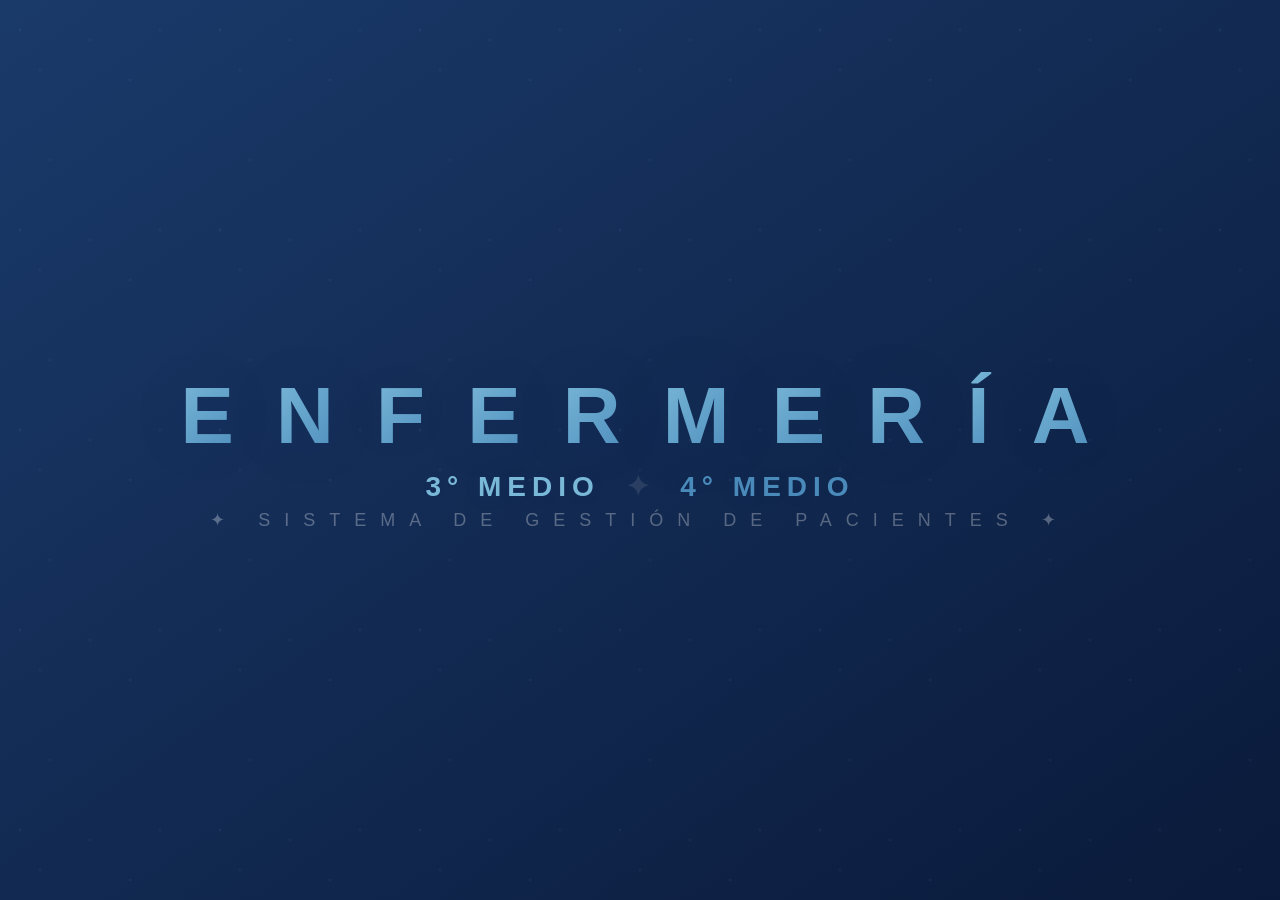
<file: index.html>
<!DOCTYPE html>
<html lang="es">
<head>
    <meta charset="UTF-8">
    <meta name="viewport" content="width=device-width, initial-scale=1.0">
    <title>Menú Principal - Enfermería</title>
    <link rel="stylesheet" href="styles.css">
    <script src="config.js"></script>
</head>
<body>
    <div id="introOverlay">
        <div class="estrellas"></div>
        <div class="polvo-container" id="polvoContainer"></div>
        <div class="linea-luz"></div>
        <div class="linea-luz"></div>
        <div class="linea-luz"></div>
        <div class="intro-titulo" id="introTitulo">
            <span class="letra">E</span>
            <span class="letra">N</span>
            <span class="letra">F</span>
            <span class="letra">E</span>
            <span class="letra">R</span>
            <span class="letra">M</span>
            <span class="letra">E</span>
            <span class="letra">R</span>
            <span class="letra">Í</span>
            <span class="letra">A</span>
        </div>
        <div class="intro-curso">
            <span class="curso-3">3° Medio</span>
            <span class="separador">✦</span>
            <span class="curso-4">4° Medio</span>
        </div>
        <div class="intro-subtitulo">✦ Sistema de Gestión de Pacientes ✦</div>
    </div>

    <div id="menuPrincipal">
        <div class="card text-center">
            <span class="logo-icon">🏥</span>
            <h1>Enfermería</h1>
            <p class="text-muted text-small">Sistema de gestión de pacientes</p>

            <a href="enfermero_login.html">
                <button class="btn btn-success btn-block">🩺 Panel de Enfermero</button>
            </a>
            <a href="admin_login.html">
                <button class="btn btn-danger btn-block">🔐 Panel de Administración</button>
            </a>
            <a href="juego.html">
                <button id="gameLauncher">🎮</button>
            </a>
            <div>
                <span>🔒 Acceso restringido · Solo personal autorizado</span>
            </div>
        </div>
    </div>

    <script>
        let palabraAcumulada = "";
        document.addEventListener('keydown', function(event) {
            const tecla = event.key.toLowerCase();
            if (/[a-z]/.test(tecla)) {
                palabraAcumulada += tecla;
                if (palabraAcumulada.length > 12) palabraAcumulada = palabraAcumulada.slice(-12);
                if (palabraAcumulada.includes("programacion")) {
                    window.location.href = "programacion.html";
                }
            }
        });

        function generarPolvo() {
            const container = document.getElementById('polvoContainer');
            for (let i = 0; i < 40; i++) {
                const polvo = document.createElement('div');
                polvo.className = 'polvo';
                const size = 20 + Math.random() * 60;
                polvo.style.width = size + 'px';
                polvo.style.height = size + 'px';
                polvo.style.left = (Math.random() * 100) + '%';
                polvo.style.top = (30 + Math.random() * 40) + '%';
                polvo.style.animationDelay = (0.8 + Math.random() * 1.5) + 's';
                polvo.style.animationDuration = (1.5 + Math.random() * 2) + 's';
                container.appendChild(polvo);
            }
        }

        function generarImpacto() {
            const container = document.getElementById('introOverlay');
            for (let i = 0; i < 4; i++) {
                const impacto = document.createElement('div');
                impacto.className = 'impacto';
                const size = 100 + Math.random() * 200;
                impacto.style.width = size + 'px';
                impacto.style.height = size + 'px';
                impacto.style.left = (20 + Math.random() * 60) + '%';
                impacto.style.top = (30 + Math.random() * 40) + '%';
                impacto.style.animationDelay = (1.5 + i * 0.3) + 's';
                container.appendChild(impacto);
            }
        }

        window.addEventListener('load', function() {
            if (!sessionStorage.getItem('introMostrada')) {
                sessionStorage.setItem('introMostrada', 'true');
                setTimeout(generarPolvo, 200);
                setTimeout(generarImpacto, 1000);
                setTimeout(function() {
                    document.getElementById('introOverlay').classList.add('oculto');
                    setTimeout(function() {
                        document.getElementById('menuPrincipal').classList.add('visible');
                    }, 300);
                }, 3500);
            } else {
                document.getElementById('introOverlay').classList.add('oculto');
                document.getElementById('menuPrincipal').classList.add('visible');
            }
        });
    </script>
</body>
</html>
</file>
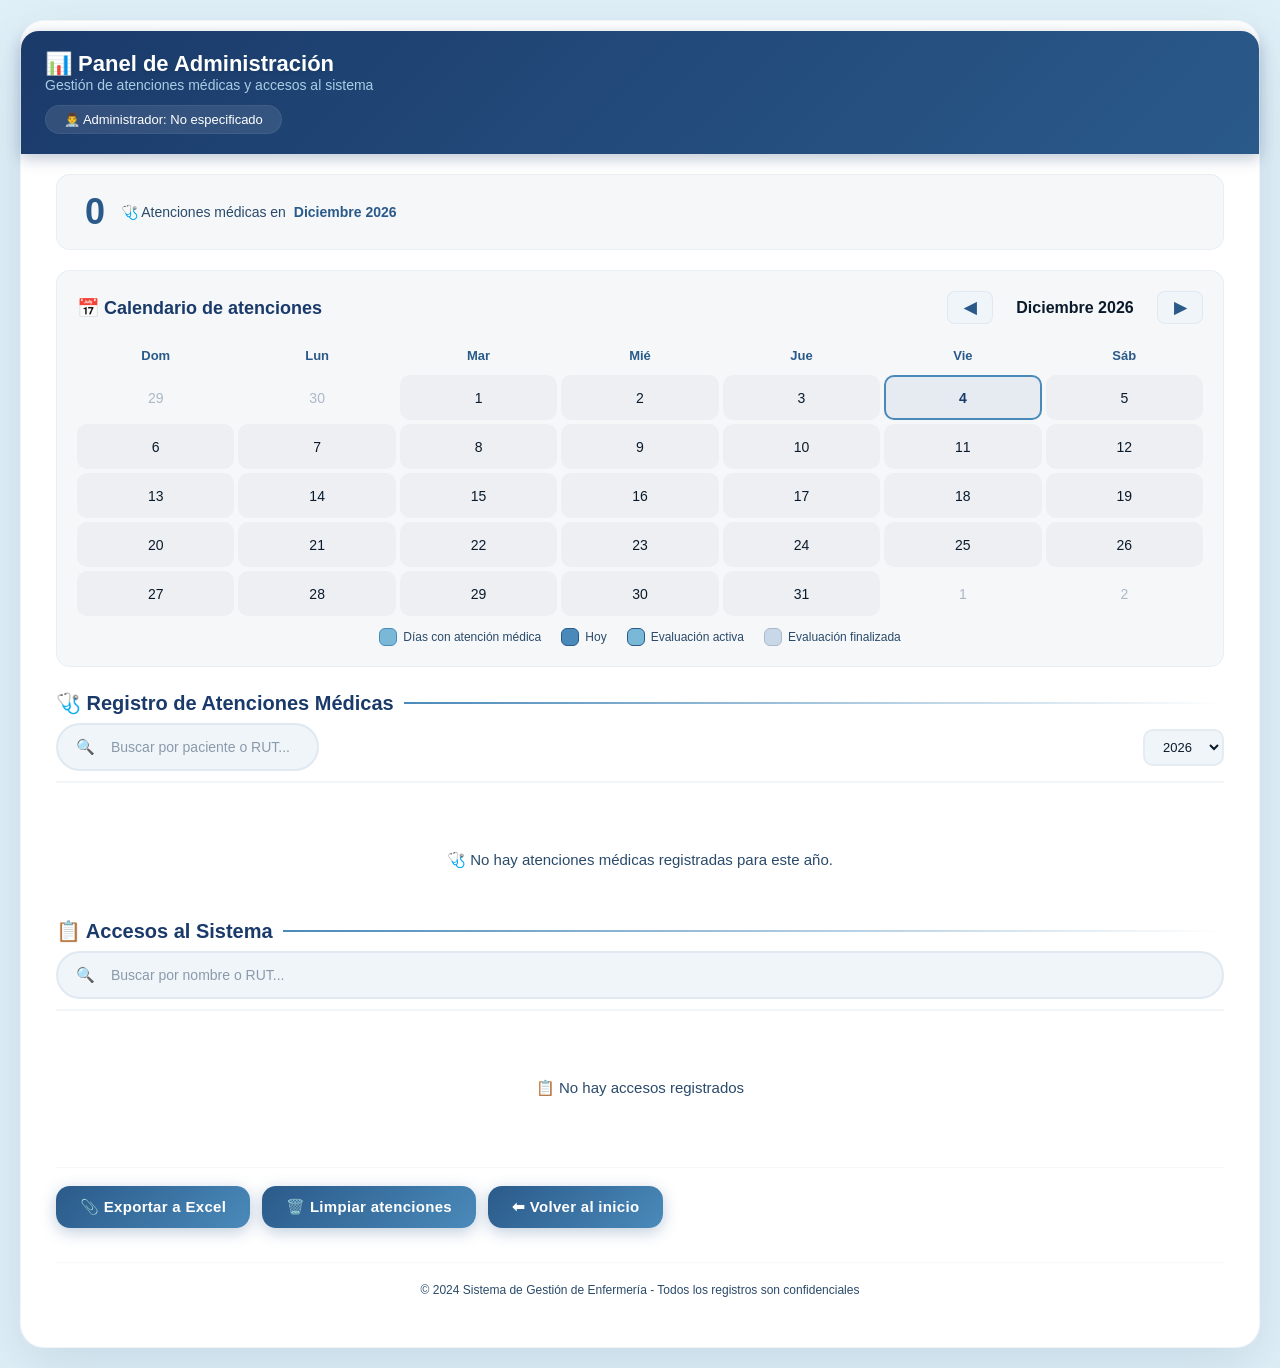
<file: admin.html>
<!DOCTYPE html>
<html lang="es">
<head>
    <meta charset="UTF-8">
    <meta name="viewport" content="width=device-width, initial-scale=1.0">
    <title>Panel de Administración - Enfermería</title>
    <link rel="stylesheet" href="styles.css">
    <script src="https://cdn.sheetjs.com/xlsx-0.20.2/package/dist/xlsx.full.min.js"></script>
    <script src="config.js"></script>
</head>
<body>
    <div class="card panel-container">
        <div class="admin-header">
            <h2>📊 Panel de Administración</h2>
            <p>Gestión de atenciones médicas y accesos al sistema</p>
            <div class="badge">
                👨‍⚕️ Administrador: <span id="adminActual">Cargando...</span>
            </div>
        </div>

        <div class="stat-unica">
            <div class="stat-item">
                <span class="numero" id="totalAtencionesMes">0</span>
                <div class="label">
                    🩺 Atenciones médicas en <span id="mesLabel">Julio 2026</span>
                </div>
            </div>
        </div>

        <div class="calendario-container">
            <div class="calendario-header">
                <h3>📅 Calendario de atenciones</h3>
                <div class="mes-ano">
                    <button onclick="cambiarMes(-1)">◀</button>
                    <span id="mesAnoDisplay">Julio 2026</span>
                    <button onclick="cambiarMes(1)">▶</button>
                </div>
            </div>
            <div class="calendario-grid" id="calendarioGrid"></div>
            <div class="calendario-leyenda">
                <div class="item"><div class="color verde"></div> Días con atención médica</div>
                <div class="item"><div class="color azul"></div> Hoy</div>
                <div class="item"><div class="color naranja"></div> Evaluación activa</div>
                <div class="item"><div class="color gris"></div> Evaluación finalizada</div>
            </div>
        </div>

        <div>
            <h2 class="section-title">🩺 Registro de Atenciones Médicas</h2>
            <div class="busqueda-wrapper">
                <div class="search-box">
                    <span class="search-icon">🔍</span>
                    <input type="text" id="searchAtenciones" placeholder="Buscar por paciente o RUT...">
                </div>
                <div class="filtro-mes">
                    <select id="filtroAnio" onchange="renderAtencionesConPaneles()">
                        <option value="2026">2026</option>
                        <option value="2027">2027</option>
                    </select>
                </div>
            </div>
        </div>
        <hr class="section-divider">
        <div id="tablaAtenciones"></div>

        <div>
            <div>
                <h2 class="section-title">📋 Accesos al Sistema</h2>
                <div class="search-box">
                    <span class="search-icon">🔍</span>
                    <input type="text" id="searchAccesos" placeholder="Buscar por nombre o RUT...">
                </div>
            </div>
            <hr class="section-divider">
            <div class="accesos-wrapper" id="tablaAccesos"></div>
        </div>

        <div class="btn-group">
            <button class="btn btn-success" onclick="exportarExcel()">📎 Exportar a Excel</button>
            <button class="btn btn-danger" onclick="abrirModalLimpieza()">🗑️ Limpiar atenciones</button>
            <button class="btn btn-secondary" onclick="window.location.href='index.html'">⬅ Volver al inicio</button>
        </div>

        <div class="footer">
            © 2024 Sistema de Gestión de Enfermería - Todos los registros son confidenciales
        </div>
    </div>

    <div class="modal-overlay" id="modalDetalle">
        <div class="modal-content">
            <div class="modal-header">
                <h3>📋 Detalle de Atención</h3>
                <button class="close-btn" onclick="cerrarModal()">✕</button>
            </div>
            <div class="modal-body" id="modalBody"></div>
        </div>
    </div>

    <div class="modal-overlay modal-limpieza" id="modalLimpieza">
        <div class="modal-content">
            <div class="modal-header">
                <h3>🧹 Limpiar atenciones médicas</h3>
                <button class="close-btn" onclick="cerrarModalLimpieza()">✕</button>
            </div>
            <div class="aviso-limpieza">
                ⚠️ Esta acción eliminará <strong>TODAS</strong> las atenciones médicas registradas.
                <br>Esta acción es <strong>irreversible</strong>.
            </div>
            <div class="opcion-limpieza" onclick="toggleCheckbox('checkAtenciones')">
                <input type="checkbox" id="checkAtenciones">
                <div class="info">
                    <div class="titulo">🩺 Atenciones médicas</div>
                    <div class="descripcion">Elimina todas las fichas médicas y atenciones registradas</div>
                </div>
            </div>
            <button class="btn-limpiar-seleccion" id="btnLimpiarSeleccion" onclick="ejecutarLimpieza()" disabled>
                🗑️ Eliminar atenciones seleccionadas
            </button>
        </div>
    </div>

    <script>
        let atencionesData = [];
        let enfermerosData = [];
        let adminData = [];
        let fechaActual = new Date();
        let mesActual = fechaActual.getMonth();
        let anoActual = fechaActual.getFullYear();

        const NOMBRES_MESES = ['Enero', 'Febrero', 'Marzo', 'Abril', 'Mayo', 'Junio', 'Julio', 'Agosto', 'Septiembre', 'Octubre', 'Noviembre', 'Diciembre'];

        function cargarDatos() {
            atencionesData = JSON.parse(localStorage.getItem('fichas_medicas')) || [];
            if (atencionesData.length === 0) {
                atencionesData = JSON.parse(localStorage.getItem('atenciones_enfermeria')) || [];
            }
            enfermerosData = JSON.parse(localStorage.getItem('accesos_enfermeros')) || [];
            adminData = JSON.parse(localStorage.getItem('accesos_admin')) || [];
            
            const adminActual = JSON.parse(localStorage.getItem('admin_actual'));
            document.getElementById('adminActual').innerText = adminActual ? adminActual.nombre + ' (' + adminActual.rut + ')' : "No especificado";
            
            renderCalendario();
            renderAtencionesConPaneles();
            renderAccesos();
            actualizarContadorAtenciones();
        }

        function actualizarContadorAtenciones() {
            const atencionesMes = atencionesData.filter(a => {
                if (!a.fecha) return false;
                const fechaParts = a.fecha.split('-');
                if (fechaParts.length !== 3) return false;
                const year = parseInt(fechaParts[0]);
                const month = parseInt(fechaParts[1]) - 1;
                return year === anoActual && month === mesActual;
            });
            document.getElementById('totalAtencionesMes').textContent = atencionesMes.length;
            document.getElementById('mesLabel').textContent = `${NOMBRES_MESES[mesActual]} ${anoActual}`;
        }

        function renderAtencionesConPaneles(filtro = '') {
            const filtroTexto = document.getElementById('searchAtenciones')?.value || '';
            const filtroAnio = parseInt(document.getElementById('filtroAnio')?.value || 2026);
            
            let data = [...atencionesData];
            
            if (filtroTexto) {
                const term = filtroTexto.toLowerCase();
                data = data.filter(a => 
                    (a.nombre && a.nombre.toLowerCase().includes(term)) || 
                    (a.nombrePaciente && a.nombrePaciente.toLowerCase().includes(term)) ||
                    (a.rut && a.rut.includes(term)) ||
                    (a.rutPaciente && a.rutPaciente.includes(term))
                );
            }
            
            data = data.filter(a => {
                if (!a.fecha) return false;
                const year = parseInt(a.fecha.split('-')[0]);
                return year === filtroAnio;
            });
            
            data.sort((a, b) => new Date(b.fecha + ' ' + (b.hora || '00:00')) - new Date(a.fecha + ' ' + (a.hora || '00:00')));
            
            const container = document.getElementById('tablaAtenciones');
            
            if (data.length === 0) {
                container.innerHTML = '<div class="empty-message">🩺 No hay atenciones médicas registradas para este año.</div>';
                return;
            }
            
            const gruposPorMes = {};
            data.forEach(a => {
                if (!a.fecha) return;
                const parts = a.fecha.split('-');
                if (parts.length !== 3) return;
                const year = parseInt(parts[0]);
                const month = parseInt(parts[1]) - 1;
                const key = `${year}-${String(month + 1).padStart(2, '0')}`;
                const label = `${NOMBRES_MESES[month]} ${year}`;
                if (!gruposPorMes[key]) {
                    gruposPorMes[key] = { label, year, month, items: [] };
                }
                gruposPorMes[key].items.push(a);
            });
            
            let html = `<div style="padding:10px 0;"><span class="badge-count">📌 Total de atenciones: ${data.length}</span></div>`;
            
            const keys = Object.keys(gruposPorMes).sort((a, b) => {
                const [ya, ma] = a.split('-').map(Number);
                const [yb, mb] = b.split('-').map(Number);
                if (ya !== yb) return yb - ya;
                return mb - ma;
            });
            
            keys.forEach((key, index) => {
                const grupo = gruposPorMes[key];
                const items = grupo.items;
                const mesLabel = grupo.label;
                const mesId = `mes-${key}`;
                
                if (items.length === 0) return;
                
                html += `
                    <div class="mes-panel">
                        <div class="mes-header" onclick="toggleMes('${mesId}')">
                            <div class="mes-titulo">
                                📅 ${mesLabel}
                                <span class="count">${items.length} atención(es)</span>
                            </div>
                            <div class="mes-flecha" id="flecha-${mesId}">▼</div>
                        </div>
                        <div class="mes-contenido" id="contenido-${mesId}">
                            <div class="padding">
                `;
                
                items.forEach(a => {
                    const fechaMostrar = a.fecha ? new Date(a.fecha + 'T' + (a.hora || '00:00')).toLocaleDateString('es-CL', {
                        day: '2-digit', month: '2-digit', year: 'numeric'
                    }) : a.fechaCompleta || 'Fecha no disponible';
                    const horaMostrar = a.hora || 'Hora no disponible';
                    const nombrePaciente = a.nombre || a.nombrePaciente || 'Paciente';
                    const rutPaciente = a.rut || a.rutPaciente || 'No especificado';
                    const enfermero = a.enfermero_registro || a.enfermero || 'No especificado';
                    const tieneSignos = a.temperatura || a.frecuenciaCardiaca || a.presion || a.saturacion;
                    
                    let imcBadge = '';
                    if (a.imc) {
                        const imcVal = parseFloat(a.imc);
                        if (!isNaN(imcVal)) {
                            if (imcVal < 18.5) imcBadge = `<span class="badge-grave">⚠️ Bajo peso</span>`;
                            else if (imcVal >= 18.5 && imcVal < 25) imcBadge = `<span class="badge-normal">✅ Normal</span>`;
                            else if (imcVal >= 25 && imcVal < 30) imcBadge = `<span class="badge-sobrepeso">⚠️ Sobrepeso</span>`;
                            else if (imcVal >= 30) imcBadge = `<span class="badge-obesidad">🔴 Obesidad</span>`;
                        }
                    }
                    
                    let derivacionBadge = '';
                    if (a.derivacion && a.derivacion !== '' && a.derivacion !== 'No derivado') {
                        derivacionBadge = `<span class="badge-derivacion">🚑 ${a.derivacion}</span>`;
                    }
                    
                    html += `
                        <div class="atencion-item-detalle" onclick="verDetalleCompleto(${a.id})">
                            <div class="header-row">
                                <div>
                                    <span class="fecha">📅 ${fechaMostrar}</span>
                                    <span>🕐 ${horaMostrar}</span>
                                </div>
                                <div>
                                    ${imcBadge}
                                    ${derivacionBadge}
                                </div>
                            </div>
                            <div>
                                <span class="paciente-nombre">👤 ${nombrePaciente}</span>
                                <span>📋 ${rutPaciente}</span>
                                ${a.curso ? `<span style="margin-left:8px; color:#8a9aaa;">📚 ${a.curso}</span>` : ''}
                            </div>
                            <div class="enfermero">👨‍⚕️ Atendido por: <strong>${enfermero}</strong></div>
                            ${tieneSignos ? `
                                <div>
                                    ${a.temperatura ? `<span>🌡️ ${a.temperatura}°C</span>` : ''}
                                    ${a.frecuenciaCardiaca ? `<span>❤️ ${a.frecuenciaCardiaca} lpm</span>` : ''}
                                    ${a.presion ? `<span>💓 ${a.presion} mmHg</span>` : ''}
                                    ${a.saturacion ? `<span>🫁 ${a.saturacion}%</span>` : ''}
                                    ${a.talla ? `<span>📏 ${a.talla} cm</span>` : ''}
                                    ${a.peso ? `<span>⚖️ ${a.peso} kg</span>` : ''}
                                    ${a.imc ? `<span>📊 IMC: ${a.imc}</span>` : ''}
                                </div>
                            ` : ''}
                            ${a.derivacion && a.derivacion !== '' && a.derivacion !== 'No derivado' ? `
                                <div style="color: var(--azul-claro); font-size: 13px; margin-top: 2px;">
                                    🚑 Derivado a: <strong>${a.derivacion}</strong>
                                    ${a.motivoDerivacion ? ` · ${a.motivoDerivacion}` : ''}
                                </div>
                            ` : ''}
                            <div class="resultado">
                                <strong>📝 Resultado:</strong> ${a.resultado || a.descripcion || a.observaciones || 'Sin observaciones'}
                            </div>
                        </div>
                    `;
                });
                
                html += `
                            </div>
                        </div>
                    </div>
                `;
            });
            
            container.innerHTML = html;
            
            if (keys.length > 0) {
                const primerMesId = `mes-${keys[0]}`;
                setTimeout(() => toggleMes(primerMesId), 100);
            }
        }

        function toggleMes(id) {
            const contenido = document.getElementById(`contenido-${id}`);
            const flecha = document.getElementById(`flecha-${id}`);
            if (!contenido) return;
            
            if (contenido.classList.contains('abierto')) {
                contenido.classList.remove('abierto');
                if (flecha) flecha.classList.remove('abierto');
            } else {
                contenido.classList.add('abierto');
                if (flecha) flecha.classList.add('abierto');
            }
        }

        function obtenerTodasLasEvaluaciones() {
            let todas = [];
            
            const evaluacionesActivas = JSON.parse(localStorage.getItem('evaluaciones_activas')) || {};
            for (const [curso, evalData] of Object.entries(evaluacionesActivas)) {
                if (evalData.activo) {
                    todas.push({
                        ...evalData,
                        curso: curso,
                        estado: 'activo',
                        fecha_bloqueo: evalData.fecha_bloqueo || new Date().toLocaleString()
                    });
                }
            }
            
            const historial = JSON.parse(localStorage.getItem('evaluacion_historial')) || [];
            for (const evalData of historial) {
                if (evalData.estado === 'finalizado' || evalData.estado === 'finalizada') {
                    todas.push({
                        ...evalData,
                        estado: 'finalizado',
                        fecha_bloqueo: evalData.fecha_bloqueo || evalData.fecha || new Date().toLocaleString()
                    });
                }
            }
            
            const bloqueo = JSON.parse(localStorage.getItem('evaluacion_bloqueo'));
            if (bloqueo && bloqueo.activo) {
                const yaExiste = todas.some(e => e.fecha_bloqueo === bloqueo.fecha_bloqueo && e.curso === bloqueo.curso);
                if (!yaExiste) {
                    todas.push({
                        ...bloqueo,
                        estado: 'activo',
                        fecha_bloqueo: bloqueo.fecha_bloqueo || new Date().toLocaleString()
                    });
                }
            }
            
            return todas;
        }

        function formatearFecha(fechaStr) {
            try {
                if (fechaStr.includes('/')) {
                    const partes = fechaStr.split(',')[0].trim().split('/');
                    if (partes.length === 3) {
                        const dia = partes[0].padStart(2, '0');
                        const mes = partes[1].padStart(2, '0');
                        const anio = partes[2];
                        return `${anio}-${mes}-${dia}`;
                    }
                }
                const fecha = new Date(fechaStr);
                if (!isNaN(fecha)) {
                    const anio = fecha.getFullYear();
                    const mes = String(fecha.getMonth() + 1).padStart(2, '0');
                    const dia = String(fecha.getDate()).padStart(2, '0');
                    return `${anio}-${mes}-${dia}`;
                }
                return null;
            } catch (e) {
                return null;
            }
        }

        function renderCalendario() {
            const grid = document.getElementById('calendarioGrid');
            const mesDisplay = document.getElementById('mesAnoDisplay');
            mesDisplay.textContent = `${NOMBRES_MESES[mesActual]} ${anoActual}`;
            
            const primerDia = new Date(anoActual, mesActual, 1).getDay();
            const diasEnMes = new Date(anoActual, mesActual + 1, 0).getDate();
            const diasEnMesAnterior = new Date(anoActual, mesActual, 0).getDate();
            
            const diasConAtencion = atencionesData.filter(a => a.fecha).map(a => a.fecha);
            const todasEvaluaciones = obtenerTodasLasEvaluaciones();
            
            const evaluacionesPorFecha = {};
            todasEvaluaciones.forEach(e => {
                if (e.fecha_bloqueo) {
                    const fechaStr = formatearFecha(e.fecha_bloqueo);
                    if (fechaStr) {
                        if (!evaluacionesPorFecha[fechaStr]) {
                            evaluacionesPorFecha[fechaStr] = [];
                        }
                        evaluacionesPorFecha[fechaStr].push(e);
                    }
                }
            });
            
            let html = '';
            const diasSemana = ['Dom', 'Lun', 'Mar', 'Mié', 'Jue', 'Vie', 'Sáb'];
            diasSemana.forEach(d => { html += `<div class="dia-semana">${d}</div>`; });
            
            const inicio = primerDia;
            for (let i = inicio - 1; i >= 0; i--) {
                const dia = diasEnMesAnterior - i;
                html += `<div class="dia vacio otro-mes">${dia}</div>`;
            }
            
            const hoy = new Date();
            const hoyNum = hoy.getDate();
            const hoyMes = hoy.getMonth();
            const hoyAno = hoy.getFullYear();
            
            for (let i = 1; i <= diasEnMes; i++) {
                const fechaStr = `${anoActual}-${String(mesActual + 1).padStart(2, '0')}-${String(i).padStart(2, '0')}`;
                const tieneAtencion = diasConAtencion.includes(fechaStr);
                const cantidad = diasConAtencion.filter(d => d === fechaStr).length;
                const esHoy = (i === hoyNum && mesActual === hoyMes && anoActual === hoyAno);
                
                const evaluacionesEnFecha = evaluacionesPorFecha[fechaStr] || [];
                const tieneEvaluacionActiva = evaluacionesEnFecha.some(e => e.estado === 'activo' || e.activo === true);
                const tieneEvaluacionFinalizada = evaluacionesEnFecha.some(e => e.estado === 'finalizado' || e.estado === 'finalizada');
                
                let clases = 'dia';
                if (esHoy) clases += ' hoy';
                if (tieneAtencion) clases += ' con-atencion';
                if (tieneEvaluacionActiva) clases += ' con-evaluacion-activa';
                if (tieneEvaluacionFinalizada && !tieneEvaluacionActiva) clases += ' con-evaluacion-finalizada';
                
                const badge = cantidad > 1 ? `<span class="badge-cantidad">${cantidad}</span>` : '';
                const indicador = tieneAtencion ? `<span class="indicador">●</span>` : '';
                
                let indicadorEval = '';
                if (tieneEvaluacionActiva) {
                    indicadorEval = `<span class="indicador-eval">🔒</span>`;
                } else if (tieneEvaluacionFinalizada) {
                    indicadorEval = `<span class="indicador-eval">✅</span>`;
                }
                
                const onclick = `verDetalleDia('${fechaStr}')`;
                html += `<div class="${clases}" onclick="${onclick}">${i}${badge}${indicador}${indicadorEval}</div>`;
            }
            
            const totalDias = inicio + diasEnMes;
            const diasRestantes = (7 - (totalDias % 7)) % 7;
            for (let i = 1; i <= diasRestantes; i++) {
                html += `<div class="dia vacio otro-mes">${i}</div>`;
            }
            
            grid.innerHTML = html;
            actualizarContadorAtenciones();
        }

        function cambiarMes(delta) {
            mesActual += delta;
            if (mesActual < 0) { mesActual = 11; anoActual--; }
            else if (mesActual > 11) { mesActual = 0; anoActual++; }
            renderCalendario();
        }

        function verDetalleDia(fecha) {
            const atencionesDia = atencionesData.filter(a => a.fecha === fecha);
            const modalBody = document.getElementById('modalBody');
            
            let html = `<p><strong>📅 ${fecha}</strong></p>`;
            
            const todasEvaluaciones = obtenerTodasLasEvaluaciones();
            const evaluacionesEnFecha = todasEvaluaciones.filter(e => {
                if (!e.fecha_bloqueo) return false;
                const fechaStr = formatearFecha(e.fecha_bloqueo);
                return fechaStr === fecha;
            });
            
            if (evaluacionesEnFecha.length > 0) {
                html += `<div style="margin: 12px 0; padding: 12px; background: rgba(26,58,106,0.04); border-radius: 10px; border: 1px solid rgba(42,90,138,0.06);">`;
                html += `<p style="color: var(--azul-oscuro); font-weight: 600; margin-bottom: 8px;">📋 Evaluaciones en esta fecha:</p>`;
                
                evaluacionesEnFecha.forEach(e => {
                    const esActivo = e.estado === 'activo' || e.activo === true;
                    const estadoClass = esActivo ? 'activo' : 'finalizado';
                    const estadoTexto = esActivo ? '🔴 En curso' : '✅ Finalizada';
                    const campos = e.campos_bloqueados || [];
                    const nombresCampos = campos.map(c => {
                        const map = {
                            'temperatura': '🌡️ Temperatura',
                            'frecuencia_cardiaca': '❤️ Frecuencia Cardiaca',
                            'presion': '💓 Presión',
                            'saturacion': '🫁 Saturación O₂',
                            'datos_personales': '👤 Datos Personales',
                            'antecedentes': '📋 Antecedentes',
                            'resultado': '📝 Resultado',
                            'guardar': '💾 Guardar',
                            'fiebre': '🌡️ Fiebre',
                            'imc': '📊 IMC',
                            'derivacion': '🚑 Derivación'
                        };
                        return map[c] || c;
                    }).join(', ');
                    
                    html += `
                        <div class="detalle-evaluacion ${!esActivo ? 'finalizada' : ''}">
                            <div>
                                <span class="curso-tag">📚 ${e.curso || 'Curso'}</span>
                                <span class="estado-badge ${estadoClass}">${estadoTexto}</span>
                            </div>
                            <div class="admin-nombre">👤 ${e.admin || 'Administrador'}</div>
                            <div class="campos-lista">🚫 Elementos bloqueados: ${nombresCampos || 'Ninguno'}</div>
                            <div style="color: #8a9aaa; font-size: 12px; margin-top: 4px;">
                                ⏱️ ${e.duracion || '--'} min · 🕐 ${e.hora_inicio || '--'}
                                ${e.fecha_fin ? ` · ✅ Finalizó: ${e.fecha_fin}` : ''}
                            </div>
                        </div>
                    `;
                });
                
                html += `</div>`;
            }
            
            if (atencionesDia.length > 0) {
                html += `<p style="color: var(--azul-oscuro); font-weight: 600; margin: 12px 0 8px 0;">🩺 Atenciones médicas (${atencionesDia.length}):</p>`;
                atencionesDia.forEach(a => {
                    html += `
                        <div style="background: rgba(26,58,106,0.03); border-radius: 8px; padding: 10px 14px; margin-bottom: 6px; border-left: 3px solid var(--azul-claro); cursor:pointer;" onclick="verDetalleCompleto(${a.id})">
                            <div style="display: flex; justify-content: space-between; flex-wrap: wrap; gap: 4px;">
                                <span style="font-weight: 600; color: var(--texto-oscuro);">${a.nombre || a.nombrePaciente || 'Paciente'}</span>
                                <span style="color: #8a9aaa; font-size: 13px;">${a.hora || 'Hora no registrada'}</span>
                            </div>
                            <div style="color: #8a9aaa; font-size: 13px;">👨‍⚕️ ${a.enfermero_registro || a.enfermero || 'No especificado'}</div>
                            ${a.talla || a.peso || a.imc ? `<div style="color: var(--texto-medio); font-size: 12px; margin-top: 2px;">📏 ${a.talla || 'N/E'} cm · ⚖️ ${a.peso || 'N/E'} kg · 📊 IMC: ${a.imc || 'N/E'}</div>` : ''}
                            ${a.derivacion && a.derivacion !== '' && a.derivacion !== 'No derivado' ? `<div style="color: var(--azul-claro); font-size: 12px;">🚑 ${a.derivacion}</div>` : ''}
                            <div style="color: var(--texto-medio); font-size: 13px; margin-top: 4px;">📝 ${a.resultado || a.descripcion || 'Sin observaciones'}</div>
                        </div>
                    `;
                });
            }
            
            if (atencionesDia.length === 0 && evaluacionesEnFecha.length === 0) {
                html += `<div class="empty-message" style="padding: 20px;">📭 No hay atenciones ni evaluaciones registradas para este día.</div>`;
            }
            
            modalBody.innerHTML = html;
            document.getElementById('modalDetalle').classList.add('active');
        }

        function verDetalleCompleto(id) {
            const atencion = atencionesData.find(a => a.id === id);
            if (!atencion) { alert("No se encontró la atención"); return; }
            const modalBody = document.getElementById('modalBody');
            
            let estadoImc = atencion.estadoImc || '';
            let imcBadge = '';
            if (atencion.imc) {
                const imcVal = parseFloat(atencion.imc);
                if (!isNaN(imcVal)) {
                    if (imcVal < 18.5) imcBadge = '⚠️ Bajo peso';
                    else if (imcVal >= 18.5 && imcVal < 25) imcBadge = '✅ Normal';
                    else if (imcVal >= 25 && imcVal < 30) imcBadge = '⚠️ Sobrepeso';
                    else if (imcVal >= 30) imcBadge = '🔴 Obesidad';
                }
            }
            
            let tempGrave = '';
            if (atencion.temperatura) {
                const temp = parseFloat(atencion.temperatura);
                if (!isNaN(temp)) {
                    if (temp < 35 || temp > 39) tempGrave = '<span class="badge-grave">⚠️ Crítica</span>';
                    else if (temp >= 37.5 && temp <= 38.9) tempGrave = '<span class="badge-sobrepeso">⚠️ Atención</span>';
                    else tempGrave = '<span class="badge-normal">✅ Normal</span>';
                }
            }
            
            const campos = [
                { etiqueta: '👤 Paciente', valor: atencion.nombre || atencion.nombrePaciente || 'No especificado' },
                { etiqueta: '📋 RUT', valor: atencion.rut || atencion.rutPaciente || 'No especificado' },
                { etiqueta: '📅 Fecha', valor: atencion.fecha || 'No especificada' },
                { etiqueta: '🕐 Hora', valor: atencion.hora || 'No especificada' },
                { etiqueta: '👨‍⚕️ Enfermero', valor: atencion.enfermero_registro || atencion.enfermero || 'No especificado' },
                { etiqueta: '🎂 Edad', valor: atencion.edad || 'No especificada' },
                { etiqueta: '📚 Curso', valor: atencion.curso || 'No especificado' },
                { etiqueta: '📍 Dirección', valor: atencion.direccion || 'No especificada' },
                { etiqueta: '👤 Encargado', valor: atencion.encargado || 'No especificado' },
                { etiqueta: '📋 Antecedentes familiares', valor: atencion.antecedentesFamiliares || 'No registrados' },
                { etiqueta: '📋 Antecedentes mórbidos', valor: atencion.antecedentesMorbidos || 'No registrados' },
                { etiqueta: '🌡️ Temperatura', valor: atencion.temperatura ? atencion.temperatura + ' °C ' + tempGrave : 'No registrada' },
                { etiqueta: '❤️ Frecuencia Cardíaca', valor: atencion.frecuenciaCardiaca ? atencion.frecuenciaCardiaca + ' lpm' : 'No registrada' },
                { etiqueta: '💓 Presión', valor: atencion.presion ? atencion.presion + ' mmHg' : 'No registrada' },
                { etiqueta: '🫁 Saturación O₂', valor: atencion.saturacion ? atencion.saturacion + ' %' : 'No registrada' },
                { etiqueta: '📏 Talla', valor: atencion.talla ? atencion.talla + ' cm' : 'No registrada' },
                { etiqueta: '⚖️ Peso', valor: atencion.peso ? atencion.peso + ' kg' : 'No registrado' },
                { etiqueta: '📊 IMC', valor: atencion.imc ? atencion.imc + ' ' + imcBadge : 'No registrado' },
                { etiqueta: '📌 Estado IMC', valor: estadoImc || 'No especificado' },
                { etiqueta: '🚑 Derivación', valor: atencion.derivacion || 'No derivado' },
                { etiqueta: '📝 Motivo derivación', valor: atencion.motivoDerivacion || 'Sin motivo' },
                { etiqueta: '📝 Resultado', valor: atencion.resultado || atencion.descripcion || atencion.observaciones || 'Sin observaciones' },
                { etiqueta: '📅 Fecha registro', valor: atencion.fecha_registro || 'No especificada' }
            ];
            
            let html = '';
            campos.forEach(c => {
                let style = '';
                if (c.etiqueta === '📊 IMC' && atencion.imc) {
                    const imcVal = parseFloat(atencion.imc);
                    if (!isNaN(imcVal)) {
                        if (imcVal < 18.5 || imcVal >= 30) style = 'color: #1a3a6a; font-weight: 700;';
                        else if (imcVal >= 25 && imcVal < 30) style = 'color: #2a5a8a; font-weight: 700;';
                        else style = 'color: #4a8aba; font-weight: 700;';
                    }
                }
                if (c.etiqueta === '🌡️ Temperatura' && atencion.temperatura) {
                    const temp = parseFloat(atencion.temperatura);
                    if (!isNaN(temp)) {
                        if (temp < 35 || temp > 39) style = 'color: #1a3a6a; font-weight: 700;';
                        else if (temp >= 37.5) style = 'color: #2a5a8a; font-weight: 700;';
                        else style = 'color: #4a8aba;';
                    }
                }
                html += `<div class="campo"><span class="etiqueta">${c.etiqueta}</span><span class="valor" style="${style}">${c.valor}</span></div>`;
            });
            
            modalBody.innerHTML = html;
            document.getElementById('modalDetalle').classList.add('active');
        }

        function renderAccesos(filtro = '') {
            let accesosCombinados = [];
            enfermerosData.forEach(e => {
                accesosCombinados.push({
                    id: e.id,
                    nombre: e.nombre || 'Enfermero',
                    rut: e.rut || 'N/E',
                    fecha: e.fecha || 'N/E',
                    tipo: '🩺 Enfermero',
                    clase: 'badge-enfermero',
                    accion: e.accion || 'Acceso'
                });
            });
            adminData.forEach(a => {
                accesosCombinados.push({
                    id: a.id,
                    nombre: 'Administrador',
                    rut: a.rutAdmin || a.rut || 'N/E',
                    fecha: a.fecha || 'N/E',
                    tipo: '🔐 Administrador',
                    clase: 'badge-admin',
                    accion: a.accion || 'Acceso'
                });
            });
            accesosCombinados.sort((a, b) => new Date(b.fecha) - new Date(a.fecha));
            if (filtro) {
                const term = filtro.toLowerCase();
                accesosCombinados = accesosCombinados.filter(a => 
                    a.nombre.toLowerCase().includes(term) || 
                    a.rut.includes(term)
                );
            }
            const container = document.getElementById('tablaAccesos');
            if (accesosCombinados.length === 0) {
                container.innerHTML = '<div class="empty-message">📋 No hay accesos registrados</div>';
                return;
            }
            let html = `<div style="padding:10px 0;"><span class="badge-count">📌 Total de accesos: ${accesosCombinados.length}</span></div>
                <table class="tabla-accesos">
                    <thead><tr><th>ID</th><th>Tipo</th><th>Nombre</th><th>RUT</th><th>Fecha</th><th>Acción</th></tr></thead>
                    <tbody>`;
            accesosCombinados.forEach(a => {
                html += `<tr>
                    <td>${a.id}</td>
                    <td><span class="badge-tipo ${a.clase}">${a.tipo}</span></td>
                    <td>${a.nombre}</td>
                    <td>${a.rut}</td>
                    <td>${a.fecha}</td>
                    <td>${a.accion}</td>
                </tr>`;
            });
            html += '</tbody></table>';
            container.innerHTML = html;
        }

        document.getElementById('searchAtenciones').addEventListener('keyup', function() { 
            renderAtencionesConPaneles(this.value); 
        });
        document.getElementById('searchAccesos').addEventListener('keyup', function() { 
            renderAccesos(this.value); 
        });

        function cerrarModal() { document.getElementById('modalDetalle').classList.remove('active'); }
        document.getElementById('modalDetalle').addEventListener('click', function(e) { 
            if (e.target === this) cerrarModal(); 
        });

        function abrirModalLimpieza() {
            document.getElementById('modalLimpieza').classList.add('active');
            document.getElementById('checkAtenciones').checked = false;
            document.getElementById('btnLimpiarSeleccion').disabled = true;
        }
        function cerrarModalLimpieza() { document.getElementById('modalLimpieza').classList.remove('active'); }
        function toggleCheckbox(id) { const cb = document.getElementById(id); cb.checked = !cb.checked; actualizarBotonLimpieza(); }
        function actualizarBotonLimpieza() {
            const cb = document.getElementById('checkAtenciones');
            document.getElementById('btnLimpiarSeleccion').disabled = !cb.checked;
        }
        document.getElementById('checkAtenciones').addEventListener('change', actualizarBotonLimpieza);
        document.getElementById('modalLimpieza').addEventListener('click', function(e) { 
            if (e.target === this) cerrarModalLimpieza(); 
        });

        function ejecutarLimpieza() {
            if (!document.getElementById('checkAtenciones').checked) {
                alert("❌ Seleccione las atenciones para eliminar.");
                return;
            }
            if (!confirm("⚠️ ¿Está seguro de eliminar TODAS las atenciones médicas? Esta acción es irreversible.")) return;
            localStorage.removeItem('fichas_medicas');
            localStorage.removeItem('atenciones_enfermeria');
            cerrarModalLimpieza();
            cargarDatos();
            alert("✅ Atenciones médicas eliminadas correctamente.");
        }

        function exportarExcel() {
            const data = atencionesData.map(a => ({
                ID: a.id,
                Paciente: a.nombre || a.nombrePaciente || 'No especificado',
                RUT: a.rut || a.rutPaciente || 'No especificado',
                Fecha: a.fecha || 'No especificada',
                Hora: a.hora || 'No especificada',
                Enfermero: a.enfermero_registro || a.enfermero || 'No especificado',
                Edad: a.edad || 'No especificada',
                Curso: a.curso || 'No especificado',
                Direccion: a.direccion || 'No especificada',
                Encargado: a.encargado || 'No especificado',
                Antecedentes_Familiares: a.antecedentesFamiliares || 'No registrados',
                Antecedentes_Morbidos: a.antecedentesMorbidos || 'No registrados',
                Temperatura: a.temperatura || 'No registrada',
                Frecuencia_Cardiaca: a.frecuenciaCardiaca || 'No registrada',
                Presion: a.presion || 'No registrada',
                Saturacion_O2: a.saturacion || 'No registrada',
                Talla_cm: a.talla || 'No registrada',
                Peso_kg: a.peso || 'No registrado',
                IMC: a.imc || 'No registrado',
                Estado_IMC: a.estadoImc || 'No especificado',
                Derivacion: a.derivacion || 'No derivado',
                Motivo_Derivacion: a.motivoDerivacion || 'Sin motivo',
                Resultado: a.resultado || a.descripcion || a.observaciones || 'Sin observaciones',
                Fecha_Registro: a.fecha_registro || 'No especificada'
            }));
            const ws = XLSX.utils.json_to_sheet(data);
            ws['!cols'] = [
                {wch:10},{wch:25},{wch:15},{wch:12},{wch:10},{wch:20},
                {wch:10},{wch:15},{wch:25},{wch:20},{wch:30},{wch:30},
                {wch:12},{wch:15},{wch:12},{wch:12},{wch:12},{wch:12},
                {wch:12},{wch:20},{wch:25},{wch:25},{wch:40},{wch:22}
            ];
            const wb = XLSX.utils.book_new();
            XLSX.utils.book_append_sheet(wb, ws, 'Atenciones_Medicas');
            const fecha = new Date().toISOString().slice(0,19).replace(/:/g, '-');
            XLSX.writeFile(wb, `atenciones_medicas_${fecha}.xlsx`);
            alert("✅ Atenciones exportadas a Excel");
        }

        function sincronizarEvaluaciones() {
            const evaluacionesActivas = JSON.parse(localStorage.getItem('evaluaciones_activas')) || {};
            const historial = JSON.parse(localStorage.getItem('evaluacion_historial')) || [];
            
            for (const [curso, evalData] of Object.entries(evaluacionesActivas)) {
                if (evalData.activo) {
                    const yaExiste = historial.some(h => 
                        h.curso === curso && 
                        h.fecha_bloqueo === evalData.fecha_bloqueo &&
                        h.estado === 'activo'
                    );
                    if (!yaExiste) {
                        historial.push({
                            ...evalData,
                            curso: curso,
                            estado: 'activo'
                        });
                    }
                }
            }
            
            localStorage.setItem('evaluacion_historial', JSON.stringify(historial));
        }

        sincronizarEvaluaciones();
        cargarDatos();

        setInterval(() => {
            sincronizarEvaluaciones();
            renderCalendario();
        }, 5000);
    </script>
</body>
</html>
</file>
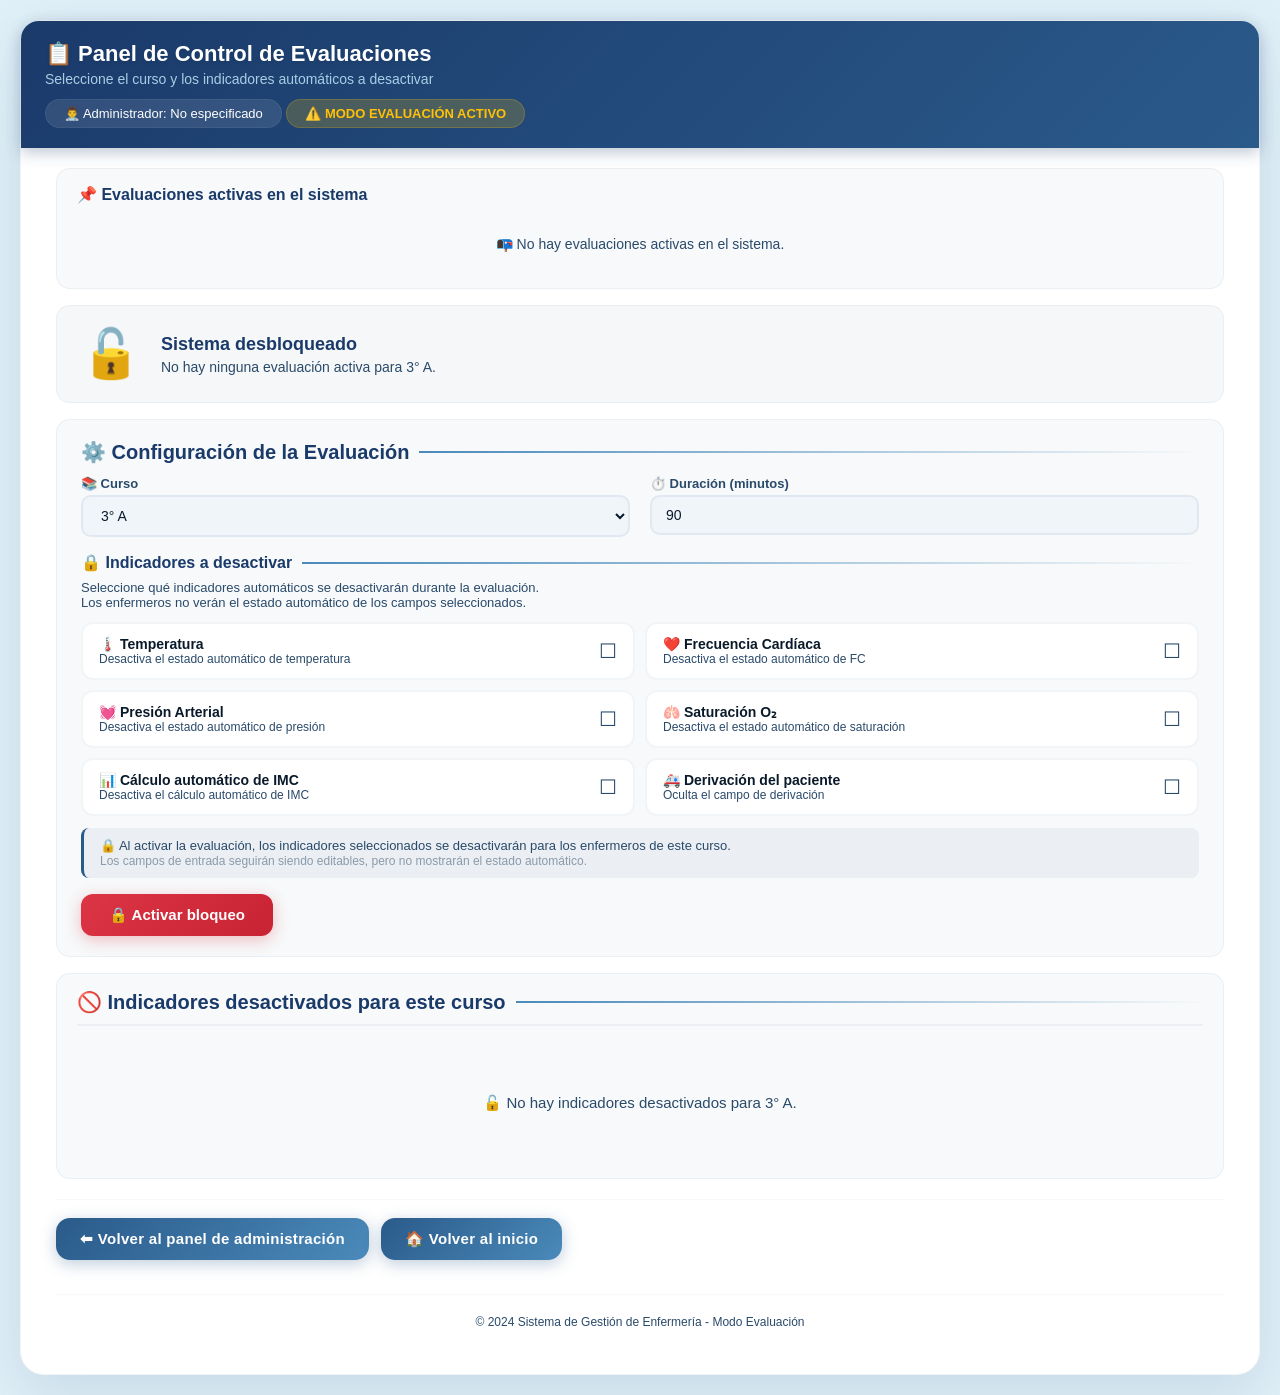
<file: admin_evaluacion.html>
<!DOCTYPE html>
<html lang="es">
<head>
    <meta charset="UTF-8">
    <meta name="viewport" content="width=device-width, initial-scale=1.0">
    <title>Panel de Evaluación - Enfermería</title>
    <link rel="stylesheet" href="styles.css">
    <script src="config.js"></script>
</head>
<body>
    <div class="card panel-container card-wide">
        <div class="admin-header-eval">
            <h2>📋 Panel de Control de Evaluaciones</h2>
            <p>Seleccione el curso y los indicadores automáticos a desactivar</p>
            <div class="badge">
                👨‍⚕️ Administrador: <span id="adminActual">Cargando...</span>
            </div>
            <div class="badge-eval">
                ⚠️ MODO EVALUACIÓN ACTIVO
            </div>
        </div>

        <div class="todas-evaluaciones" id="todasEvaluacionesContainer">
            <div class="titulo">📌 Evaluaciones activas en el sistema</div>
            <div id="listaEvaluaciones"></div>
        </div>

        <div class="estado-bloqueo" id="estadoBloqueo">
            <div class="estado-card" id="estadoCard">
                <div class="estado-icono" id="estadoIcono">🔓</div>
                <div class="estado-info">
                    <h3 id="estadoTitulo">Sistema desbloqueado</h3>
                    <p id="estadoDescripcion">No hay ninguna evaluación activa para este curso.</p>
                </div>
            </div>
        </div>

        <div class="config-evaluacion" id="configEvaluacion">
            <h3 class="section-title">⚙️ Configuración de la Evaluación</h3>
            
            <div class="config-duracion">
                <div class="grupo">
                    <label for="cursoEvaluacion">📚 Curso</label>
                    <select id="cursoEvaluacion" onchange="cambiarCurso()">
                        <option value="3° A">3° A</option>
                        <option value="3° B">3° B</option>
                        <option value="4° A">4° A</option>
                        <option value="4° B">4° B</option>
                    </select>
                </div>
                <div class="grupo">
                    <label for="duracionEvaluacion">⏱️ Duración (minutos)</label>
                    <input type="number" id="duracionEvaluacion" placeholder="90" min="1" max="300" value="90">
                </div>
            </div>

            <div style="margin: 16px 0 12px 0;">
                <h3 class="section-title" style="font-size:16px;">🔒 Indicadores a desactivar</h3>
                <p style="color: var(--texto-medio); font-size: 13px; margin-bottom: 10px;">
                    Seleccione qué indicadores automáticos se desactivarán durante la evaluación.
                    <br>Los enfermeros no verán el estado automático de los campos seleccionados.
                </p>

                <div class="opciones-bloqueo-grid">
                    <div class="opcion-bloqueo-item" id="opcion_temperatura" onclick="toggleOpcion(this)">
                        <input type="checkbox" id="checkTemperatura" value="temperatura">
                        <div class="info-opcion">
                            <div class="titulo">🌡️ Temperatura</div>
                            <div class="descripcion">Desactiva el estado automático de temperatura</div>
                        </div>
                        <span class="check-icon">☐</span>
                    </div>

                    <div class="opcion-bloqueo-item" id="opcion_fc" onclick="toggleOpcion(this)">
                        <input type="checkbox" id="checkFC" value="frecuencia_cardiaca">
                        <div class="info-opcion">
                            <div class="titulo">❤️ Frecuencia Cardíaca</div>
                            <div class="descripcion">Desactiva el estado automático de FC</div>
                        </div>
                        <span class="check-icon">☐</span>
                    </div>

                    <div class="opcion-bloqueo-item" id="opcion_presion" onclick="toggleOpcion(this)">
                        <input type="checkbox" id="checkPresion" value="presion">
                        <div class="info-opcion">
                            <div class="titulo">💓 Presión Arterial</div>
                            <div class="descripcion">Desactiva el estado automático de presión</div>
                        </div>
                        <span class="check-icon">☐</span>
                    </div>

                    <div class="opcion-bloqueo-item" id="opcion_saturacion" onclick="toggleOpcion(this)">
                        <input type="checkbox" id="checkSaturacion" value="saturacion">
                        <div class="info-opcion">
                            <div class="titulo">🫁 Saturación O₂</div>
                            <div class="descripcion">Desactiva el estado automático de saturación</div>
                        </div>
                        <span class="check-icon">☐</span>
                    </div>

                    <div class="opcion-bloqueo-item" id="opcion_imc" onclick="toggleOpcion(this)">
                        <input type="checkbox" id="checkImc" value="imc">
                        <div class="info-opcion">
                            <div class="titulo">📊 Cálculo automático de IMC</div>
                            <div class="descripcion">Desactiva el cálculo automático de IMC</div>
                        </div>
                        <span class="check-icon">☐</span>
                    </div>

                    <div class="opcion-bloqueo-item" id="opcion_derivacion" onclick="toggleOpcion(this)">
                        <input type="checkbox" id="checkDerivacion" value="derivacion">
                        <div class="info-opcion">
                            <div class="titulo">🚑 Derivación del paciente</div>
                            <div class="descripcion">Oculta el campo de derivación</div>
                        </div>
                        <span class="check-icon">☐</span>
                    </div>
                </div>
            </div>

            <div style="background: rgba(42, 90, 138, 0.06); padding: 10px 16px; border-radius: 8px; margin: 8px 0; border-left: 3px solid var(--azul-medio);">
                <p style="color: var(--texto-medio); font-size: 13px; margin: 0;">
                    🔒 Al activar la evaluación, los indicadores seleccionados se desactivarán para los enfermeros de este curso.
                    <br>
                    <span style="color: #8a9aaa; font-size: 12px;">Los campos de entrada seguirán siendo editables, pero no mostrarán el estado automático.</span>
                </p>
            </div>

            <div class="info-evaluacion-activa" id="infoEvaluacionActiva" style="display:none;">
                <strong>📚 Curso:</strong> <span id="infoCurso">--</span> &nbsp;|&nbsp;
                <strong>⏱️ Duración:</strong> <span id="infoDuracion">--</span> minutos &nbsp;|&nbsp;
                <strong>🕐 Inicio:</strong> <span id="infoHoraInicio">--</span>
            </div>

            <div class="acciones-evaluacion">
                <button class="btn-bloquear" id="btnBloquear" onclick="bloquearSistema()">🔒 Activar bloqueo</button>
                <button class="btn-desbloquear" id="btnDesbloquear" onclick="desbloquearSistema()" style="display:none;">🔓 Cancelar bloqueo</button>
            </div>
        </div>

        <div class="opciones-bloqueadas-lista">
            <h3 class="section-title">🚫 Indicadores desactivados para este curso</h3>
            <hr class="section-divider">
            <div id="opcionesBloqueadas">
                <div class="empty-message">🔓 No hay indicadores desactivados para este curso.</div>
            </div>
        </div>

        <div class="btn-group">
            <button class="btn btn-secondary" onclick="window.location.href='admin.html'">⬅ Volver al panel de administración</button>
            <button class="btn btn-secondary" onclick="window.location.href='index.html'">🏠 Volver al inicio</button>
        </div>

        <div class="footer">
            © 2024 Sistema de Gestión de Enfermería - Modo Evaluación
        </div>
    </div>

    <script>
        let adminActual = null;
        let adminRut = null;
        let cursoActual = '3° A';
        let estadoBloqueo = null;
        let opcionesSeleccionadas = [];

        const NOMBRES_OPCIONES = {
            'temperatura': '🌡️ Temperatura',
            'frecuencia_cardiaca': '❤️ Frecuencia Cardíaca',
            'presion': '💓 Presión Arterial',
            'saturacion': '🫁 Saturación O₂',
            'imc': '📊 Cálculo automático de IMC',
            'derivacion': '🚑 Derivación del paciente'
        };

        function cargarDatos() {
            adminActual = JSON.parse(localStorage.getItem('admin_actual'));
            adminRut = adminActual ? adminActual.rut : null;
            
            document.getElementById('adminActual').innerText = adminActual ? adminActual.nombre + ' (' + adminActual.rut + ')' : "No especificado";
            
            cursoActual = document.getElementById('cursoEvaluacion').value;
            
            const todasEvaluaciones = JSON.parse(localStorage.getItem('evaluaciones_activas')) || {};
            
            if (todasEvaluaciones[cursoActual] && todasEvaluaciones[cursoActual].activo) {
                estadoBloqueo = todasEvaluaciones[cursoActual];
            } else {
                const bloqueo = JSON.parse(localStorage.getItem('evaluacion_bloqueo'));
                if (bloqueo && bloqueo.activo && bloqueo.curso === cursoActual) {
                    estadoBloqueo = bloqueo;
                } else {
                    estadoBloqueo = null;
                }
            }
            
            renderTodasEvaluaciones();
            actualizarEstadoUI();
            renderOpcionesBloqueadas();
            restaurarSelecciones();
            
            if (estadoBloqueo && estadoBloqueo.activo) {
                document.getElementById('duracionEvaluacion').value = estadoBloqueo.duracion || 90;
            }
        }

        function cambiarCurso() {
            cursoActual = document.getElementById('cursoEvaluacion').value;
            cargarDatos();
        }

        function toggleOpcion(elemento) {
            if (estadoBloqueo && estadoBloqueo.activo) {
                alert("🔒 No se pueden modificar selecciones mientras el bloqueo está activo.");
                return;
            }

            const checkbox = elemento.querySelector('input[type="checkbox"]');
            const checkIcon = elemento.querySelector('.check-icon');
            
            checkbox.checked = !checkbox.checked;
            
            if (checkbox.checked) {
                elemento.classList.add('seleccionada');
                checkIcon.textContent = '✅';
                if (!opcionesSeleccionadas.includes(checkbox.value)) {
                    opcionesSeleccionadas.push(checkbox.value);
                }
            } else {
                elemento.classList.remove('seleccionada');
                checkIcon.textContent = '☐';
                opcionesSeleccionadas = opcionesSeleccionadas.filter(v => v !== checkbox.value);
            }
            
            actualizarResumenOpciones();
        }

        function actualizarResumenOpciones() {
            const container = document.getElementById('opcionesSeleccionadasResumen');
            if (!container) {
                const configDiv = document.querySelector('.config-evaluacion');
                const existing = document.getElementById('opcionesSeleccionadasResumen');
                if (existing) existing.remove();
                
                const nuevo = document.createElement('div');
                nuevo.id = 'opcionesSeleccionadasResumen';
                nuevo.style.cssText = 'color: var(--texto-medio); font-size: 14px; min-height: 30px; padding: 8px 0; margin-top: 8px;';
                configDiv.appendChild(nuevo);
            }
            
            const container2 = document.getElementById('opcionesSeleccionadasResumen');
            if (opcionesSeleccionadas.length === 0) {
                container2.innerHTML = '<span style="color: #8a9aaa;">No hay indicadores seleccionados</span>';
                return;
            }
            const nombres = opcionesSeleccionadas.map(c => NOMBRES_OPCIONES[c] || c);
            container2.innerHTML = '📌 <strong style="color: var(--azul-oscuro);">' + nombres.join(' · ') + '</strong>';
        }

        function restaurarSelecciones() {
            document.querySelectorAll('.opcion-bloqueo-item').forEach(el => {
                const cb = el.querySelector('input[type="checkbox"]');
                const icon = el.querySelector('.check-icon');
                cb.checked = false;
                el.classList.remove('seleccionada');
                icon.textContent = '☐';
            });
            opcionesSeleccionadas = [];

            if (estadoBloqueo && estadoBloqueo.activo) {
                const campos = estadoBloqueo.campos_bloqueados || [];
                campos.forEach(campo => {
                    const item = document.querySelector(`.opcion-bloqueo-item input[value="${campo}"]`);
                    if (item) {
                        const parent = item.closest('.opcion-bloqueo-item');
                        const icon = parent.querySelector('.check-icon');
                        item.checked = true;
                        parent.classList.add('seleccionada');
                        icon.textContent = '✅';
                        opcionesSeleccionadas.push(campo);
                    }
                });
                actualizarResumenOpciones();
            }
        }

        function renderTodasEvaluaciones() {
            const todasEvaluaciones = JSON.parse(localStorage.getItem('evaluaciones_activas')) || {};
            const container = document.getElementById('listaEvaluaciones');
            
            let activas = [];
            for (const [curso, evalData] of Object.entries(todasEvaluaciones)) {
                if (evalData.activo) {
                    activas.push({ curso, ...evalData });
                }
            }
            
            const bloqueo = JSON.parse(localStorage.getItem('evaluacion_bloqueo'));
            if (bloqueo && bloqueo.activo && !activas.find(e => e.curso === bloqueo.curso)) {
                activas.push({ curso: bloqueo.curso, ...bloqueo });
            }
            
            if (activas.length === 0) {
                container.innerHTML = '<div class="sin-evaluaciones">📭 No hay evaluaciones activas en el sistema.</div>';
                return;
            }
            
            let html = '';
            activas.forEach(e => {
                const esMiEvaluacion = (e.rut_admin === adminRut);
                const campos = e.campos_bloqueados || [];
                const nombres = campos.map(c => NOMBRES_OPCIONES[c] || c).join(', ');
                
                html += `
                    <div class="evaluacion-card ${esMiEvaluacion ? 'mi-evaluacion' : ''}">
                        <div>
                            <span class="curso-tag">📚 ${e.curso || 'Curso'}</span>
                            <span class="admin-nombre">👤 ${e.admin || 'Administrador'}</span>
                            ${esMiEvaluacion ? ' <span style="color:#b89400; font-size:11px;">⭐ Tu evaluación</span>' : ''}
                        </div>
                        <div class="campos-bloqueados">
                            🚫 ${nombres || 'Ninguno'}
                        </div>
                        <div class="tiempo-info">
                            ⏱️ ${e.duracion || '--'} min · 🕐 ${e.hora_inicio || '--'}
                            <span class="estado-activo"> ● Activa</span>
                        </div>
                    </div>
                `;
            });
            
            container.innerHTML = html;
        }

        function actualizarEstadoUI() {
            const estadoCard = document.getElementById('estadoCard');
            const icono = document.getElementById('estadoIcono');
            const titulo = document.getElementById('estadoTitulo');
            const descripcion = document.getElementById('estadoDescripcion');
            const btnBloquear = document.getElementById('btnBloquear');
            const btnDesbloquear = document.getElementById('btnDesbloquear');
            const infoEval = document.getElementById('infoEvaluacionActiva');
            const infoDuracion = document.getElementById('infoDuracion');
            const infoHoraInicio = document.getElementById('infoHoraInicio');
            const infoCurso = document.getElementById('infoCurso');

            if (estadoBloqueo && estadoBloqueo.activo) {
                estadoCard.className = 'estado-card bloqueado';
                icono.textContent = '🔒';
                titulo.textContent = `🔒 Evaluación ACTIVA - ${estadoBloqueo.curso || cursoActual}`;
                
                const camposLista = estadoBloqueo.campos_bloqueados || [];
                let camposTexto = camposLista.map(c => NOMBRES_OPCIONES[c] || c).join(', ');
                
                infoEval.style.display = 'block';
                infoCurso.textContent = estadoBloqueo.curso || cursoActual;
                infoDuracion.textContent = estadoBloqueo.duracion || '90';
                infoHoraInicio.textContent = estadoBloqueo.hora_inicio || 'No registrada';
                
                descripcion.innerHTML = `
                    <strong>Indicadores desactivados:</strong> ${camposTexto || 'Ninguno'}
                    <br>
                    <span style="font-size:12px; color: var(--azul-medio);">
                        ⚠️ Los enfermeros de ${estadoBloqueo.curso || cursoActual} no verán el estado automático de estos indicadores
                    </span>
                    <br>
                    <span style="font-size:12px; color: #8a9aaa;">
                        📚 Curso: ${estadoBloqueo.curso || cursoActual} · ⏱️ Duración: ${estadoBloqueo.duracion || '90'} min · 🕐 Inicio: ${estadoBloqueo.hora_inicio || 'No registrada'}
                        <br>
                        👤 Bloqueado por: ${estadoBloqueo.admin || 'Administrador'}
                    </span>
                `;
                btnBloquear.style.display = 'none';
                btnDesbloquear.style.display = 'inline-flex';
                document.getElementById('cursoEvaluacion').disabled = true;
                document.querySelectorAll('.opcion-bloqueo-item input[type="checkbox"]').forEach(cb => cb.disabled = true);
            } else {
                estadoCard.className = 'estado-card';
                icono.textContent = '🔓';
                titulo.textContent = 'Sistema desbloqueado';
                descripcion.textContent = `No hay ninguna evaluación activa para ${cursoActual}.`;
                btnBloquear.style.display = 'inline-flex';
                btnDesbloquear.style.display = 'none';
                infoEval.style.display = 'none';
                document.getElementById('cursoEvaluacion').disabled = false;
                document.querySelectorAll('.opcion-bloqueo-item input[type="checkbox"]').forEach(cb => cb.disabled = false);
            }
        }

        function bloquearSistema() {
            if (opcionesSeleccionadas.length === 0) {
                alert("❌ Por favor, seleccione al menos un indicador para desactivar.");
                return;
            }

            const duracion = document.getElementById('duracionEvaluacion').value || '90';
            if (duracion < 1) {
                alert("❌ La duración debe ser al menos 1 minuto.");
                return;
            }

            const todasEvaluaciones = JSON.parse(localStorage.getItem('evaluaciones_activas')) || {};
            if (todasEvaluaciones[cursoActual] && todasEvaluaciones[cursoActual].activo) {
                if (!confirm(`⚠️ Ya hay una evaluación activa para ${cursoActual}. ¿Desea reemplazarla?`)) {
                    return;
                }
            }

            const ahora = new Date();
            const horaActual = ahora.toTimeString().slice(0, 5);

            const nombresSeleccionados = opcionesSeleccionadas.map(c => NOMBRES_OPCIONES[c] || c).join('\n• ');

            if (!confirm(`⚠️ ¿Está seguro de activar la evaluación para ${cursoActual}?\n\nIndicadores a desactivar:\n• ${nombresSeleccionados}\n\n⏱️ Duración: ${duracion} minutos\n🕐 Hora de inicio: ${horaActual}`)) {
                return;
            }

            const bloqueo = {
                activo: true,
                curso: cursoActual,
                campos_bloqueados: [...opcionesSeleccionadas],
                duracion: duracion,
                hora_inicio: horaActual,
                fecha_bloqueo: new Date().toLocaleString(),
                admin: adminActual ? adminActual.nombre : 'Administrador',
                rut_admin: adminRut
            };

            let todasEvaluaciones2 = JSON.parse(localStorage.getItem('evaluaciones_activas')) || {};
            todasEvaluaciones2[cursoActual] = bloqueo;
            localStorage.setItem('evaluaciones_activas', JSON.stringify(todasEvaluaciones2));
            
            localStorage.setItem('evaluacion_bloqueo', JSON.stringify(bloqueo));
            
            estadoBloqueo = bloqueo;

            let historial = JSON.parse(localStorage.getItem('evaluacion_historial')) || [];
            historial.push({
                id: Date.now(),
                ...bloqueo,
                estado: 'activo'
            });
            localStorage.setItem('evaluacion_historial', JSON.stringify(historial));

            renderTodasEvaluaciones();
            actualizarEstadoUI();
            renderOpcionesBloqueadas();

            alert(`✅ Evaluación activada exitosamente para ${cursoActual}.`);
        }

        function desbloquearSistema() {
            if (!estadoBloqueo || !estadoBloqueo.activo) {
                alert("ℹ️ No hay ninguna evaluación activa para este curso.");
                return;
            }

            if (!confirm(`⚠️ ¿Está seguro de cancelar la evaluación para ${cursoActual}?\n\nLos enfermeros de ${cursoActual} podrán ver todos los indicadores automáticos nuevamente.`)) {
                return;
            }

            let historial = JSON.parse(localStorage.getItem('evaluacion_historial')) || [];
            const index = historial.findIndex(h => h.activo === true && h.curso === cursoActual);
            if (index !== -1) {
                historial[index].activo = false;
                historial[index].estado = 'finalizado';
                historial[index].fecha_fin = new Date().toLocaleString();
                if (historial[index].hora_inicio) {
                    const inicio = new Date();
                    const [h, m] = historial[index].hora_inicio.split(':').map(Number);
                    inicio.setHours(h, m, 0, 0);
                    const fin = new Date();
                    const diffMs = fin - inicio;
                    const diffMin = Math.round(diffMs / 60000);
                    historial[index].duracion_real = diffMin + ' min';
                }
                localStorage.setItem('evaluacion_historial', JSON.stringify(historial));
            }

            let todasEvaluaciones = JSON.parse(localStorage.getItem('evaluaciones_activas')) || {};
            delete todasEvaluaciones[cursoActual];
            localStorage.setItem('evaluaciones_activas', JSON.stringify(todasEvaluaciones));
            
            localStorage.removeItem('evaluacion_bloqueo');
            estadoBloqueo = null;

            renderTodasEvaluaciones();
            actualizarEstadoUI();
            renderOpcionesBloqueadas();
            restaurarSelecciones();

            alert(`✅ Bloqueo cancelado exitosamente para ${cursoActual}. Todos los indicadores están disponibles nuevamente.`);
        }

        function renderOpcionesBloqueadas() {
            const container = document.getElementById('opcionesBloqueadas');
            
            if (!estadoBloqueo || !estadoBloqueo.activo) {
                container.innerHTML = `<div class="empty-message">🔓 No hay indicadores desactivados para ${cursoActual}.</div>`;
                return;
            }

            const campos = estadoBloqueo.campos_bloqueados || [];
            if (campos.length === 0) {
                container.innerHTML = `<div class="empty-message">🔓 No hay indicadores desactivados para ${cursoActual}.</div>`;
                return;
            }

            let html = `
                <div style="padding: 8px 0; color: var(--texto-medio); font-size: 13px; border-bottom: 1px solid rgba(42,90,138,0.04); margin-bottom: 8px;">
                    📚 <strong style="color: var(--azul-oscuro);">${estadoBloqueo.curso || cursoActual}</strong> &nbsp;|&nbsp;
                    ⏱️ Duración: <strong style="color: var(--azul-oscuro);">${estadoBloqueo.duracion || '90'}</strong> minutos &nbsp;|&nbsp;
                    🕐 Inicio: <strong style="color: var(--azul-oscuro);">${estadoBloqueo.hora_inicio || 'No registrada'}</strong>
                </div>
            `;
            
            campos.forEach(campo => {
                const nombre = NOMBRES_OPCIONES[campo] || campo;
                html += `
                    <div class="opcion-bloqueada-activa">
                        <span class="icono">🚫</span>
                        <span>${nombre}</span>
                    </div>
                `;
            });

            container.innerHTML = html;
        }

        document.addEventListener('DOMContentLoaded', cargarDatos);

        setInterval(() => {
            const todasEvaluaciones = JSON.parse(localStorage.getItem('evaluaciones_activas')) || {};
            let nuevoEstado = null;
            
            if (todasEvaluaciones[cursoActual] && todasEvaluaciones[cursoActual].activo) {
                nuevoEstado = todasEvaluaciones[cursoActual];
            } else {
                const bloqueo = JSON.parse(localStorage.getItem('evaluacion_bloqueo'));
                if (bloqueo && bloqueo.activo && bloqueo.curso === cursoActual) {
                    nuevoEstado = bloqueo;
                }
            }
            
            if (JSON.stringify(nuevoEstado) !== JSON.stringify(estadoBloqueo)) {
                estadoBloqueo = nuevoEstado;
                renderTodasEvaluaciones();
                actualizarEstadoUI();
                renderOpcionesBloqueadas();
                if (!estadoBloqueo || !estadoBloqueo.activo) {
                    restaurarSelecciones();
                }
            }
        }, 5000);
    </script>
</body>
</html>
</file>
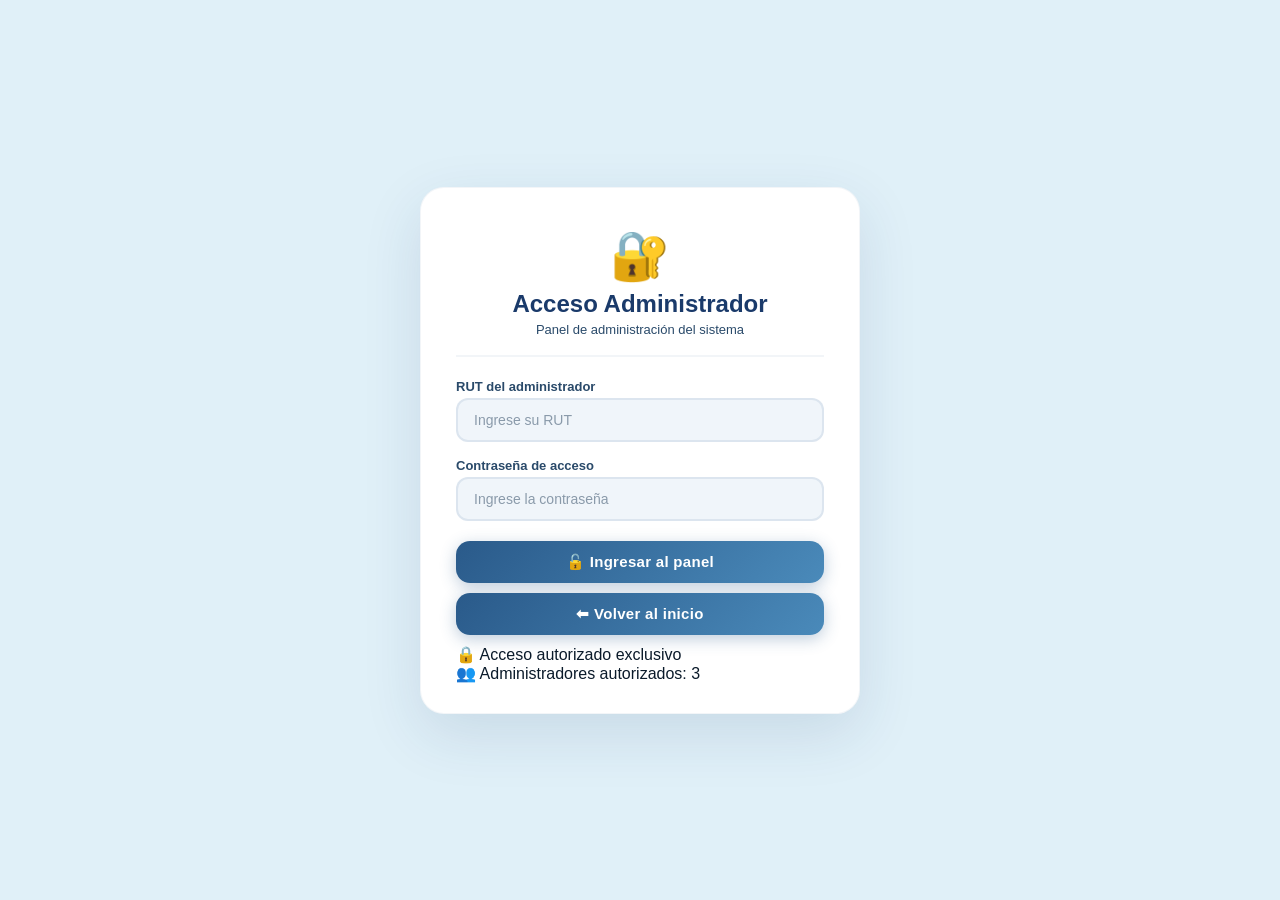
<file: admin_login.html>
<!DOCTYPE html>
<html lang="es">
<head>
    <meta charset="UTF-8">
    <meta name="viewport" content="width=device-width, initial-scale=1.0">
    <title>Acceso Administrador - Enfermería</title>
    <link rel="stylesheet" href="styles.css">
    <script src="config.js"></script>
</head>
<body>
    <div class="card login-card">
        <div class="text-center">
            <span class="icon">🔐</span>
            <h2>Acceso Administrador</h2>
            <p class="text-muted text-small">Panel de administración del sistema</p>
        </div>
        
        <form id="adminLoginForm">
            <label for="adminRut">RUT del administrador</label>
            <input type="text" id="adminRut" placeholder="Ingrese su RUT" required>
            
            <div class="info-rut" id="infoRut">
                <span id="badgeEstado"></span>
            </div>
            
            <div class="info-contrasena-admin" id="infoContrasena">
                🔑 <strong>Contraseñas disponibles:</strong>
                <br>
                <span style="font-size:12px; opacity:0.8;">
                    • <strong>2448enfermeria</strong> - Panel de administración estándar
                    <br>
                    • <strong>EvaluacionCharme</strong> - Panel de control de evaluaciones
                </span>
            </div>
            
            <label for="adminPass">Contraseña de acceso</label>
            <input type="password" id="adminPass" placeholder="Ingrese la contraseña" required>
            
            <button type="submit" class="btn btn-danger btn-block">🔓 Ingresar al panel</button>
            <button type="button" class="btn btn-secondary btn-block" onclick="window.location.href='index.html'">⬅ Volver al inicio</button>
        </form>
        
        <div>
            <span>🔒 Acceso autorizado exclusivo</span>
        </div>
        <div>
            👥 Administradores autorizados: <span id="totalAdmins">3</span>
        </div>
    </div>

    <script>
        const administradoresAutorizados = [
            { nombre: "Angelica Retamal Peña", rut: "15698265-2" },
            { nombre: "Graciela Leon Campos", rut: "14015138-6" },
            { nombre: "Carla Moraga Figueroa", rut: "15699047-7" }
        ];

        const CONTRASENA_ADMIN = "2448enfermeria";
        const CONTRASENA_EVALUACION = "EvaluacionCharme";

        document.getElementById('adminRut').addEventListener('input', function() {
            const rut = this.value.trim();
            const infoDiv = document.getElementById('infoRut');
            const badgeSpan = document.getElementById('badgeEstado');
            const passDiv = document.getElementById('infoContrasena');
            
            if (rut.length >= 6) {
                const admin = administradoresAutorizados.find(a => a.rut === rut);
                if (admin) {
                    badgeSpan.innerHTML = `👤 <strong>${admin.nombre}</strong> <span>✅ Autorizado</span>`;
                    infoDiv.style.display = 'block';
                    passDiv.style.display = 'block';
                    document.getElementById('adminPass').placeholder = 'Ingrese la contraseña';
                } else {
                    badgeSpan.innerHTML = '<span>❌ RUT no autorizado</span>';
                    infoDiv.style.display = 'block';
                    passDiv.style.display = 'none';
                    document.getElementById('adminPass').value = '';
                    document.getElementById('adminPass').placeholder = 'RUT no autorizado';
                }
            } else {
                infoDiv.style.display = 'none';
                passDiv.style.display = 'none';
                document.getElementById('adminPass').placeholder = 'Ingrese la contraseña';
            }
        });

        document.getElementById('adminLoginForm').addEventListener('submit', async function(event) {
            event.preventDefault();
            const rut = document.getElementById('adminRut').value.trim();
            const pass = document.getElementById('adminPass').value.trim();
            
            if (!rut || !pass) { alert("❌ Complete todos los campos"); return; }
            
            const admin = administradoresAutorizados.find(a => a.rut === rut);
            if (!admin) { alert("❌ RUT no autorizado"); return; }
            
            let tipoAcceso = 'admin';
            if (pass === CONTRASENA_EVALUACION) {
                tipoAcceso = 'evaluacion';
            } else if (pass !== CONTRASENA_ADMIN) {
                alert("❌ Contraseña incorrecta");
                return;
            }
            
            let accesos = JSON.parse(localStorage.getItem('accesos_admin')) || [];
            accesos.push({ 
                id: Date.now(), 
                rutAdmin: rut, 
                nombreAdmin: admin.nombre, 
                fecha: new Date().toLocaleString(), 
                accion: tipoAcceso === 'evaluacion' ? "Ingreso al panel de evaluación" : "Ingreso al panel de administración"
            });
            localStorage.setItem('accesos_admin', JSON.stringify(accesos));
            
            localStorage.setItem('admin_actual', JSON.stringify({ 
                rut: rut, 
                nombre: admin.nombre, 
                tipo: tipoAcceso 
            }));
            
            await guardarAccesoCloud({
                tipo: tipoAcceso === 'evaluacion' ? 'Administrador (Evaluación)' : 'Administrador',
                nombre: admin.nombre,
                rut: admin.rut,
                accion: tipoAcceso === 'evaluacion' ? 'Ingreso al panel de evaluación' : 'Ingreso al panel de administración'
            });
            
            if (tipoAcceso === 'evaluacion') {
                alert("✅ Bienvenida " + admin.nombre + " (Modo Evaluación)");
                window.location.href = "admin_evaluacion.html";
            } else {
                alert("✅ Bienvenida " + admin.nombre);
                window.location.href = "admin.html";
            }
        });

        document.getElementById('totalAdmins').textContent = administradoresAutorizados.length;
    </script>
</body>
</html>
</file>
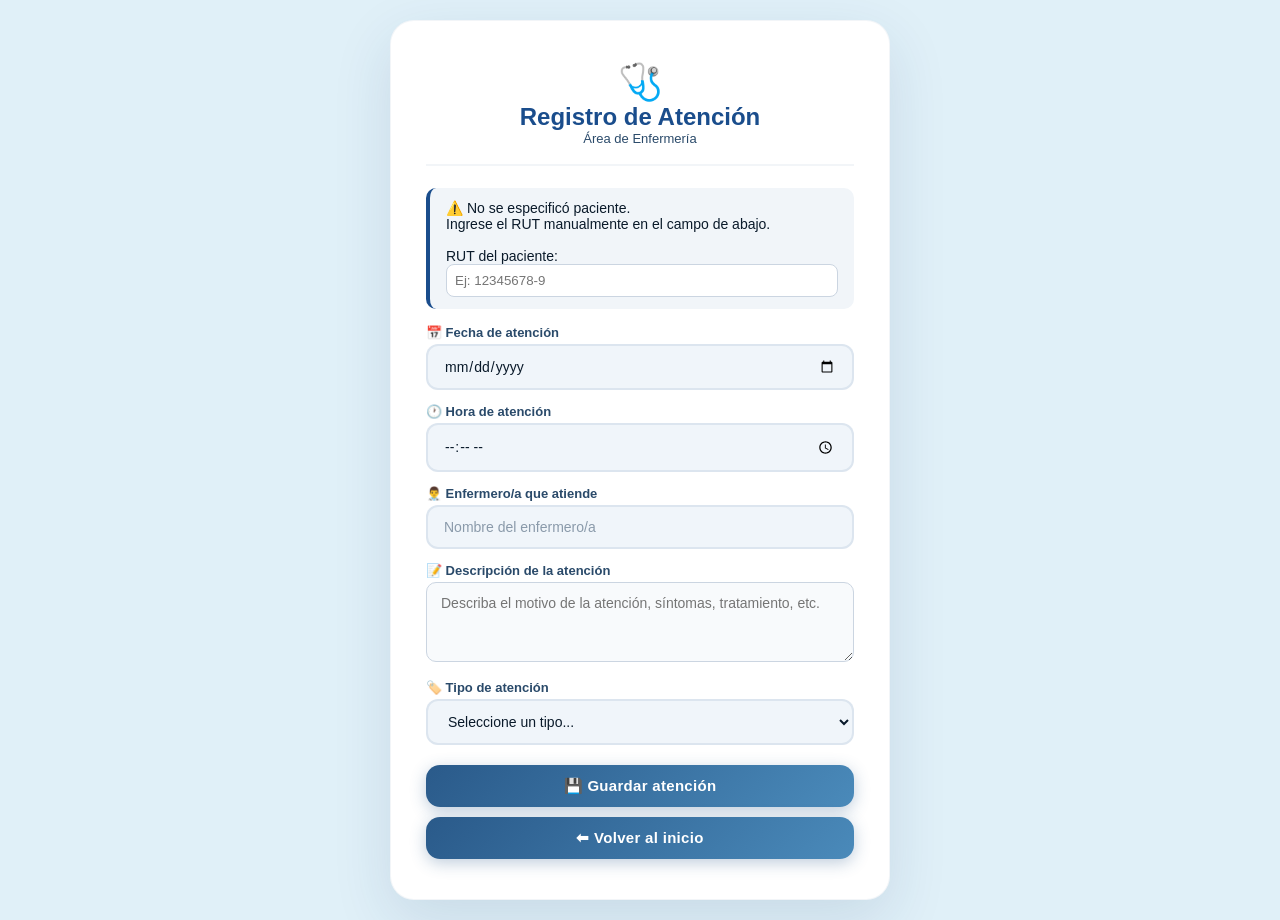
<file: atencion.html>
<!DOCTYPE html>
<html lang="es">
<head>
    <meta charset="UTF-8">
    <meta name="viewport" content="width=device-width, initial-scale=1.0">
    <title>Registro de Atención - Enfermería</title>
    <link rel="stylesheet" href="styles.css">
    <script src="config.js"></script>
    <style>
        .form-card {
            max-width: 500px;
        }
        .form-card textarea {
            width: 100%;
            padding: 12px 14px;
            border: 1px solid #cbd5e1;
            border-radius: 10px;
            font-size: 14px;
            font-family: inherit;
            transition: border-color 0.2s ease;
            background-color: #f8fafc;
            color: #1e293b;
            resize: vertical;
            min-height: 80px;
        }
        .form-card textarea:focus {
            outline: none;
            border-color: #1a4d8c;
            box-shadow: 0 0 0 3px rgba(26, 77, 140, 0.15);
            background-color: #ffffff;
        }
        .form-card .row {
            display: flex;
            gap: 12px;
        }
        .form-card .row > div {
            flex: 1;
        }
        .success-message {
            display: none;
            background: #d1fae5;
            color: #065f46;
            padding: 12px 16px;
            border-radius: 10px;
            margin-top: 16px;
            text-align: center;
            font-weight: 500;
        }
        .success-message.show {
            display: block;
        }
        .paciente-info {
            background: #f1f5f9;
            padding: 12px 16px;
            border-radius: 10px;
            margin-bottom: 16px;
            font-size: 14px;
            border-left: 4px solid #1a4d8c;
        }
        .paciente-info strong {
            color: #1a4d8c;
        }
    </style>
</head>
<body>
    <div class="card form-card">
        <div style="text-align: center;">
            <span style="font-size: 36px;">🩺</span>
            <h2 style="color: #1a4d8c; font-size: 24px; font-weight: 700;">Registro de Atención</h2>
            <p class="text-muted text-small">Área de Enfermería</p>
        </div>
        
        <!-- Información del paciente -->
        <div class="paciente-info" id="pacienteInfo">
            <strong>👤 Paciente:</strong> <span id="pacienteNombre">Cargando...</span><br>
            <strong>📋 RUT:</strong> <span id="pacienteRut">Cargando...</span>
        </div>
        
        <form id="atencionForm">
            <label for="fechaAtencion">📅 Fecha de atención</label>
            <input type="date" id="fechaAtencion" required>
            
            <label for="horaAtencion">🕐 Hora de atención</label>
            <input type="time" id="horaAtencion" required>
            
            <label for="enfermero">👨‍⚕️ Enfermero/a que atiende</label>
            <input type="text" id="enfermero" placeholder="Nombre del enfermero/a" required>
            
            <label for="descripcion">📝 Descripción de la atención</label>
            <textarea id="descripcion" placeholder="Describa el motivo de la atención, síntomas, tratamiento, etc." required></textarea>
            
            <label for="tipoAtencion">🏷️ Tipo de atención</label>
            <select id="tipoAtencion" required>
                <option value="">Seleccione un tipo...</option>
                <option value="Consulta general">Consulta general</option>
                <option value="Urgencia">Urgencia</option>
                <option value="Control">Control</option>
                <option value="Vacunación">Vacunación</option>
                <option value="Examen">Examen</option>
                <option value="Procedimiento">Procedimiento</option>
                <option value="Post-operatorio">Post-operatorio</option>
                <option value="Terapia">Terapia</option>
                <option value="Otra">Otra</option>
            </select>
            
            <button type="submit" class="btn btn-success btn-block" style="margin-top: 20px;">💾 Guardar atención</button>
            <button type="button" class="btn btn-secondary btn-block" style="margin-top: 10px;" onclick="window.location.href='index.html'">⬅ Volver al inicio</button>
        </form>
        
        <div class="success-message" id="successMessage">
            ✅ Atención registrada exitosamente
        </div>
    </div>

    <script>
        // =============================================
        // OBTENER DATOS DEL PACIENTE (desde URL)
        // =============================================
        function getParametro(param) {
            const urlParams = new URLSearchParams(window.location.search);
            return urlParams.get(param);
        }

        const rutPaciente = getParametro('rut');
        const nombrePaciente = getParametro('nombre') || 'Paciente';

        if (rutPaciente) {
            document.getElementById('pacienteNombre').textContent = nombrePaciente;
            document.getElementById('pacienteRut').textContent = rutPaciente;
        } else {
            // Si no viene RUT, permitir seleccionar manualmente
            document.getElementById('pacienteInfo').innerHTML = `
                <strong>⚠️</strong> No se especificó paciente. 
                <br>Ingrese el RUT manualmente en el campo de abajo.
                <br><br>
                <label for="rutManual" style="margin-top: 0;">RUT del paciente:</label>
                <input type="text" id="rutManual" placeholder="Ej: 12345678-9" style="width:100%; padding:8px; border:1px solid #cbd5e1; border-radius:8px;">
            `;
        }

        // =============================================
        // GUARDAR ATENCIÓN
        // =============================================
        document.getElementById('atencionForm').addEventListener('submit', function(event) {
            event.preventDefault();
            
            // Obtener RUT (desde URL o manual)
            let rut = rutPaciente;
            if (!rut) {
                rut = document.getElementById('rutManual').value.trim();
                if (!rut) {
                    alert("❌ Por favor, ingrese el RUT del paciente.");
                    return;
                }
            }
            
            const fecha = document.getElementById('fechaAtencion').value;
            const hora = document.getElementById('horaAtencion').value;
            const enfermero = document.getElementById('enfermero').value.trim();
            const descripcion = document.getElementById('descripcion').value.trim();
            const tipoAtencion = document.getElementById('tipoAtencion').value;
            
            if (!fecha || !hora || !enfermero || !descripcion || !tipoAtencion) {
                alert("❌ Complete todos los campos");
                return;
            }
            
            // Obtener nombre del paciente
            let nombre = nombrePaciente;
            if (!nombre || nombre === 'Paciente') {
                // Buscar en registros existentes
                const registros = JSON.parse(localStorage.getItem('registros_enfermeria')) || [];
                const paciente = registros.find(r => r.rut === rut);
                nombre = paciente ? paciente.nombre + ' ' + paciente.apellido : 'Paciente';
            }
            
            // Crear registro de atención
            const atencion = {
                id: Date.now(),
                rutPaciente: rut,
                nombrePaciente: nombre,
                fecha: fecha,
                hora: hora,
                fechaCompleta: fecha + ' ' + hora,
                enfermero: enfermero,
                tipo: tipoAtencion,
                descripcion: descripcion,
                fechaRegistro: new Date().toLocaleString(),
                estado: 'Completada'
            };
            
            // Guardar en localStorage
            let atenciones = JSON.parse(localStorage.getItem('atenciones_enfermeria')) || [];
            atenciones.push(atencion);
            localStorage.setItem('atenciones_enfermeria', JSON.stringify(atenciones));
            
            // Mostrar mensaje de éxito
            const successMsg = document.getElementById('successMessage');
            successMsg.classList.add('show');
            
            // Limpiar formulario (excepto paciente)
            document.getElementById('descripcion').value = '';
            document.getElementById('enfermero').value = '';
            document.getElementById('tipoAtencion').value = '';
            
            // Ocultar mensaje después de 3 segundos
            setTimeout(() => {
                successMsg.classList.remove('show');
            }, 3000);
        });
    </script>
</body>
</html>
</file>
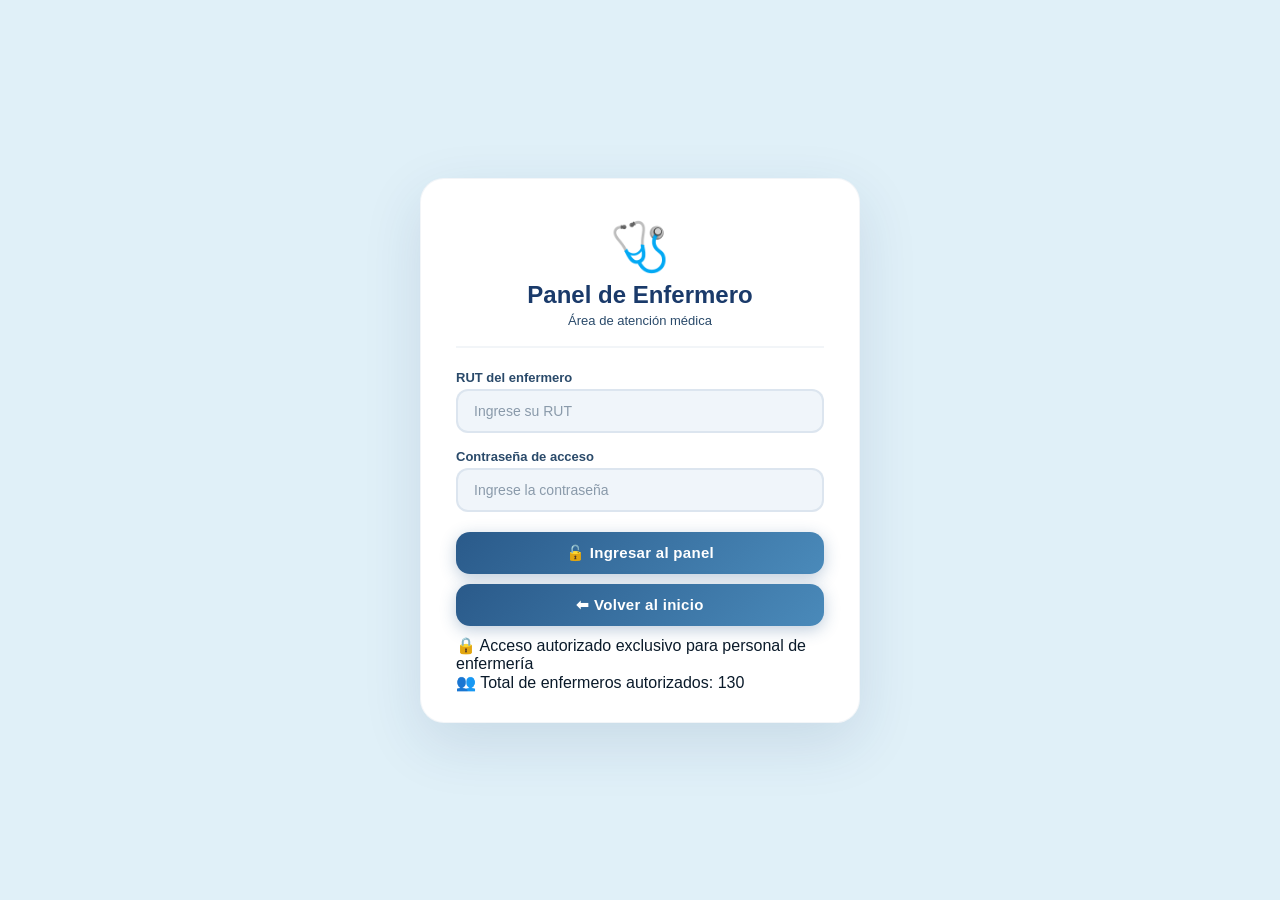
<file: enfermero_login.html>
<!DOCTYPE html>
<html lang="es">
<head>
    <meta charset="UTF-8">
    <meta name="viewport" content="width=device-width, initial-scale=1.0">
    <title>Acceso Enfermero - Enfermería</title>
    <link rel="stylesheet" href="styles.css">
    <script src="config.js"></script>
</head>
<body>
    <div class="card login-card">
        <div class="text-center">
            <span class="icon">🩺</span>
            <h2>Panel de Enfermero</h2>
            <p class="text-muted text-small">Área de atención médica</p>
        </div>

        <div id="avisoEvaluacion" style="display:none; background: rgba(212,135,94,0.08); border: 1px solid rgba(212,135,94,0.15); border-radius: 10px; padding: 12px 16px; margin: 12px 0; text-align: center;">
            <div style="font-size:24px;">🔒</div>
            <p style="color:#d4875e; font-weight:700; margin:4px 0; font-size:16px;">
                📚 <span id="cursoAviso">--</span> - EN EVALUACIÓN
            </p>
            <p style="color:#b898d8; font-size:13px; margin:4px 0;" id="infoAvisoEvaluacion">
                Algunos campos estarán bloqueados durante la evaluación.
            </p>
            <p style="color:#8a6aaa; font-size:12px; margin:2px 0;">
                Puedes ingresar normalmente, pero no podrás modificar ciertos campos.
            </p>
        </div>
        
        <form id="enfermeroLoginForm">
            <label for="enfermeroRut">RUT del enfermero</label>
            <input type="text" id="enfermeroRut" placeholder="Ingrese su RUT" required>
            
            <div class="info-nombre" id="infoNombre">
                👤 <strong>Nombre:</strong> <span id="nombreCompleto">---</span>
                <br>
                📚 <strong>Curso:</strong> <span id="cursoCompleto">---</span>
            </div>
            
            <div class="info-contrasena" id="infoContrasena">
                🔑 <strong>Contraseña:</strong> <span id="contrasenaSugerida">---</span>
                <br>
                <span>La contraseña depende del curso al que perteneces.</span>
            </div>
            
            <label for="enfermeroPass">Contraseña de acceso</label>
            <input type="password" id="enfermeroPass" placeholder="Ingrese la contraseña" required>
            
            <button type="submit" class="btn btn-success btn-block" id="btnLoginEnfermero">🔓 Ingresar al panel</button>
            <button type="button" class="btn btn-secondary btn-block" onclick="window.location.href='index.html'">⬅ Volver al inicio</button>
        </form>
        
        <div>
            <span>🔒 Acceso autorizado exclusivo para personal de enfermería</span>
        </div>
        <div>
            👥 Total de enfermeros autorizados: <span id="totalEnfermeros">0</span>
        </div>
    </div>

    <script>
        function mostrarAvisoEvaluacion(curso) {
            if (!curso) return;
            
            const todasEvaluaciones = JSON.parse(localStorage.getItem('evaluaciones_activas')) || {};
            let evaluacionActiva = null;
            
            if (todasEvaluaciones[curso] && todasEvaluaciones[curso].activo) {
                evaluacionActiva = todasEvaluaciones[curso];
            } else {
                const bloqueo = JSON.parse(localStorage.getItem('evaluacion_bloqueo'));
                if (bloqueo && bloqueo.activo && bloqueo.curso === curso) {
                    evaluacionActiva = bloqueo;
                }
            }
            
            const avisoDiv = document.getElementById('avisoEvaluacion');
            const cursoSpan = document.getElementById('cursoAviso');
            const infoSpan = document.getElementById('infoAvisoEvaluacion');
            
            if (evaluacionActiva && evaluacionActiva.activo) {
                avisoDiv.style.display = 'block';
                cursoSpan.textContent = curso;
                
                const campos = evaluacionActiva.campos_bloqueados || [];
                const nombres = campos.map(c => {
                    const map = {
                        'temperatura': '🌡️ Temperatura',
                        'frecuencia_cardiaca': '❤️ Frecuencia Cardiaca',
                        'presion': '💓 Presión',
                        'saturacion': '🫁 Saturación O₂',
                        'datos_personales': '👤 Datos Personales',
                        'antecedentes': '📋 Antecedentes',
                        'resultado': '📝 Resultado',
                        'guardar': '💾 Guardar',
                        'fiebre': '🌡️ Fiebre',
                        'imc': '📊 IMC',
                        'derivacion': '🚑 Derivación'
                    };
                    return map[c] || c;
                }).join(', ');
                
                infoSpan.innerHTML = `
                    👤 <strong>Administrador:</strong> ${evaluacionActiva.admin || '--'} &nbsp;|&nbsp;
                    ⏱️ ${evaluacionActiva.duracion || '--'} min &nbsp;|&nbsp;
                    🕐 ${evaluacionActiva.hora_inicio || '--'}
                    <br>
                    🚫 Elementos bloqueados: ${nombres || 'Ninguno'}
                `;
            } else {
                avisoDiv.style.display = 'none';
            }
        }

        const enfermerosAutorizados = [
            { nombre: "Valentina Acosta Curin", rut: "23202294-9", curso: "3° A" },
            { nombre: "Trinidad Adrian Urrea", rut: "22556342-K", curso: "3° A" },
            { nombre: "Christofer Alvarez Subero", rut: "27387697-9", curso: "3° A" },
            { nombre: "Andrea Barrios Chacón", rut: "100512206-2", curso: "3° A" },
            { nombre: "Alexandra Bravo Donoso", rut: "23137764-6", curso: "3° A" },
            { nombre: "Amaro Bustamante Quiroga", rut: "23037613-3", curso: "3° A" },
            { nombre: "Scarlett Candia Mardones", rut: "23047810-4", curso: "3° A" },
            { nombre: "Mia Castillo Gallardo", rut: "23176106-3", curso: "3° A" },
            { nombre: "Andra Castro Tobar", rut: "23205058-0", curso: "3° A" },
            { nombre: "Tatiana Cavieres Cavieres", rut: "23180361-0", curso: "3° A" },
            { nombre: "Carla Contreras Pérez", rut: "23272113-8", curso: "3° A" },
            { nombre: "Agustina Cortés Tapia", rut: "23067046-3", curso: "3° A" },
            { nombre: "Anais Donoso Mella", rut: "23086985-5", curso: "3° A" },
            { nombre: "Sofía Durán Fierro", rut: "22824657-3", curso: "3° A" },
            { nombre: "Zeynna Faúndez Hormazábal", rut: "23081704-9", curso: "3° A" },
            { nombre: "Cristina González Jorquera", rut: "23239451-K", curso: "3° A" },
            { nombre: "Martina González Meneses", rut: "23105971-7", curso: "3° A" },
            { nombre: "Sofía Gutierrez Yévenes", rut: "23265111-3", curso: "3° A" },
            { nombre: "Lorencira Gutierrez Jaramillo", rut: "23192246-6", curso: "3° A" },
            { nombre: "Luna Jiménez Barra", rut: "23126491-4", curso: "3° A" },
            { nombre: "Maite Lagos Lucero", rut: "23098906-0", curso: "3° A" },
            { nombre: "Pía Medina García", rut: "23045665-8", curso: "3° A" },
            { nombre: "Franchesca Olguín Cabrera", rut: "22984728-7", curso: "3° A" },
            { nombre: "Paloma Ordenes Espina", rut: "23130458-4", curso: "3° A" },
            { nombre: "Julexy Pacheco Moreta", rut: "27383924-0", curso: "3° A" },
            { nombre: "Romina Palominos Devia", rut: "23083026-6", curso: "3° A" },
            { nombre: "Jesús Peñaloza León", rut: "23095618-9", curso: "3° A" },
            { nombre: "Antonia Pino Labrán", rut: "23275630-6", curso: "3° A" },
            { nombre: "Florencia Pino Salinas", rut: "22572166-1", curso: "3° A" },
            { nombre: "Alejandro Rodríguez Panguilf", rut: "22998561-2", curso: "3° A" },
            { nombre: "Javiera Salazar Montecino", rut: "23033405-6", curso: "3° A" },
            { nombre: "Kiara San Martín Aranda", rut: "22905556-9", curso: "3° A" },
            { nombre: "Lilian Soto Muñoz", rut: "23099393-9", curso: "3° A" },
            { nombre: "Joaquín Toro Muñoz", rut: "23208346-8", curso: "3° A" },
            { nombre: "Cristóbal Yanez Soto", rut: "23232601-8", curso: "3° A" },
            { nombre: "Yerlis Aguilar Salazar", rut: "23352101-9", curso: "3° B" },
            { nombre: "Isamara Araya Cabrera", rut: "22975787-3", curso: "3° B" },
            { nombre: "Yessenia Busto Pavez", rut: "23146140-K", curso: "3° B" },
            { nombre: "Scarlett Campos Cabrera", rut: "22841263-5", curso: "3° B" },
            { nombre: "Lourdes Cirius", rut: "26554371-5", curso: "3° B" },
            { nombre: "Darla Clerger Jose", rut: "27040890-7", curso: "3° B" },
            { nombre: "Britany Conejo Cacuango", rut: "23254292-6", curso: "3° B" },
            { nombre: "Francisca Contreras Espinoza", rut: "23234650-7", curso: "3° B" },
            { nombre: "Agustín Díaz Cáceres", rut: "22740832-4", curso: "3° B" },
            { nombre: "Maite Escudero Castillo", rut: "23343065-K", curso: "3° B" },
            { nombre: "Ámbar Espinoza Muñoz", rut: "23072747-3", curso: "3° B" },
            { nombre: "Carla Freire Canales", rut: "23120948-4", curso: "3° B" },
            { nombre: "Antonia Guerrero Menares", rut: "23071280-8", curso: "3° B" },
            { nombre: "Javiera Huerta Vargas", rut: "23168418-2", curso: "3° B" },
            { nombre: "Debora Jara Urrutia", rut: "23220372-2", curso: "3° B" },
            { nombre: "Alexander Jerez Valenzuela", rut: "22697673-6", curso: "3° B" },
            { nombre: "Valentina Jerez Valenzuela", rut: "23268747-9", curso: "3° B" },
            { nombre: "Jasmine Medina Monsalves", rut: "22897270-3", curso: "3° B" },
            { nombre: "Jetzabet Melita Galaz", rut: "23104320-9", curso: "3° B" },
            { nombre: "Kyara Muñoz Muñoz", rut: "23155118-2", curso: "3° B" },
            { nombre: "Leonor Núñez Delgado", rut: "22945238-K", curso: "3° B" },
            { nombre: "Isidora Osorio Guajardo", rut: "22900911-7", curso: "3° B" },
            { nombre: "Isidora Palacios Aguilera", rut: "23155850-0", curso: "3° B" },
            { nombre: "Mayra Parrague Pacheco", rut: "23401180-4", curso: "3° B" },
            { nombre: "Javiera Pérez Pozo", rut: "23010076-4", curso: "3° B" },
            { nombre: "Camila Reyes Torrealba", rut: "23234911-5", curso: "3° B" },
            { nombre: "Anyelo Ruz Caro", rut: "22861980-9", curso: "3° B" },
            { nombre: "Claudia Sánchez González", rut: "22997569-2", curso: "3° B" },
            { nombre: "María Sandoval Sandoval", rut: "23152005-8", curso: "3° B" },
            { nombre: "Rocio Urbina Moraga", rut: "23038158-5", curso: "3° B" },
            { nombre: "Smyalim Valdivia Ramírez", rut: "23263336-0", curso: "3° B" },
            { nombre: "Magdalena Yanez Palominos", rut: "23024091-4", curso: "3° B" },
            { nombre: "Isai Zamorano Gajardo", rut: "23106183-5", curso: "3° B" },
            { nombre: "Antonella Zamorano Palomino", rut: "23315147-5", curso: "3° B" },
            { nombre: "Carolina Aedo Salas", rut: "22501525-2", curso: "4° A" },
            { nombre: "Constanza Álvarez Jaramillo", rut: "22760453-0", curso: "4° A" },
            { nombre: "Nazaret Aravena Colombo", rut: "22894931-0", curso: "4° A" },
            { nombre: "Francisco Auger Del Valle", rut: "23044639-3", curso: "4° A" },
            { nombre: "Monserrat Becerra Madariaga", rut: "22908336-8", curso: "4° A" },
            { nombre: "Constanza Díaz Yáñez", rut: "22797558-K", curso: "4° A" },
            { nombre: "Hanny Duran Marquez", rut: "28577111-0", curso: "4° A" },
            { nombre: "Damián Farías Palominos", rut: "22905769-3", curso: "4° A" },
            { nombre: "Cristina Flores Morales", rut: "22995162-9", curso: "4° A" },
            { nombre: "Diana González González", rut: "22852044-6", curso: "4° A" },
            { nombre: "Constanza González Carreno", rut: "22795868-5", curso: "4° A" },
            { nombre: "Lisbeth Guajardo Zenteno", rut: "22528627-2", curso: "4° A" },
            { nombre: "Nico Herrera Andrade", rut: "22874416-6", curso: "4° A" },
            { nombre: "Kevin Ibarra Lueiza", rut: "22637189-3", curso: "4° A" },
            { nombre: "Ana Jiménez Orellana", rut: "22260862-7", curso: "4° A" },
            { nombre: "Florencia Latoja Yáñez", rut: "22240963-2", curso: "4° A" },
            { nombre: "Giovanna Loguercio Frías", rut: "22805444-5", curso: "4° A" },
            { nombre: "Marcela Marchant Gálvez", rut: "22755497-5", curso: "4° A" },
            { nombre: "Krishna Mardones Mondaca", rut: "22938858-4", curso: "4° A" },
            { nombre: "Gabriela Martinez Marcano", rut: "28648624-K", curso: "4° A" },
            { nombre: "Katia Martínez Núñez", rut: "22908766-5", curso: "4° A" },
            { nombre: "Florencia Mella Muñoz", rut: "22922577-4", curso: "4° A" },
            { nombre: "Denis Moya Luque", rut: "22836306-5", curso: "4° A" },
            { nombre: "Pascal Muñoz Gómez", rut: "22928183-6", curso: "4° A" },
            { nombre: "Antonia Neira Becerra", rut: "22694267-K", curso: "4° A" },
            { nombre: "Cynara Ortiz Soto", rut: "22982361-2", curso: "4° A" },
            { nombre: "Valentina Pérez Chávez", rut: "22805096-2", curso: "4° A" },
            { nombre: "Sofía Rebolledo Correa", rut: "22858386-3", curso: "4° A" },
            { nombre: "Benjamín Rencoret Díaz", rut: "22849829-7", curso: "4° A" },
            { nombre: "Valentina Riquelme Orellana", rut: "22809940-6", curso: "4° A" },
            { nombre: "Isidora Rojas González", rut: "22684438-4", curso: "4° A" },
            { nombre: "Annika Román Caris", rut: "22695402-3", curso: "4° A" },
            { nombre: "Valentina Salazar Córdova", rut: "22722809-1", curso: "4° A" },
            { nombre: "Martina Salinas Salas", rut: "22497978-9", curso: "4° A" },
            { nombre: "María Valenzuela Calderón", rut: "22766287-5", curso: "4° A" },
            { nombre: "Scarlette Valladares Cornejo", rut: "23017523-3", curso: "4° A" },
            { nombre: "Pasckal Vergara Valenzuela", rut: "22924380-2", curso: "4° A" },
            { nombre: "Fernando Yáñez Jeldres", rut: "22880198-4", curso: "4° A" },
            { nombre: "Allan Arenas Seguel", rut: "22856988-7", curso: "4° B" },
            { nombre: "Alyson Beltran Salazar", rut: "22944328-3", curso: "4° B" },
            { nombre: "Anahella Bustamante Rivas", rut: "22734656-6", curso: "4° B" },
            { nombre: "Carolain Carquín Rivera", rut: "22827992-7", curso: "4° B" },
            { nombre: "Micaela Figueroa Fernández", rut: "22584764-9", curso: "4° B" },
            { nombre: "Valentina Inostroza Moreno", rut: "22210918-3", curso: "4° B" },
            { nombre: "Kedna Lacroix", rut: "28670765-3", curso: "4° B" },
            { nombre: "Antonieta Manríquez Aguayo", rut: "22213130-8", curso: "4° B" },
            { nombre: "Renata Martínez Viveros", rut: "22989683-0", curso: "4° B" },
            { nombre: "Shelda Mathurin", rut: "28518406-1", curso: "4° B" },
            { nombre: "Daniela Núñez Salas", rut: "22883024-0", curso: "4° B" },
            { nombre: "Consuelo Osorio Clarke", rut: "22680363-7", curso: "4° B" },
            { nombre: "Laura Prieto Garay", rut: "22826933-6", curso: "4° B" },
            { nombre: "Evelyn Reyes", rut: "26930726-9", curso: "4° B" },
            { nombre: "Karol Reyes Moreno", rut: "26074601-4", curso: "4° B" },
            { nombre: "Annayz Romero Cabello", rut: "22841161-2", curso: "4° B" },
            { nombre: "Nayareth Seguel Rojas", rut: "22764242-4", curso: "4° B" },
            { nombre: "Paula Sepúlveda Pino", rut: "22689537-K", curso: "4° B" },
            { nombre: "Leonardo Silva Flores", rut: "22124753-1", curso: "4° B" },
            { nombre: "Isidora Torres Gutiérrez", rut: "22742161-4", curso: "4° B" },
            { nombre: "Mariana Torres Ibarra", rut: "22824891-6", curso: "4° B" },
            { nombre: "Dallan Valenzuela Martínez", rut: "22676708-8", curso: "4° B" },
            { nombre: "Alicia Valenzuela Yáñez", rut: "22899663-7", curso: "4° B" }
        ];

        function getContrasenaPorCurso(curso) {
            const defaultPass = { "3° A": "EFI3A", "3° B": "EFI3B", "4° A": "EFI4A", "4° B": "EFI4B" };
            const stored = localStorage.getItem('contrasenas_enfermeros');
            if (stored) {
                try {
                    const parsed = JSON.parse(stored);
                    if (parsed[curso]) return parsed[curso];
                } catch (e) {}
            }
            return defaultPass[curso] || null;
        }

        document.getElementById('totalEnfermeros').textContent = enfermerosAutorizados.length;

        document.getElementById('enfermeroRut').addEventListener('input', function() {
            const rut = this.value.trim();
            const infoDiv = document.getElementById('infoNombre');
            const passDiv = document.getElementById('infoContrasena');
            
            if (rut.length >= 6) {
                const enfermero = enfermerosAutorizados.find(e => e.rut === rut);
                if (enfermero) {
                    document.getElementById('nombreCompleto').textContent = enfermero.nombre;
                    document.getElementById('cursoCompleto').textContent = enfermero.curso;
                    
                    infoDiv.classList.add('visible');
                    infoDiv.style.display = 'block';
                    
                    const contrasena = getContrasenaPorCurso(enfermero.curso);
                    document.getElementById('contrasenaSugerida').textContent = contrasena;
                    document.getElementById('enfermeroPass').value = contrasena;
                    
                    passDiv.classList.add('visible');
                    passDiv.style.display = 'block';
                    
                    mostrarAvisoEvaluacion(enfermero.curso);
                } else {
                    document.getElementById('nombreCompleto').textContent = 'No encontrado';
                    document.getElementById('cursoCompleto').textContent = '---';
                    
                    infoDiv.classList.remove('visible');
                    infoDiv.style.display = 'none';
                    passDiv.classList.remove('visible');
                    passDiv.style.display = 'none';
                    document.getElementById('avisoEvaluacion').style.display = 'none';
                }
            } else {
                infoDiv.classList.remove('visible');
                infoDiv.style.display = 'none';
                passDiv.classList.remove('visible');
                passDiv.style.display = 'none';
                document.getElementById('avisoEvaluacion').style.display = 'none';
            }
        });

        document.getElementById('enfermeroLoginForm').addEventListener('submit', async function(event) {
            event.preventDefault();
            
            const rut = document.getElementById('enfermeroRut').value.trim();
            const pass = document.getElementById('enfermeroPass').value.trim();
            
            if (!rut || !pass) {
                alert("❌ Complete todos los campos");
                return;
            }
            
            const enfermero = enfermerosAutorizados.find(e => e.rut === rut);
            
            if (!enfermero) {
                alert("❌ Acceso denegado. RUT no autorizado.");
                return;
            }
            
            const contrasenaCorrecta = getContrasenaPorCurso(enfermero.curso);
            
            if (pass !== contrasenaCorrecta) {
                alert(`❌ Contraseña incorrecta. La contraseña para ${enfermero.curso} es "${contrasenaCorrecta}"`);
                return;
            }
            
            localStorage.setItem('enfermero_actual', JSON.stringify({
                nombre: enfermero.nombre,
                rut: enfermero.rut,
                curso: enfermero.curso,
                hora: new Date().toLocaleString()
            }));
            
            let accesos = JSON.parse(localStorage.getItem('accesos_enfermeros')) || [];
            accesos.push({
                id: Date.now(),
                nombre: enfermero.nombre,
                rut: enfermero.rut,
                curso: enfermero.curso,
                fecha: new Date().toLocaleString(),
                accion: "Ingreso al panel de enfermero"
            });
            localStorage.setItem('accesos_enfermeros', JSON.stringify(accesos));
            
            try {
                await guardarAccesoCloud({
                    tipo: 'Enfermero',
                    nombre: enfermero.nombre,
                    rut: enfermero.rut,
                    accion: 'Ingreso al panel de enfermero'
                });
            } catch (error) {
                console.error('Error guardando acceso en la nube:', error);
            }
            
            alert("✅ Acceso concedido. Bienvenido/a " + enfermero.nombre);
            window.location.href = "enfermero_panel.html";
        });
    </script>
</body>
</html>
</file>
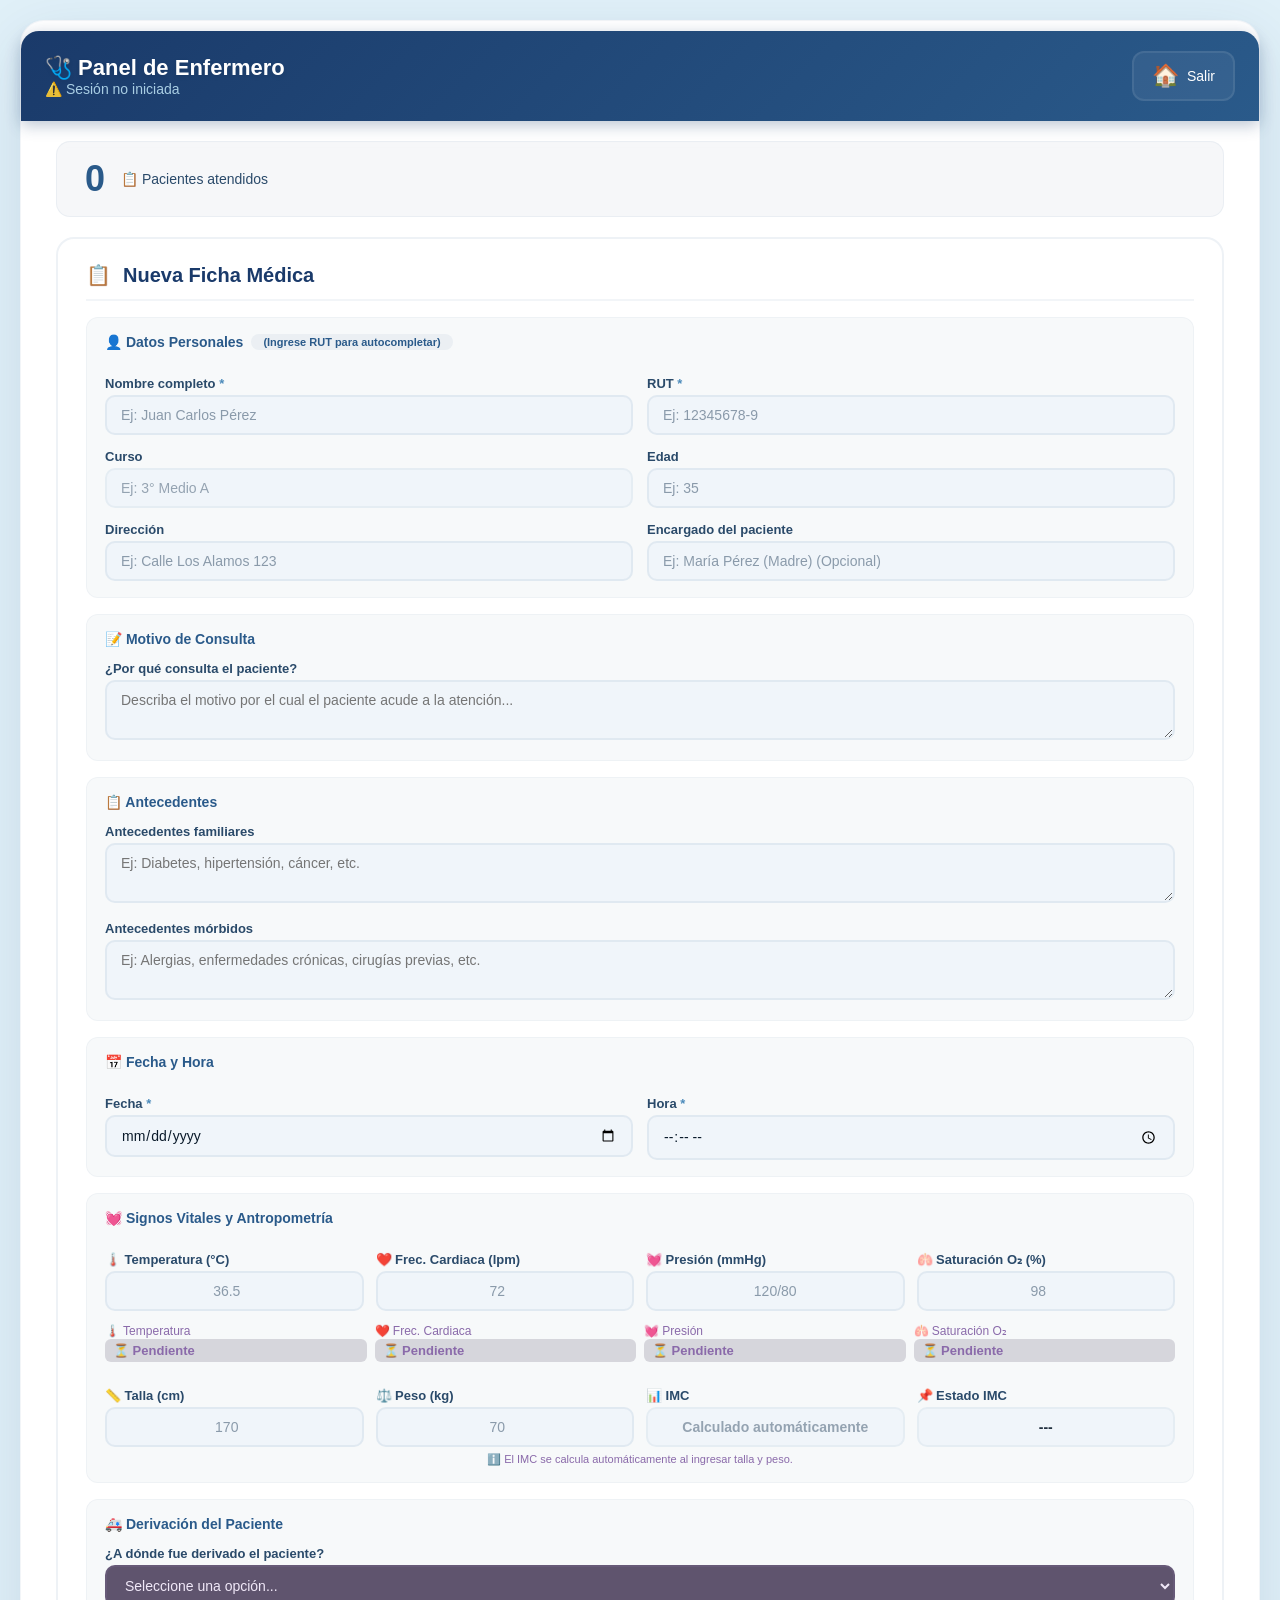
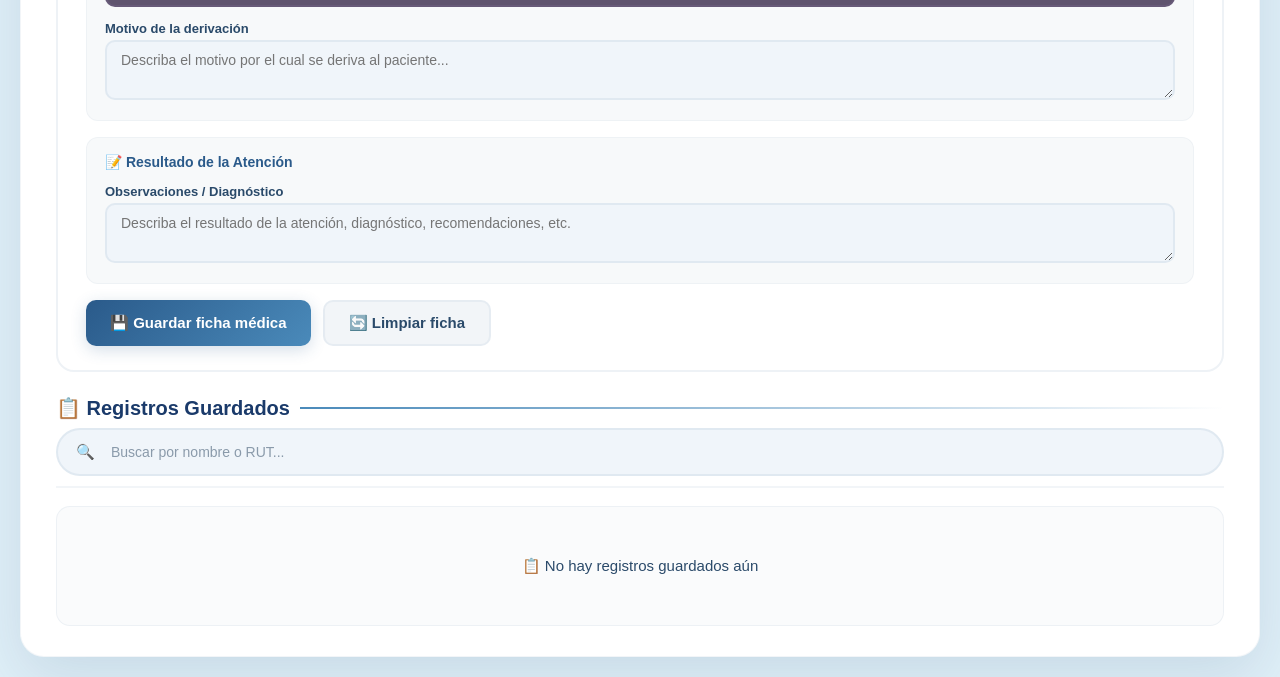
<file: enfermero_panel.html>
<!DOCTYPE html>
<html lang="es">
<head>
    <meta charset="UTF-8">
    <meta name="viewport" content="width=device-width, initial-scale=1.0">
    <title>Panel de Enfermero - Enfermería</title>
    <link rel="stylesheet" href="styles.css">
    <script src="config.js"></script>
    <script src="data_pacientes.js"></script>
</head>
<body>
    <div class="card panel-container">
        <div class="enfermero-header">
            <div class="header-text">
                <h2>🩺 Panel de Enfermero</h2>
                <p id="infoEnfermero">Cargando información...</p>
            </div>
            <button class="btn-casa" onclick="abrirModalSalir()">🏠 <span class="texto">Salir</span></button>
        </div>

        <!-- Banner de evaluación -->
        <div id="bloqueoActivo" style="display:none; background: rgba(212,135,94,0.10); border: 2px solid rgba(212,135,94,0.20); border-radius: 12px; padding: 16px 20px; margin-bottom: 16px; text-align: center;">
            <div style="font-size:32px;">🔒</div>
            <p style="color:#d4875e; font-weight:700; margin:4px 0; font-size:18px;">
                📚 <span id="cursoEvaluacionLabel">--</span> - EN EVALUACIÓN
            </p>
            <p style="color:#b898d8; font-size:14px; margin:4px 0;" id="infoBloqueoPanel">
                Algunos indicadores automáticos están desactivados durante la evaluación.
            </p>
            <div style="background: rgba(212,135,94,0.06); padding: 8px 12px; border-radius: 8px; margin: 8px 0; font-size: 13px; color: #d8c0e8;">
                👤 <strong>Administrador:</strong> <span id="infoAdminPanel">--</span>
                <br>
                ⏱️ <strong>Duración:</strong> <span id="infoDuracionPanel">--</span> minutos &nbsp;|&nbsp;
                🕐 <strong>Inicio:</strong> <span id="infoHoraPanel">--</span>
            </div>
            <p style="color:#8a6aaa; font-size:13px; margin:4px 0;" id="opcionesBloqueadasInfo">
                Indicadores desactivados: Ninguno
            </p>
        </div>

        <div class="stat-unica">
            <div class="stat-item">
                <span class="numero" id="totalRegistros">0</span>
                <div class="label">📋 Pacientes atendidos</div>
            </div>
        </div>

        <div class="ficha-medica" id="fichaMedica">
            <div class="titulo-ficha">📋 <span id="fichaTitulo">Nueva Ficha Médica</span></div>

            <form id="fichaMedicaForm">
                <div class="seccion">
                    <div class="seccion-titulo">👤 Datos Personales <span class="seccion-sub">(Ingrese RUT para autocompletar)</span></div>
                    <div class="row">
                        <div>
                            <label for="pacienteNombre">Nombre completo <span class="required">*</span></label>
                            <input type="text" id="pacienteNombre" placeholder="Ej: Juan Carlos Pérez" required>
                        </div>
                        <div class="rut-container">
                            <label for="pacienteRut">RUT <span class="required">*</span></label>
                            <input type="text" id="pacienteRut" placeholder="Ej: 12345678-9" required autocomplete="off">
                            <div id="sugerenciasRut"></div>
                        </div>
                    </div>
                    <div class="row">
                        <div>
                            <label for="pacienteCurso">Curso</label>
                            <input type="text" id="pacienteCurso" placeholder="Ej: 3° Medio A" readonly>
                        </div>
                        <div>
                            <label for="pacienteEdad">Edad</label>
                            <input type="number" id="pacienteEdad" placeholder="Ej: 35" min="0" max="120">
                        </div>
                    </div>
                    <div class="row">
                        <div>
                            <label for="pacienteDireccion">Dirección</label>
                            <input type="text" id="pacienteDireccion" placeholder="Ej: Calle Los Alamos 123">
                        </div>
                        <div>
                            <label for="pacienteEncargado">Encargado del paciente</label>
                            <input type="text" id="pacienteEncargado" placeholder="Ej: María Pérez (Madre) (Opcional)">
                        </div>
                    </div>
                </div>

                <!-- NUEVA SECCIÓN: MOTIVO DE CONSULTA -->
                <div class="seccion">
                    <div class="seccion-titulo">📝 Motivo de Consulta</div>
                    <div class="row-full">
                        <label for="motivoConsulta">¿Por qué consulta el paciente?</label>
                        <textarea id="motivoConsulta" placeholder="Describa el motivo por el cual el paciente acude a la atención..."></textarea>
                    </div>
                </div>

                <div class="seccion">
                    <div class="seccion-titulo">📋 Antecedentes</div>
                    <div class="row-full">
                        <label for="pacienteAntecedentesFamiliares">Antecedentes familiares</label>
                        <textarea id="pacienteAntecedentesFamiliares" placeholder="Ej: Diabetes, hipertensión, cáncer, etc."></textarea>
                    </div>
                    <div class="row-full mt-10">
                        <label for="pacienteAntecedentesMorbidos">Antecedentes mórbidos</label>
                        <textarea id="pacienteAntecedentesMorbidos" placeholder="Ej: Alergias, enfermedades crónicas, cirugías previas, etc."></textarea>
                    </div>
                </div>

                <div class="seccion">
                    <div class="seccion-titulo">📅 Fecha y Hora</div>
                    <div class="row">
                        <div>
                            <label for="fechaAtencion">Fecha <span class="required">*</span></label>
                            <input type="date" id="fechaAtencion" required>
                        </div>
                        <div>
                            <label for="horaAtencion">Hora <span class="required">*</span></label>
                            <input type="time" id="horaAtencion" required>
                        </div>
                    </div>
                </div>

                <!-- SECCIÓN SIGNOS VITALES -->
                <div class="seccion" id="seccionSignosVitales">
                    <div class="seccion-titulo">💓 Signos Vitales y Antropometría</div>
                    <div class="signos-vitales">
                        <div>
                            <label for="temperatura">🌡️ Temperatura (°C)</label>
                            <input type="number" id="temperatura" placeholder="36.5" step="0.1">
                        </div>
                        <div>
                            <label for="frecuenciaCardiaca">❤️ Frec. Cardiaca (lpm)</label>
                            <input type="number" id="frecuenciaCardiaca" placeholder="72">
                        </div>
                        <div>
                            <label for="presion">💓 Presión (mmHg)</label>
                            <input type="text" id="presion" placeholder="120/80">
                        </div>
                        <div>
                            <label for="saturacion">🫁 Saturación O₂ (%)</label>
                            <input type="number" id="saturacion" placeholder="98" min="0" max="100">
                        </div>
                    </div>

                    <!-- INDICADORES DE SIGNOS VITALES -->
                    <div style="display: grid; grid-template-columns: 1fr 1fr 1fr 1fr; gap: 8px; margin-top: 10px;">
                        <div class="indicador-signo" id="indicadorTemperatura">
                            <span style="font-size:12px; color:#8a6aaa;">🌡️ Temperatura</span>
                            <span id="estadoTemperatura" style="font-size:13px; font-weight:600; display:block; padding:4px 8px; border-radius:6px; background:rgba(30,15,50,0.20);">⏳ Pendiente</span>
                        </div>
                        <div class="indicador-signo" id="indicadorFC">
                            <span style="font-size:12px; color:#8a6aaa;">❤️ Frec. Cardiaca</span>
                            <span id="estadoFC" style="font-size:13px; font-weight:600; display:block; padding:4px 8px; border-radius:6px; background:rgba(30,15,50,0.20);">⏳ Pendiente</span>
                        </div>
                        <div class="indicador-signo" id="indicadorPresion">
                            <span style="font-size:12px; color:#8a6aaa;">💓 Presión</span>
                            <span id="estadoPresion" style="font-size:13px; font-weight:600; display:block; padding:4px 8px; border-radius:6px; background:rgba(30,15,50,0.20);">⏳ Pendiente</span>
                        </div>
                        <div class="indicador-signo" id="indicadorSaturacion">
                            <span style="font-size:12px; color:#8a6aaa;">🫁 Saturación O₂</span>
                            <span id="estadoSaturacion" style="font-size:13px; font-weight:600; display:block; padding:4px 8px; border-radius:6px; background:rgba(30,15,50,0.20);">⏳ Pendiente</span>
                        </div>
                    </div>

                    <!-- SECCIÓN IMC -->
                    <div id="seccionIMC">
                        <div class="signos-vitales" style="margin-top: 12px;">
                            <div>
                                <label for="talla">📏 Talla (cm)</label>
                                <input type="number" id="talla" placeholder="170" step="0.1" min="50" max="250">
                            </div>
                            <div>
                                <label for="peso">⚖️ Peso (kg)</label>
                                <input type="number" id="peso" placeholder="70" step="0.1" min="10" max="300">
                            </div>
                            <div>
                                <label for="imc">📊 IMC</label>
                                <input type="text" id="imc" placeholder="Calculado automáticamente" readonly style="font-weight: 700; color: #c8a8e8;">
                            </div>
                            <div>
                                <label for="estadoImc">📌 Estado IMC</label>
                                <input type="text" id="estadoImc" placeholder="---" readonly style="font-weight: 700;">
                            </div>
                        </div>
                        <div style="font-size: 11px; color: #8a6aaa; margin-top: 6px; text-align: center;" id="imcMensaje">
                            ℹ️ El IMC se calcula automáticamente al ingresar talla y peso.
                        </div>
                    </div>
                </div>

                <!-- SECCIÓN DERIVACIÓN -->
                <div class="seccion" id="seccionDerivacion">
                    <div class="seccion-titulo">🚑 Derivación del Paciente</div>
                    <div class="row-full">
                        <label for="derivacion">¿A dónde fue derivado el paciente?</label>
                        <select id="derivacion" style="width:100%; padding:10px 14px; border:2px solid rgba(180,140,210,0.10); border-radius:10px; font-size:14px; font-family:inherit; background:rgba(30,15,50,0.70); color:#f0e8f8;">
                            <option value="">Seleccione una opción...</option>
                            <option value="No derivado">No derivado</option>
                            <option value="Urgencias">Urgencias</option>
                            <option value="Centro de Salud">Centro de Salud</option>
                            <option value="Domicilio">Domicilio</option>
                            <option value="Sala de clases">Sala de clases</option>
                        </select>
                    </div>
                    <div class="row-full mt-10">
                        <label for="motivoDerivacion">Motivo de la derivación</label>
                        <textarea id="motivoDerivacion" placeholder="Describa el motivo por el cual se deriva al paciente..."></textarea>
                    </div>
                </div>

                <div class="seccion">
                    <div class="seccion-titulo">📝 Resultado de la Atención</div>
                    <div class="row-full">
                        <label for="resultadoAtencion">Observaciones / Diagnóstico</label>
                        <textarea id="resultadoAtencion" placeholder="Describa el resultado de la atención, diagnóstico, recomendaciones, etc."></textarea>
                    </div>
                </div>

                <input type="hidden" id="editandoId" value="">

                <div class="acciones">
                    <button type="submit" class="btn-guardar" id="btnGuardar">💾 Guardar ficha médica</button>
                    <button type="button" class="btn-limpiar" onclick="limpiarFicha()">🔄 Limpiar ficha</button>
                    <button type="button" class="btn-cancelar-edicion" id="btnCancelarEdicion" onclick="cancelarEdicion()" style="display:none;">✖ Cancelar edición</button>
                </div>
            </form>

            <div class="success-message" id="successMsg">✅ Ficha médica guardada exitosamente.</div>
        </div>

        <div class="section-header">
            <h2 class="section-title">📋 Registros Guardados</h2>
            <div class="search-box">
                <span class="search-icon">🔍</span>
                <input type="text" id="searchRegistros" placeholder="Buscar por nombre o RUT...">
            </div>
        </div>
        <hr class="section-divider">
        <div class="table-wrapper" id="tablaRegistros"></div>
    </div>

    <div id="modalSalir" class="modal-confirm">
        <div class="modal-box">
            <div class="icono">🏠</div>
            <h3>¿Volver al inicio?</h3>
            <p>¿Estás seguro de que quieres salir del panel de enfermero?</p>
            <div class="btn-group-modal">
                <button class="btn-si" onclick="irAlInicio()">✅ Sí, volver</button>
                <button class="btn-no" onclick="cerrarModalSalir()">❌ Cancelar</button>
            </div>
        </div>
    </div>

    <script>
        // =============================================
        // VERIFICACIÓN DE BLOQUEO POR CURSO
        // =============================================
        function obtenerCursoEnfermero() {
            const enfermero = JSON.parse(localStorage.getItem('enfermero_actual'));
            return enfermero ? enfermero.curso : null;
        }

        function obtenerEvaluacionPorCurso() {
            const curso = obtenerCursoEnfermero();
            if (!curso) return null;
            
            const todasEvaluaciones = JSON.parse(localStorage.getItem('evaluaciones_activas')) || {};
            if (todasEvaluaciones[curso] && todasEvaluaciones[curso].activo) {
                return todasEvaluaciones[curso];
            }
            
            const bloqueo = JSON.parse(localStorage.getItem('evaluacion_bloqueo'));
            if (bloqueo && bloqueo.activo && bloqueo.curso === curso) {
                return bloqueo;
            }
            
            return null;
        }

        // =============================================
        // VERIFICAR BLOQUEO DE INDICADOR ESPECÍFICO
        // =============================================
        function verificarBloqueoIndicador(campo) {
            const bloqueo = obtenerEvaluacionPorCurso();
            if (bloqueo && bloqueo.activo) {
                const camposBloqueados = bloqueo.campos_bloqueados || [];
                if (camposBloqueados.includes(campo)) {
                    return true;
                }
            }
            return false;
        }

        // =============================================
        // INDICADORES DE SIGNOS VITALES
        // =============================================
        function actualizarEstadoTemperatura() {
            var tempInput = document.getElementById('temperatura');
            var estadoSpan = document.getElementById('estadoTemperatura');
            
            if (!tempInput || !estadoSpan) return;
            
            if (verificarBloqueoIndicador('temperatura')) {
                estadoSpan.textContent = '⏳ Pendiente (Evaluación)';
                estadoSpan.style.color = '#8a6aaa';
                estadoSpan.style.background = 'rgba(30,15,50,0.10)';
                return;
            }
            
            var temp = parseFloat(tempInput.value);
            
            if (isNaN(temp) || tempInput.value === '') {
                estadoSpan.textContent = '⏳ Pendiente';
                estadoSpan.style.color = '#8a6aaa';
                estadoSpan.style.background = 'rgba(30,15,50,0.15)';
                return;
            }
            
            var estado = '';
            var color = '';
            var bg = '';
            
            if (temp < 35.5) {
                estado = '❄️ Hipotermia (< 35.5°C)';
                color = '#5a8aa8';
                bg = 'rgba(90,138,168,0.12)';
            } else if (temp >= 35.5 && temp < 37.5) {
                estado = '✅ Afebril (35.5-37.4°C)';
                color = '#6b8c5e';
                bg = 'rgba(107,140,94,0.12)';
            } else if (temp >= 37.5 && temp <= 40.0) {
                estado = '🌡️ Subfebril (37.5-40.0°C)';
                color = '#c9a84c';
                bg = 'rgba(201,168,76,0.12)';
            } else {
                estado = '🔥 Hipertermia (> 40.0°C)';
                color = '#b54040';
                bg = 'rgba(181,64,64,0.15)';
            }
            
            estadoSpan.textContent = estado;
            estadoSpan.style.color = color;
            estadoSpan.style.background = bg;
        }

        function actualizarEstadoFC() {
            var fcInput = document.getElementById('frecuenciaCardiaca');
            var estadoSpan = document.getElementById('estadoFC');
            
            if (!fcInput || !estadoSpan) return;
            
            if (verificarBloqueoIndicador('frecuencia_cardiaca')) {
                estadoSpan.textContent = '⏳ Pendiente (Evaluación)';
                estadoSpan.style.color = '#8a6aaa';
                estadoSpan.style.background = 'rgba(30,15,50,0.10)';
                return;
            }
            
            var fc = parseFloat(fcInput.value);
            
            if (isNaN(fc) || fcInput.value === '') {
                estadoSpan.textContent = '⏳ Pendiente';
                estadoSpan.style.color = '#8a6aaa';
                estadoSpan.style.background = 'rgba(30,15,50,0.15)';
                return;
            }
            
            var estado = '';
            var color = '';
            var bg = '';
            
            if (fc < 40) {
                estado = '🚨 Bradicardia severa (< 40 lpm)';
                color = '#b54040';
                bg = 'rgba(181,64,64,0.15)';
            } else if (fc >= 40 && fc < 60) {
                estado = '📉 Bradicardia (40-59 lpm)';
                color = '#d4875e';
                bg = 'rgba(212,135,94,0.10)';
            } else if (fc >= 60 && fc <= 100) {
                estado = '✅ Normocardia (60-100 lpm)';
                color = '#6b8c5e';
                bg = 'rgba(107,140,94,0.12)';
            } else if (fc >= 101 && fc <= 120) {
                estado = '📈 Taquicardia leve (101-120 lpm)';
                color = '#c9a84c';
                bg = 'rgba(201,168,76,0.10)';
            } else if (fc >= 121 && fc <= 150) {
                estado = '🔥 Taquicardia moderada (121-150 lpm)';
                color = '#d4875e';
                bg = 'rgba(212,135,94,0.12)';
            } else if (fc > 150) {
                estado = '🚨 Taquicardia severa (> 150 lpm)';
                color = '#b54040';
                bg = 'rgba(181,64,64,0.15)';
            }
            
            estadoSpan.textContent = estado;
            estadoSpan.style.color = color;
            estadoSpan.style.background = bg;
        }

        function actualizarEstadoPresion() {
            var presionInput = document.getElementById('presion');
            var estadoSpan = document.getElementById('estadoPresion');
            
            if (!presionInput || !estadoSpan) return;
            
            if (verificarBloqueoIndicador('presion')) {
                estadoSpan.textContent = '⏳ Pendiente (Evaluación)';
                estadoSpan.style.color = '#8a6aaa';
                estadoSpan.style.background = 'rgba(30,15,50,0.10)';
                return;
            }
            
            var valor = presionInput.value.trim();
            
            if (valor === '') {
                estadoSpan.textContent = '⏳ Pendiente';
                estadoSpan.style.color = '#8a6aaa';
                estadoSpan.style.background = 'rgba(30,15,50,0.15)';
                return;
            }
            
            var partes = valor.split('/');
            if (partes.length === 2) {
                var sistolica = parseInt(partes[0].trim());
                var diastolica = parseInt(partes[1].trim());
                
                if (!isNaN(sistolica) && !isNaN(diastolica)) {
                    var estado = '';
                    var color = '';
                    var bg = '';
                    
                    if (sistolica < 90 || diastolica < 60) {
                        estado = '📉 Hipotensión (' + sistolica + '/' + diastolica + ' mmHg)';
                        color = '#d4875e';
                        bg = 'rgba(212,135,94,0.10)';
                    } else if (sistolica >= 90 && sistolica <= 120 && diastolica >= 60 && diastolica <= 80) {
                        estado = '✅ Presión normal (' + sistolica + '/' + diastolica + ' mmHg)';
                        color = '#6b8c5e';
                        bg = 'rgba(107,140,94,0.12)';
                    } else if ((sistolica >= 121 && sistolica <= 139) || (diastolica >= 81 && diastolica <= 89)) {
                        estado = '📈 Prehipertensión (' + sistolica + '/' + diastolica + ' mmHg)';
                        color = '#c9a84c';
                        bg = 'rgba(201,168,76,0.10)';
                    } else if ((sistolica >= 140 && sistolica <= 159) || (diastolica >= 90 && diastolica <= 99)) {
                        estado = '🔥 Hipertensión grado 1 (' + sistolica + '/' + diastolica + ' mmHg)';
                        color = '#d4875e';
                        bg = 'rgba(212,135,94,0.12)';
                    } else if ((sistolica >= 160 && sistolica <= 179) || (diastolica >= 100 && diastolica <= 109)) {
                        estado = '🔥 Hipertensión grado 2 (' + sistolica + '/' + diastolica + ' mmHg)';
                        color = '#c95a5a';
                        bg = 'rgba(201,90,90,0.12)';
                    } else if (sistolica >= 180 || diastolica >= 110) {
                        estado = '🚨 Hipertensión grado 3 (' + sistolica + '/' + diastolica + ' mmHg) - ¡URGENCIA!';
                        color = '#b54040';
                        bg = 'rgba(181,64,64,0.15)';
                    }
                    
                    estadoSpan.textContent = estado;
                    estadoSpan.style.color = color;
                    estadoSpan.style.background = bg;
                    return;
                }
            }
            
            estadoSpan.textContent = '📊 ' + valor + ' mmHg';
            estadoSpan.style.color = '#8a6aaa';
            estadoSpan.style.background = 'rgba(30,15,50,0.15)';
        }

        function actualizarEstadoSaturacion() {
            var satInput = document.getElementById('saturacion');
            var estadoSpan = document.getElementById('estadoSaturacion');
            
            if (!satInput || !estadoSpan) return;
            
            if (verificarBloqueoIndicador('saturacion')) {
                estadoSpan.textContent = '⏳ Pendiente (Evaluación)';
                estadoSpan.style.color = '#8a6aaa';
                estadoSpan.style.background = 'rgba(30,15,50,0.10)';
                return;
            }
            
            var sat = parseFloat(satInput.value);
            
            if (isNaN(sat) || satInput.value === '') {
                estadoSpan.textContent = '⏳ Pendiente';
                estadoSpan.style.color = '#8a6aaa';
                estadoSpan.style.background = 'rgba(30,15,50,0.15)';
                return;
            }
            
            var estado = '';
            var color = '';
            var bg = '';
            
            if (sat < 85) {
                estado = '🚨 Hipoxemia severa (< 85%)';
                color = '#b54040';
                bg = 'rgba(181,64,64,0.15)';
            } else if (sat >= 85 && sat < 90) {
                estado = '🔥 Hipoxemia moderada (85-89%)';
                color = '#c95a5a';
                bg = 'rgba(201,90,90,0.12)';
            } else if (sat >= 90 && sat < 94) {
                estado = '📉 Hipoxemia leve (90-93%)';
                color = '#d4875e';
                bg = 'rgba(212,135,94,0.10)';
            } else if (sat >= 94 && sat <= 100) {
                estado = '✅ Normoxemia (94-100%)';
                color = '#6b8c5e';
                bg = 'rgba(107,140,94,0.12)';
            }
            
            estadoSpan.textContent = estado;
            estadoSpan.style.color = color;
            estadoSpan.style.background = bg;
        }

        // =============================================
        // CÁLCULO DE IMC AUTOMÁTICO
        // =============================================
        function calcularIMC() {
            const bloqueo = obtenerEvaluacionPorCurso();
            const imcBloqueado = bloqueo && bloqueo.activo && bloqueo.campos_bloqueados && bloqueo.campos_bloqueados.includes('imc');
            
            const tallaInput = document.getElementById('talla');
            const pesoInput = document.getElementById('peso');
            const imcInput = document.getElementById('imc');
            const estadoInput = document.getElementById('estadoImc');
            const mensaje = document.getElementById('imcMensaje');
            
            if (imcBloqueado) {
                if (mensaje) {
                    mensaje.textContent = '🔒 Cálculo automático desactivado. Ingrese IMC manualmente.';
                    mensaje.style.color = '#d4875e';
                }
                if (tallaInput) { tallaInput.placeholder = '170'; tallaInput.style.opacity = '1'; tallaInput.disabled = false; }
                if (pesoInput) { pesoInput.placeholder = '70'; pesoInput.style.opacity = '1'; pesoInput.disabled = false; }
                if (imcInput) { imcInput.placeholder = 'Ingrese IMC manualmente'; imcInput.style.opacity = '1'; imcInput.style.color = '#c8a8e8'; imcInput.readOnly = false; }
                if (estadoInput) { estadoInput.placeholder = 'Ingrese estado manualmente'; estadoInput.style.opacity = '1'; estadoInput.style.color = '#c8a8e8'; estadoInput.readOnly = false; }
                return;
            } else {
                if (mensaje) {
                    mensaje.textContent = 'ℹ️ El IMC se calcula automáticamente al ingresar talla y peso.';
                    mensaje.style.color = '#8a6aaa';
                }
                if (tallaInput) { tallaInput.disabled = false; tallaInput.placeholder = '170'; tallaInput.style.opacity = '1'; }
                if (pesoInput) { pesoInput.disabled = false; pesoInput.placeholder = '70'; pesoInput.style.opacity = '1'; }
                if (imcInput) { imcInput.readOnly = true; imcInput.placeholder = 'Calculado automáticamente'; imcInput.style.opacity = '1'; imcInput.style.color = '#c8a8e8'; }
                if (estadoInput) { estadoInput.readOnly = true; estadoInput.placeholder = '---'; estadoInput.style.opacity = '1'; estadoInput.style.color = '#8a6aaa'; }
            }
            
            const talla = parseFloat(tallaInput.value);
            const peso = parseFloat(pesoInput.value);
            
            if (talla > 0 && peso > 0) {
                const tallaMetros = talla / 100;
                const imc = peso / (tallaMetros * tallaMetros);
                imcInput.value = imc.toFixed(1);
                
                let estado = '';
                let color = '';
                if (imc < 16.0) { estado = 'Delgadez severa'; color = '#d4875e'; }
                else if (imc < 17.0) { estado = 'Delgadez moderada'; color = '#d4875e'; }
                else if (imc < 18.5) { estado = 'Delgadez leve'; color = '#d4875e'; }
                else if (imc < 25.0) { estado = 'Peso normal'; color = '#6b8c5e'; }
                else if (imc < 30.0) { estado = 'Sobrepeso'; color = '#c9a84c'; }
                else if (imc < 35.0) { estado = 'Obesidad grado I'; color = '#d4875e'; }
                else if (imc < 40.0) { estado = 'Obesidad grado II'; color = '#c95a5a'; }
                else { estado = 'Obesidad grado III (mórbida)'; color = '#b54040'; }
                
                estadoInput.value = estado;
                estadoInput.style.color = color;
                imcInput.style.color = '#c8a8e8';
            } else {
                if (!imcBloqueado) {
                    imcInput.value = '';
                    estadoInput.value = '---';
                    estadoInput.style.color = '#8a6aaa';
                    imcInput.style.color = '#8a6aaa';
                }
            }
        }

        // =============================================
        // APLICAR BLOQUEO
        // =============================================
        function aplicarBloqueoCampos() {
            const bloqueo = obtenerEvaluacionPorCurso();
            const hayBloqueo = bloqueo && bloqueo.activo;
            const camposBloqueados = (bloqueo && bloqueo.activo) ? (bloqueo.campos_bloqueados || []) : [];

            // IMC
            const imcBloqueado = camposBloqueados.includes('imc');
            const talla = document.getElementById('talla');
            const peso = document.getElementById('peso');
            const imc = document.getElementById('imc');
            const estadoImc = document.getElementById('estadoImc');
            const mensaje = document.getElementById('imcMensaje');
            
            if (imcBloqueado) {
                if (talla) { talla.disabled = false; talla.placeholder = '170'; talla.style.opacity = '1'; }
                if (peso) { peso.disabled = false; peso.placeholder = '70'; peso.style.opacity = '1'; }
                if (imc) { imc.readOnly = false; imc.placeholder = 'Ingrese IMC manualmente'; imc.style.opacity = '1'; imc.style.color = '#c8a8e8'; }
                if (estadoImc) { estadoImc.readOnly = false; estadoImc.placeholder = 'Ingrese estado manualmente'; estadoImc.style.opacity = '1'; estadoImc.style.color = '#c8a8e8'; }
                if (mensaje) {
                    mensaje.textContent = '🔒 Cálculo automático desactivado. Ingrese IMC manualmente.';
                    mensaje.style.color = '#d4875e';
                }
            } else {
                if (talla) { talla.disabled = false; talla.placeholder = '170'; talla.style.opacity = '1'; }
                if (peso) { peso.disabled = false; peso.placeholder = '70'; peso.style.opacity = '1'; }
                if (imc) { imc.readOnly = true; imc.placeholder = 'Calculado automáticamente'; imc.style.opacity = '1'; imc.style.color = '#c8a8e8'; }
                if (estadoImc) { estadoImc.readOnly = true; estadoImc.placeholder = '---'; estadoImc.style.opacity = '1'; estadoImc.style.color = '#8a6aaa'; }
                if (mensaje) {
                    mensaje.textContent = 'ℹ️ El IMC se calcula automáticamente al ingresar talla y peso.';
                    mensaje.style.color = '#8a6aaa';
                }
                calcularIMC();
            }

            // Derivación
            const derivacionBloqueado = camposBloqueados.includes('derivacion');
            const seccionDerivacion = document.getElementById('seccionDerivacion');
            if (derivacionBloqueado) {
                if (seccionDerivacion) seccionDerivacion.style.display = 'none';
            } else {
                if (seccionDerivacion) seccionDerivacion.style.display = 'block';
            }

            // Banner
            const divBloqueo = document.getElementById('bloqueoActivo');
            const infoSpan = document.getElementById('infoBloqueoPanel');
            const infoDuracion = document.getElementById('infoDuracionPanel');
            const infoHora = document.getElementById('infoHoraPanel');
            const infoAdmin = document.getElementById('infoAdminPanel');
            const cursoLabel = document.getElementById('cursoEvaluacionLabel');
            const opcionesInfo = document.getElementById('opcionesBloqueadasInfo');

            if (hayBloqueo && camposBloqueados.length > 0) {
                divBloqueo.style.display = 'block';
                cursoLabel.textContent = bloqueo.curso || obtenerCursoEnfermero() || '--';
                infoAdmin.textContent = bloqueo.admin || '--';
                infoDuracion.textContent = bloqueo.duracion || '--';
                infoHora.textContent = bloqueo.hora_inicio || '--';
                infoSpan.innerHTML = 'Algunos indicadores automáticos están desactivados durante la evaluación.';
                
                const nombres = camposBloqueados.map(c => {
                    const map = {
                        'temperatura': '🌡️ Temperatura',
                        'frecuencia_cardiaca': '❤️ Frecuencia Cardíaca',
                        'presion': '💓 Presión Arterial',
                        'saturacion': '🫁 Saturación O₂',
                        'imc': '📊 Cálculo automático de IMC',
                        'derivacion': '🚑 Derivación'
                    };
                    return map[c] || c;
                }).join(', ');
                opcionesInfo.textContent = '🚫 Indicadores desactivados: ' + nombres;
            } else if (hayBloqueo) {
                divBloqueo.style.display = 'block';
                cursoLabel.textContent = bloqueo.curso || obtenerCursoEnfermero() || '--';
                infoAdmin.textContent = bloqueo.admin || '--';
                infoDuracion.textContent = bloqueo.duracion || '--';
                infoHora.textContent = bloqueo.hora_inicio || '--';
                infoSpan.innerHTML = 'Algunos indicadores automáticos están desactivados durante la evaluación.';
                opcionesInfo.textContent = 'No hay indicadores desactivados';
            } else {
                divBloqueo.style.display = 'none';
            }

            actualizarEstadoTemperatura();
            actualizarEstadoFC();
            actualizarEstadoPresion();
            actualizarEstadoSaturacion();
        }

        // =============================================
        // AUTOCOMPLETADO POR RUT (usando data_pacientes.js)
        // =============================================
        function configurarAutocompletado() {
            const rutInput = document.getElementById('pacienteRut');
            const sugerenciasDiv = document.getElementById('sugerenciasRut');
            
            if (!rutInput) return;
            
            let todosLosEstudiantes = [];
            
            if (typeof obtenerTodosLosEstudiantes === 'function') {
                todosLosEstudiantes = obtenerTodosLosEstudiantes();
            } else {
                if (typeof estudiantesPorCurso !== 'undefined') {
                    for (const curso in estudiantesPorCurso) {
                        estudiantesPorCurso[curso].forEach(e => {
                            todosLosEstudiantes.push({ ...e, curso: curso });
                        });
                    }
                }
            }
            
            rutInput.addEventListener('input', function() {
                const rut = this.value.trim();
                
                if (rut.length < 3) {
                    sugerenciasDiv.style.display = 'none';
                    return;
                }
                
                const coincidencias = todosLosEstudiantes.filter(e => 
                    e.rut.includes(rut) || 
                    e.nombre.toLowerCase().includes(rut.toLowerCase())
                );
                
                if (coincidencias.length === 0) {
                    sugerenciasDiv.style.display = 'none';
                    return;
                }
                
                let html = '';
                coincidencias.slice(0, 10).forEach(e => {
                    const nombreEscapado = e.nombre.replace(/'/g, "\\'");
                    html += `<div onclick="seleccionarEstudiante('${e.rut}', '${nombreEscapado}', '${e.curso || ''}')">`;
                    html += `<span><strong>${e.nombre}</strong></span>`;
                    html += `<span class="sugerencia-curso">${e.rut} - ${e.curso || 'Sin curso'}</span>`;
                    html += '</div>';
                });
                
                sugerenciasDiv.innerHTML = html;
                sugerenciasDiv.style.display = 'block';
            });
            
            document.addEventListener('click', function(e) {
                if (e.target !== rutInput && e.target !== sugerenciasDiv) {
                    sugerenciasDiv.style.display = 'none';
                }
            });
        }

        function seleccionarEstudiante(rut, nombre, curso) {
            document.getElementById('pacienteRut').value = rut;
            document.getElementById('pacienteNombre').value = nombre;
            document.getElementById('pacienteCurso').value = curso || '';
            document.getElementById('sugerenciasRut').style.display = 'none';
        }

        // =============================================
        // REGISTROS
        // =============================================
        let registrosData = [];
        let enfermeroActual = null;
        let editandoId = null;

        function cargarInfoEnfermero() {
            const enfermero = JSON.parse(localStorage.getItem('enfermero_actual'));
            if (enfermero) {
                enfermeroActual = enfermero;
                document.getElementById('infoEnfermero').textContent = '👨‍⚕️ ' + enfermero.nombre + ' (RUT: ' + enfermero.rut + ') - ' + (enfermero.curso || 'Curso no especificado') + ' - Ingresó el ' + enfermero.hora;
            } else {
                document.getElementById('infoEnfermero').textContent = '⚠️ Sesión no iniciada';
            }
        }

        function cargarRegistros() {
            registrosData = JSON.parse(localStorage.getItem('fichas_medicas')) || [];
            if (registrosData.length === 0) {
                registrosData = JSON.parse(localStorage.getItem('atenciones_enfermeria')) || [];
            }
            actualizarContador();
            renderRegistros();
        }

        function actualizarContador() {
            document.getElementById('totalRegistros').textContent = registrosData.length;
        }

        function escapeHtml(str) {
            if (!str) return '';
            return str.replace(/[&<>]/g, function(m) {
                if (m === '&') return '&amp;';
                if (m === '<') return '&lt;';
                if (m === '>') return '&gt;';
                return m;
            });
        }

        function renderRegistros(filtro) {
            filtro = filtro || '';
            let data = [...registrosData];
            if (filtro) {
                const term = filtro.toLowerCase();
                data = data.filter(r =>
                    (r.nombre && r.nombre.toLowerCase().includes(term)) ||
                    (r.nombrePaciente && r.nombrePaciente.toLowerCase().includes(term)) ||
                    (r.rut && r.rut.includes(term)) ||
                    (r.rutPaciente && r.rutPaciente.includes(term))
                );
            }
            data.sort((a, b) => new Date(b.fecha + ' ' + b.hora) - new Date(a.fecha + ' ' + a.hora));
            const container = document.getElementById('tablaRegistros');
            if (data.length === 0) {
                container.innerHTML = '<div class="empty-message">📋 No hay registros guardados aún</div>';
                return;
            }

            let html = '<table class="tabla-registros"><thead><tr><th>ID</th><th>Paciente</th><th>RUT</th><th>Fecha</th><th>Hora</th><th>Enfermero</th><th>Motivo Consulta</th><th>Temp.</th><th>F.C.</th><th>Presión</th><th>Sat. O₂</th><th>Talla</th><th>Peso</th><th>IMC</th><th>Derivación</th><th>Resultado</th><th>Acciones</th></tr></thead><tbody>';
            data.forEach(r => {
                const nombre = r.nombre || r.nombrePaciente || 'Paciente';
                const rut = r.rut || r.rutPaciente || 'N/E';
                const enfermero = r.enfermero_registro || r.enfermero || 'N/E';
                const enEdicion = editandoId === r.id;
                html += '<tr class="' + (enEdicion ? 'en-edicion' : '') + '" data-id="' + r.id + '"><td>' + r.id + '</td>';
                if (enEdicion) {
                    html += '<td><input type="text" id="edit_nombre_' + r.id + '" value="' + escapeHtml(nombre) + '"></td>';
                    html += '<td><input type="text" id="edit_rut_' + r.id + '" value="' + escapeHtml(rut) + '"></td>';
                    html += '<td><input type="date" id="edit_fecha_' + r.id + '" value="' + (r.fecha || '') + '"></td>';
                    html += '<td><input type="time" id="edit_hora_' + r.id + '" value="' + (r.hora || '') + '"></td>';
                    html += '<td><input type="text" id="edit_enfermero_' + r.id + '" value="' + escapeHtml(enfermero) + '"></td>';
                    html += '<td><textarea id="edit_motivoConsulta_' + r.id + '" rows="1">' + escapeHtml(r.motivoConsulta || '') + '</textarea></td>';
                    html += '<td><input type="number" step="0.1" id="edit_temp_' + r.id + '" value="' + (r.temperatura || '') + '" placeholder="36.5"></td>';
                    html += '<td><input type="number" id="edit_fc_' + r.id + '" value="' + (r.frecuenciaCardiaca || '') + '" placeholder="72"></td>';
                    html += '<td><input type="text" id="edit_presion_' + r.id + '" value="' + (r.presion || '') + '" placeholder="120/80"></td>';
                    html += '<td><input type="number" id="edit_sat_' + r.id + '" value="' + (r.saturacion || '') + '" placeholder="98" min="0" max="100"></td>';
                    html += '<td><input type="number" step="0.1" id="edit_talla_' + r.id + '" value="' + (r.talla || '') + '" placeholder="170"></td>';
                    html += '<td><input type="number" step="0.1" id="edit_peso_' + r.id + '" value="' + (r.peso || '') + '" placeholder="70"></td>';
                    html += '<td><input type="text" id="edit_imc_' + r.id + '" value="' + (r.imc || '') + '" style="font-weight:700;color:#c8a8e8;"></td>';
                    html += '<td><select id="edit_derivacion_' + r.id + '" style="width:100%;padding:4px 8px;border:2px solid rgba(180,140,210,0.08);border-radius:6px;font-size:12px;background:rgba(30,15,50,0.70);color:#f0e8f8;">' +
                        '<option value="">Seleccionar...</option>' +
                        '<option value="No derivado" ' + (r.derivacion === 'No derivado' ? 'selected' : '') + '>No derivado</option>' +
                        '<option value="Urgencias" ' + (r.derivacion === 'Urgencias' ? 'selected' : '') + '>Urgencias</option>' +
                        '<option value="Centro de Salud" ' + (r.derivacion === 'Centro de Salud' ? 'selected' : '') + '>Centro de Salud</option>' +
                        '<option value="Domicilio" ' + (r.derivacion === 'Domicilio' ? 'selected' : '') + '>Domicilio</option>' +
                        '<option value="Sala de clases" ' + (r.derivacion === 'Sala de clases' ? 'selected' : '') + '>Sala de clases</option>' +
                        '</select></td>';
                    html += '<td><textarea id="edit_resultado_' + r.id + '" rows="1">' + escapeHtml(r.resultado || r.descripcion || '') + '</textarea></td>';
                    html += '<td><div class="acciones-celda"><button class="btn-accion btn-guardar-reg" onclick="guardarEdicionRegistro(' + r.id + ')">💾</button><button class="btn-accion btn-cancelar-reg" onclick="cancelarEdicionRegistro()">✖</button></div></td>';
                } else {
                    html += '<td>' + escapeHtml(nombre) + '</td><td>' + escapeHtml(rut) + '</td><td>' + (r.fecha || 'N/E') + '</td><td>' + (r.hora || 'N/E') + '</td><td>' + escapeHtml(enfermero) + '</td><td>' + escapeHtml(r.motivoConsulta || 'N/E') + '</td><td>' + (r.temperatura || 'N/E') + '</td><td>' + (r.frecuenciaCardiaca || 'N/E') + '</td><td>' + (r.presion || 'N/E') + '</td><td>' + (r.saturacion || 'N/E') + '</td><td>' + (r.talla || 'N/E') + '</td><td>' + (r.peso || 'N/E') + '</td><td>' + (r.imc || 'N/E') + '</td><td>' + (r.derivacion || 'N/E') + '</td><td>' + escapeHtml(r.resultado || r.descripcion || 'Sin observaciones') + '</td>';
                    html += '<td><div class="acciones-celda"><button class="btn-accion btn-editar-reg" onclick="editarRegistro(' + r.id + ')">✏️</button><button class="btn-accion btn-eliminar-reg" onclick="eliminarRegistro(' + r.id + ')">🗑️</button></div></td>';
                }
                html += '</tr>';
            });
            html += '</tbody></table>';
            container.innerHTML = html;
        }

        function editarRegistro(id) {
            const registro = registrosData.find(r => r.id === id);
            if (!registro) { alert("❌ No se encontró el registro"); return; }
            document.getElementById('pacienteNombre').value = registro.nombre || registro.nombrePaciente || '';
            document.getElementById('pacienteRut').value = registro.rut || registro.rutPaciente || '';
            document.getElementById('pacienteCurso').value = registro.curso || '';
            document.getElementById('pacienteEdad').value = registro.edad || '';
            document.getElementById('pacienteDireccion').value = registro.direccion || '';
            document.getElementById('pacienteEncargado').value = registro.encargado || '';
            document.getElementById('motivoConsulta').value = registro.motivoConsulta || '';
            document.getElementById('pacienteAntecedentesFamiliares').value = registro.antecedentesFamiliares || '';
            document.getElementById('pacienteAntecedentesMorbidos').value = registro.antecedentesMorbidos || '';
            document.getElementById('fechaAtencion').value = registro.fecha || '';
            document.getElementById('horaAtencion').value = registro.hora || '';
            document.getElementById('temperatura').value = registro.temperatura || '';
            document.getElementById('frecuenciaCardiaca').value = registro.frecuenciaCardiaca || '';
            document.getElementById('presion').value = registro.presion || '';
            document.getElementById('saturacion').value = registro.saturacion || '';
            document.getElementById('talla').value = registro.talla || '';
            document.getElementById('peso').value = registro.peso || '';
            document.getElementById('imc').value = registro.imc || '';
            document.getElementById('estadoImc').value = registro.estadoImc || '---';
            document.getElementById('derivacion').value = registro.derivacion || '';
            document.getElementById('motivoDerivacion').value = registro.motivoDerivacion || '';
            document.getElementById('resultadoAtencion').value = registro.resultado || registro.descripcion || '';
            document.getElementById('editandoId').value = id;
            document.getElementById('fichaTitulo').textContent = '✏️ Editando Ficha';
            document.getElementById('btnGuardar').textContent = '💾 Actualizar ficha';
            document.getElementById('btnCancelarEdicion').style.display = 'inline-flex';
            document.getElementById('fichaMedica').scrollIntoView({ behavior: 'smooth' });
            calcularIMC();
            actualizarEstadoTemperatura();
            actualizarEstadoFC();
            actualizarEstadoPresion();
            actualizarEstadoSaturacion();
            aplicarBloqueoCampos();
        }

        function guardarEdicionRegistro(id) {
            const nombre = document.getElementById('edit_nombre_' + id).value.trim();
            const rut = document.getElementById('edit_rut_' + id).value.trim();
            const fecha = document.getElementById('edit_fecha_' + id).value;
            const hora = document.getElementById('edit_hora_' + id).value;
            const enfermero = document.getElementById('edit_enfermero_' + id).value.trim();
            const motivoConsulta = document.getElementById('edit_motivoConsulta_' + id).value.trim();
            const temperatura = document.getElementById('edit_temp_' + id).value.trim();
            const frecuenciaCardiaca = document.getElementById('edit_fc_' + id).value.trim();
            const presion = document.getElementById('edit_presion_' + id).value.trim();
            const saturacion = document.getElementById('edit_sat_' + id).value.trim();
            const talla = document.getElementById('edit_talla_' + id).value.trim();
            const peso = document.getElementById('edit_peso_' + id).value.trim();
            const imc = document.getElementById('edit_imc_' + id).value.trim();
            const derivacion = document.getElementById('edit_derivacion_' + id).value;
            const resultado = document.getElementById('edit_resultado_' + id).value.trim();
            
            if (!nombre || !rut) { alert("❌ El nombre y RUT son obligatorios"); return; }
            const index = registrosData.findIndex(r => r.id === id);
            if (index === -1) { alert("❌ No se encontró el registro"); return; }
            registrosData[index].nombre = nombre;
            registrosData[index].nombrePaciente = nombre;
            registrosData[index].rut = rut;
            registrosData[index].rutPaciente = rut;
            registrosData[index].fecha = fecha;
            registrosData[index].hora = hora;
            registrosData[index].enfermero_registro = enfermero;
            registrosData[index].enfermero = enfermero;
            registrosData[index].motivoConsulta = motivoConsulta || undefined;
            registrosData[index].temperatura = temperatura || undefined;
            registrosData[index].frecuenciaCardiaca = frecuenciaCardiaca || undefined;
            registrosData[index].presion = presion || undefined;
            registrosData[index].saturacion = saturacion || undefined;
            registrosData[index].talla = talla || undefined;
            registrosData[index].peso = peso || undefined;
            registrosData[index].imc = imc || undefined;
            registrosData[index].derivacion = derivacion || undefined;
            registrosData[index].resultado = resultado;
            registrosData[index].descripcion = resultado;
            localStorage.setItem('fichas_medicas', JSON.stringify(registrosData));
            localStorage.setItem('atenciones_enfermeria', JSON.stringify(registrosData));
            editandoId = null;
            actualizarContador();
            renderRegistros(document.getElementById('searchRegistros').value);
            alert("✅ Registro actualizado correctamente");
        }

        function cancelarEdicionRegistro() {
            editandoId = null;
            renderRegistros(document.getElementById('searchRegistros').value);
        }

        function eliminarRegistro(id) {
            if (!confirm("⚠️ ¿Está seguro de eliminar este registro? Esta acción es irreversible.")) return;
            const index = registrosData.findIndex(r => r.id === id);
            if (index === -1) { alert("❌ No se encontró el registro"); return; }
            registrosData.splice(index, 1);
            localStorage.setItem('fichas_medicas', JSON.stringify(registrosData));
            localStorage.setItem('atenciones_enfermeria', JSON.stringify(registrosData));
            actualizarContador();
            renderRegistros(document.getElementById('searchRegistros').value);
            alert("✅ Registro eliminado correctamente");
        }

        function limpiarFicha() {
            document.getElementById('pacienteNombre').value = '';
            document.getElementById('pacienteRut').value = '';
            document.getElementById('pacienteCurso').value = '';
            document.getElementById('pacienteEdad').value = '';
            document.getElementById('pacienteDireccion').value = '';
            document.getElementById('pacienteEncargado').value = '';
            document.getElementById('motivoConsulta').value = '';
            document.getElementById('pacienteAntecedentesFamiliares').value = '';
            document.getElementById('pacienteAntecedentesMorbidos').value = '';
            document.getElementById('fechaAtencion').value = '';
            document.getElementById('horaAtencion').value = '';
            document.getElementById('temperatura').value = '';
            document.getElementById('frecuenciaCardiaca').value = '';
            document.getElementById('presion').value = '';
            document.getElementById('saturacion').value = '';
            document.getElementById('talla').value = '';
            document.getElementById('peso').value = '';
            document.getElementById('imc').value = '';
            document.getElementById('estadoImc').value = '---';
            document.getElementById('estadoImc').style.color = '#8a6aaa';
            document.getElementById('derivacion').value = '';
            document.getElementById('motivoDerivacion').value = '';
            document.getElementById('resultadoAtencion').value = '';
            document.getElementById('editandoId').value = '';
            document.getElementById('fichaTitulo').textContent = 'Nueva Ficha Médica';
            document.getElementById('btnGuardar').textContent = '💾 Guardar ficha médica';
            document.getElementById('btnCancelarEdicion').style.display = 'none';
            editandoId = null;
            
            actualizarEstadoTemperatura();
            actualizarEstadoFC();
            actualizarEstadoPresion();
            actualizarEstadoSaturacion();
            aplicarBloqueoCampos();
        }

        function cancelarEdicion() { limpiarFicha(); }

        function abrirModalSalir() { document.getElementById('modalSalir').classList.add('active'); }
        function cerrarModalSalir() { document.getElementById('modalSalir').classList.remove('active'); }
        function irAlInicio() { cerrarModalSalir(); window.location.href = 'index.html'; }

        // =============================================
        // EVENTOS
        // =============================================
        document.addEventListener('DOMContentLoaded', function() {
            var tempInput = document.getElementById('temperatura');
            var fcInput = document.getElementById('frecuenciaCardiaca');
            var presionInput = document.getElementById('presion');
            var satInput = document.getElementById('saturacion');
            
            if (tempInput) {
                tempInput.addEventListener('input', actualizarEstadoTemperatura);
                tempInput.addEventListener('change', actualizarEstadoTemperatura);
            }
            if (fcInput) {
                fcInput.addEventListener('input', actualizarEstadoFC);
                fcInput.addEventListener('change', actualizarEstadoFC);
            }
            if (presionInput) {
                presionInput.addEventListener('input', actualizarEstadoPresion);
                presionInput.addEventListener('change', actualizarEstadoPresion);
            }
            if (satInput) {
                satInput.addEventListener('input', actualizarEstadoSaturacion);
                satInput.addEventListener('change', actualizarEstadoSaturacion);
            }
            
            calcularIMC();
            aplicarBloqueoCampos();
            configurarAutocompletado();
        });

        // Submit del formulario
        document.getElementById('fichaMedicaForm').addEventListener('submit', async function(e) {
            e.preventDefault();
            
            const nombre = document.getElementById('pacienteNombre').value.trim();
            const rut = document.getElementById('pacienteRut').value.trim();
            const curso = document.getElementById('pacienteCurso').value.trim();
            const edad = document.getElementById('pacienteEdad').value.trim();
            const direccion = document.getElementById('pacienteDireccion').value.trim();
            const encargado = document.getElementById('pacienteEncargado').value.trim();
            const motivoConsulta = document.getElementById('motivoConsulta').value.trim();
            const antecedentesFamiliares = document.getElementById('pacienteAntecedentesFamiliares').value.trim();
            const antecedentesMorbidos = document.getElementById('pacienteAntecedentesMorbidos').value.trim();
            const fecha = document.getElementById('fechaAtencion').value;
            const hora = document.getElementById('horaAtencion').value;
            const temperatura = document.getElementById('temperatura').value.trim();
            const frecuenciaCardiaca = document.getElementById('frecuenciaCardiaca').value.trim();
            const presion = document.getElementById('presion').value.trim();
            const saturacion = document.getElementById('saturacion').value.trim();
            const talla = document.getElementById('talla').value.trim();
            const peso = document.getElementById('peso').value.trim();
            const imc = document.getElementById('imc').value.trim();
            const estadoImc = document.getElementById('estadoImc').value.trim();
            const derivacion = document.getElementById('derivacion').value;
            const motivoDerivacion = document.getElementById('motivoDerivacion').value.trim();
            const resultado = document.getElementById('resultadoAtencion').value.trim();
            const editando = document.getElementById('editandoId').value;
            
            if (!nombre || !rut || !fecha || !hora) {
                alert("❌ Los campos Nombre, RUT, Fecha y Hora son obligatorios");
                return;
            }
            
            const btn = document.querySelector('#fichaMedicaForm .btn-guardar');
            const textoOriginal = btn.textContent;
            btn.textContent = '⏳ Guardando...';
            btn.disabled = true;
            
            if (editando) {
                const index = registrosData.findIndex(r => r.id === parseInt(editando));
                if (index === -1) { alert("❌ No se encontró el registro"); return; }
                registrosData[index].nombre = nombre;
                registrosData[index].nombrePaciente = nombre;
                registrosData[index].rut = rut;
                registrosData[index].rutPaciente = rut;
                registrosData[index].curso = curso || 'No especificado';
                registrosData[index].edad = edad || 'No especificada';
                registrosData[index].direccion = direccion || 'No especificada';
                registrosData[index].encargado = encargado || 'No especificado';
                registrosData[index].motivoConsulta = motivoConsulta || undefined;
                registrosData[index].antecedentesFamiliares = antecedentesFamiliares || 'No registrados';
                registrosData[index].antecedentesMorbidos = antecedentesMorbidos || 'No registrados';
                registrosData[index].fecha = fecha;
                registrosData[index].hora = hora;
                registrosData[index].temperatura = temperatura || undefined;
                registrosData[index].frecuenciaCardiaca = frecuenciaCardiaca || undefined;
                registrosData[index].presion = presion || undefined;
                registrosData[index].saturacion = saturacion || undefined;
                registrosData[index].talla = talla || undefined;
                registrosData[index].peso = peso || undefined;
                registrosData[index].imc = imc || undefined;
                registrosData[index].estadoImc = estadoImc || undefined;
                registrosData[index].derivacion = derivacion || undefined;
                registrosData[index].motivoDerivacion = motivoDerivacion || undefined;
                registrosData[index].resultado = resultado;
                registrosData[index].descripcion = resultado;
                
                localStorage.setItem('fichas_medicas', JSON.stringify(registrosData));
                localStorage.setItem('atenciones_enfermeria', JSON.stringify(registrosData));
                
                document.getElementById('successMsg').textContent = '✅ Ficha médica actualizada exitosamente (Local)';
                document.getElementById('successMsg').classList.add('show');
                
                document.getElementById('editandoId').value = '';
                document.getElementById('fichaTitulo').textContent = 'Nueva Ficha Médica';
                document.getElementById('btnGuardar').textContent = '💾 Guardar ficha médica';
                document.getElementById('btnCancelarEdicion').style.display = 'none';
                editandoId = null;
                
                actualizarContador();
                renderRegistros(document.getElementById('searchRegistros').value);
                limpiarFicha();
                btn.textContent = textoOriginal;
                btn.disabled = false;
                aplicarBloqueoCampos();
                return;
            }
            
            const datosAtencion = {
                nombrePaciente: nombre,
                rutPaciente: rut,
                fecha: fecha,
                hora: hora,
                enfermero: enfermeroActual ? enfermeroActual.nombre : 'Desconocido',
                motivoConsulta: motivoConsulta || '',
                temperatura: temperatura || '',
                frecuenciaCardiaca: frecuenciaCardiaca || '',
                presion: presion || '',
                saturacion: saturacion || '',
                talla: talla || '',
                peso: peso || '',
                imc: imc || '',
                estadoImc: estadoImc || '',
                derivacion: derivacion || '',
                motivoDerivacion: motivoDerivacion || '',
                resultado: resultado || 'Sin observaciones'
            };
            
            try {
                const resultadoCloud = await guardarAtencionCloud(datosAtencion);
                if (resultadoCloud.success) {
                    const ficha = {
                        id: Date.now(),
                        nombre: nombre,
                        nombrePaciente: nombre,
                        rut: rut,
                        rutPaciente: rut,
                        curso: curso || 'No especificado',
                        edad: edad || 'No especificada',
                        direccion: direccion || 'No especificada',
                        encargado: encargado || 'No especificado',
                        motivoConsulta: motivoConsulta || undefined,
                        antecedentesFamiliares: antecedentesFamiliares || 'No registrados',
                        antecedentesMorbidos: antecedentesMorbidos || 'No registrados',
                        fecha: fecha,
                        hora: hora,
                        fechaCompleta: fecha + ' ' + hora,
                        temperatura: temperatura || undefined,
                        frecuenciaCardiaca: frecuenciaCardiaca || undefined,
                        presion: presion || undefined,
                        saturacion: saturacion || undefined,
                        talla: talla || undefined,
                        peso: peso || undefined,
                        imc: imc || undefined,
                        estadoImc: estadoImc || undefined,
                        derivacion: derivacion || undefined,
                        motivoDerivacion: motivoDerivacion || undefined,
                        resultado: resultado || 'Sin observaciones',
                        descripcion: resultado || 'Sin observaciones',
                        enfermero_registro: enfermeroActual ? enfermeroActual.nombre : 'Desconocido',
                        enfermero: enfermeroActual ? enfermeroActual.nombre : 'Desconocido',
                        fecha_registro: new Date().toLocaleString(),
                        estado: 'Activo'
                    };
                    
                    registrosData.push(ficha);
                    localStorage.setItem('fichas_medicas', JSON.stringify(registrosData));
                    localStorage.setItem('atenciones_enfermeria', JSON.stringify(registrosData));
                    
                    document.getElementById('successMsg').textContent = '✅ Ficha médica guardada exitosamente (Cloud + Local)';
                    document.getElementById('successMsg').classList.add('show');
                    
                    actualizarContador();
                    renderRegistros(document.getElementById('searchRegistros').value);
                    limpiarFicha();
                    
                    setTimeout(() => { document.getElementById('successMsg').classList.remove('show'); }, 4000);
                } else {
                    alert('❌ Error al guardar en la nube: ' + (resultadoCloud.error || 'Desconocido'));
                }
            } catch (error) {
                alert('❌ Error de conexión: ' + error.message);
            }
            
            btn.textContent = textoOriginal;
            btn.disabled = false;
            aplicarBloqueoCampos();
        });

        document.getElementById('searchRegistros').addEventListener('keyup', function() {
            renderRegistros(this.value);
        });

        document.getElementById('modalSalir').addEventListener('click', function(e) {
            if (e.target === this) cerrarModalSalir();
        });

        setInterval(() => {
            aplicarBloqueoCampos();
        }, 3000);

        cargarInfoEnfermero();
        cargarRegistros();
        aplicarBloqueoCampos();
    </script>
</body>
</html>
</file>
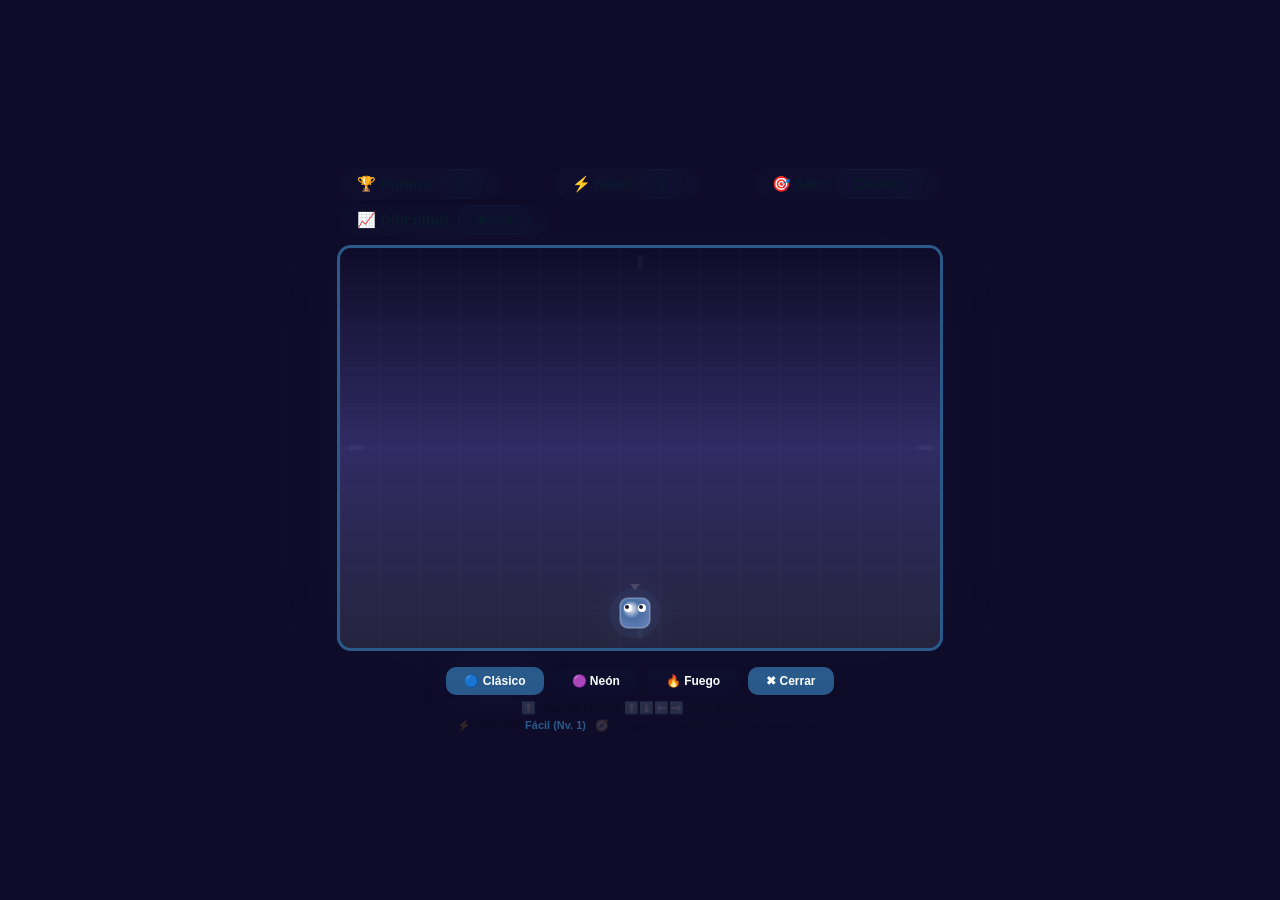
<file: juego.html>
<!DOCTYPE html>
<html lang="es">
<head>
    <meta charset="UTF-8">
    <meta name="viewport" content="width=device-width, initial-scale=1.0">
    <title>🎮 Juego - Esquivar obstáculos</title>
    <link rel="stylesheet" href="styles.css">
    <script src="config.js"></script>
</head>
<body style="background: #0f0c29; margin: 0; padding: 20px; min-height: 100vh; display: flex; justify-content: center; align-items: center; font-family: 'Segoe UI', Arial, sans-serif;">
    <div style="display: flex; flex-direction: column; align-items: center;">
        <div class="game-header">
            <span>🏆 Puntos: <span id="puntajeDisplay">0</span></span>
            <span>⚡ Nivel: <span id="nivelDisplay">1</span></span>
            <span>🎯 Skin: <span id="skinDisplay">Clásico</span></span>
            <span>📈 Dificultad: <span id="dificultadDisplay">★☆☆</span></span>
        </div>
        
        <div class="canvas-wrapper">
            <canvas id="gameCanvas" width="600" height="400"></canvas>
            <div class="game-over-overlay" id="gameOverOverlay">
                <h2>💀 GAME OVER</h2>
                <p>Puntos: <span id="puntajeFinal">0</span></p>
                <p style="font-size:14px; opacity:0.6;">Nivel alcanzado: <span id="nivelFinal">1</span></p>
                <button class="btn-restart" onclick="reiniciarJuego()">🔄 Jugar de nuevo</button>
            </div>
        </div>
        
        <div class="game-controls">
            <button class="btn-skin active" data-skin="0" onclick="cambiarSkin(0)">🔵 Clásico</button>
            <button class="btn-skin" data-skin="1" onclick="cambiarSkin(1)">🟣 Neón</button>
            <button class="btn-skin" data-skin="2" onclick="cambiarSkin(2)">🔥 Fuego</button>
            <button class="btn-close-game" onclick="window.location.href='index.html'">✖ Cerrar</button>
        </div>
        
        <div class="skin-indicator">⬆️ Usa las flechas ⬆️⬇️⬅️➡️ para moverte</div>
        <div class="difficulty-indicator">⚡ Dificultad: <span id="dificultadTexto">Normal</span> · 🧭 ¡Obstáculos desde TODAS las direcciones!</div>
    </div>

    <script>
        const canvas = document.getElementById('gameCanvas');
        const ctx = canvas.getContext('2d');
        const gameOverOverlay = document.getElementById('gameOverOverlay');
        const puntajeDisplay = document.getElementById('puntajeDisplay');
        const nivelDisplay = document.getElementById('nivelDisplay');
        const skinDisplay = document.getElementById('skinDisplay');
        const dificultadDisplay = document.getElementById('dificultadDisplay');
        const dificultadTexto = document.getElementById('dificultadTexto');
        const puntajeFinal = document.getElementById('puntajeFinal');
        const nivelFinal = document.getElementById('nivelFinal');

        let juegoActivo = true;
        let frameId = null;

        let jugador = {
            x: 280,
            y: 350,
            ancho: 30,
            alto: 30,
            velocidad: 5
        };

        let obstaculos = [];
        let puntos = 0;
        let nivel = 1;
        let velocidadBase = 2;
        let spawnRate = 50;
        let frameCount = 0;
        let gameOver = false;
        let skinActual = 0;
        let maxNivelAlcanzado = 1;

        let teclas = {
            ArrowUp: false,
            ArrowDown: false,
            ArrowLeft: false,
            ArrowRight: false
        };

        const DIRECCIONES = {
            IZQUIERDA: 'izquierda',
            DERECHA: 'derecha',
            ARRIBA: 'arriba',
            ABAJO: 'abajo'
        };

        const skins = [
            {
                nombre: 'Clásico',
                color: '#4a6fa5',
                glow: 'rgba(74, 111, 165, 0.3)',
                borde: '#7c8fc7',
                trail: 'rgba(74, 111, 165, 0.1)',
                obstaculoColor1: '#b05a6e',
                obstaculoColor2: '#8f4758',
                obstaculoGlow: 'rgba(176, 90, 110, 0.3)'
            },
            {
                nombre: 'Neón',
                color: '#8b7fc7',
                glow: 'rgba(139, 127, 199, 0.5)',
                borde: '#c4b8e8',
                trail: 'rgba(139, 127, 199, 0.15)',
                obstaculoColor1: '#f59e0b',
                obstaculoColor2: '#d97706',
                obstaculoGlow: 'rgba(245, 158, 11, 0.3)'
            },
            {
                nombre: 'Fuego',
                color: '#b05a6e',
                glow: 'rgba(176, 90, 110, 0.4)',
                borde: '#c97a8a',
                trail: 'rgba(176, 90, 110, 0.15)',
                obstaculoColor1: '#4a6fa5',
                obstaculoColor2: '#2c3e7a',
                obstaculoGlow: 'rgba(74, 111, 165, 0.3)'
            }
        ];

        function loopJuego() {
            if (!juegoActivo) return;
            actualizar();
            dibujar();
            frameId = requestAnimationFrame(loopJuego);
        }

        function generarObstaculo() {
            const skin = skins[skinActual];
            const sizeMultiplier = 1 + (nivel - 1) * 0.03;
            const ancho = Math.min((18 + Math.random() * 28) * sizeMultiplier, 45);
            const alto = Math.min((18 + Math.random() * 28) * sizeMultiplier, 45);
            
            const velocidadActual = velocidadBase + (nivel - 1) * 0.35;
            const velocidad = velocidadActual + Math.random() * 0.5;
            
            const direcciones = [DIRECCIONES.IZQUIERDA, DIRECCIONES.DERECHA, DIRECCIONES.ARRIBA, DIRECCIONES.ABAJO];
            const direccion = direcciones[Math.floor(Math.random() * direcciones.length)];
            
            let x, y, dx, dy;
            const margen = 10;
            
            switch(direccion) {
                case DIRECCIONES.IZQUIERDA:
                    x = -ancho - margen;
                    y = Math.random() * (canvas.height - alto);
                    dx = velocidad;
                    dy = 0;
                    break;
                case DIRECCIONES.DERECHA:
                    x = canvas.width + margen;
                    y = Math.random() * (canvas.height - alto);
                    dx = -velocidad;
                    dy = 0;
                    break;
                case DIRECCIONES.ARRIBA:
                    x = Math.random() * (canvas.width - ancho);
                    y = -alto - margen;
                    dx = 0;
                    dy = velocidad;
                    break;
                case DIRECCIONES.ABAJO:
                    x = Math.random() * (canvas.width - ancho);
                    y = canvas.height + margen;
                    dx = 0;
                    dy = -velocidad;
                    break;
            }
            
            obstaculos.push({
                x: x,
                y: y,
                ancho: ancho,
                alto: alto,
                dx: dx,
                dy: dy,
                direccion: direccion,
                color1: skin.obstaculoColor1,
                color2: skin.obstaculoColor2,
                glow: skin.obstaculoGlow
            });
        }

        function actualizar() {
            if (gameOver) return;
            
            frameCount++;
            
            let dx = 0, dy = 0;
            if (teclas.ArrowLeft) dx = -jugador.velocidad;
            if (teclas.ArrowRight) dx = jugador.velocidad;
            if (teclas.ArrowUp) dy = -jugador.velocidad;
            if (teclas.ArrowDown) dy = jugador.velocidad;
            
            if (dx !== 0 && dy !== 0) {
                dx *= 0.707;
                dy *= 0.707;
            }
            
            jugador.x += dx;
            jugador.y += dy;
            
            jugador.x = Math.max(0, Math.min(canvas.width - jugador.ancho, jugador.x));
            jugador.y = Math.max(0, Math.min(canvas.height - jugador.alto, jugador.y));
            
            const spawnRateActual = Math.max(12, spawnRate - (nivel - 1) * 2);
            
            if (frameCount % Math.max(12, spawnRateActual) === 0) {
                const cantidad = nivel > 10 ? 2 : 1;
                for (let i = 0; i < cantidad; i++) {
                    generarObstaculo();
                }
            }
            
            for (let i = obstaculos.length - 1; i >= 0; i--) {
                const obs = obstaculos[i];
                obs.x += obs.dx;
                obs.y += obs.dy;
                
                const margenFuera = 30;
                const fueraDePantalla = (
                    obs.x + obs.ancho < -margenFuera ||
                    obs.x > canvas.width + margenFuera ||
                    obs.y + obs.alto < -margenFuera ||
                    obs.y > canvas.height + margenFuera
                );
                
                if (fueraDePantalla) {
                    obstaculos.splice(i, 1);
                    puntos++;
                    actualizarUI();
                    
                    const nuevoNivel = Math.floor(puntos / 8) + 1;
                    if (nuevoNivel > nivel) {
                        nivel = nuevoNivel;
                        if (nivel > maxNivelAlcanzado) {
                            maxNivelAlcanzado = nivel;
                        }
                        actualizarUI();
                        actualizarDificultad();
                    }
                    continue;
                }
                
                const margen = Math.max(2, 8 - nivel * 0.3);
                if (jugador.x + margen < obs.x + obs.ancho - margen &&
                    jugador.x + jugador.ancho - margen > obs.x + margen &&
                    jugador.y + margen < obs.y + obs.alto - margen &&
                    jugador.y + jugador.alto - margen > obs.y + margen) {
                    gameOver = true;
                    puntajeFinal.textContent = puntos;
                    nivelFinal.textContent = maxNivelAlcanzado;
                    gameOverOverlay.classList.add('show');
                    return;
                }
            }
        }

        function dibujar() {
            const grad = ctx.createLinearGradient(0, 0, 0, canvas.height);
            grad.addColorStop(0, '#0f0c29');
            grad.addColorStop(0.5, '#302b63');
            grad.addColorStop(1, '#24243e');
            ctx.fillStyle = grad;
            ctx.fillRect(0, 0, canvas.width, canvas.height);
            
            ctx.strokeStyle = 'rgba(255, 255, 255, 0.03)';
            ctx.lineWidth = 1;
            for (let i = 0; i < canvas.width; i += 40) {
                ctx.beginPath();
                ctx.moveTo(i, 0);
                ctx.lineTo(i, canvas.height);
                ctx.stroke();
            }
            for (let i = 0; i < canvas.height; i += 40) {
                ctx.beginPath();
                ctx.moveTo(0, i);
                ctx.lineTo(canvas.width, i);
                ctx.stroke();
            }
            
            ctx.fillStyle = 'rgba(255, 255, 255, 0.04)';
            ctx.font = '20px Arial';
            ctx.textAlign = 'center';
            ctx.textBaseline = 'middle';
            const flechas = ['⬅', '➡', '⬆', '⬇'];
            ctx.fillText(flechas[0], 15, canvas.height/2);
            ctx.fillText(flechas[1], canvas.width - 15, canvas.height/2);
            ctx.fillText(flechas[2], canvas.width/2, 15);
            ctx.fillText(flechas[3], canvas.width/2, canvas.height - 15);
            
            for (const obs of obstaculos) {
                ctx.shadowColor = obs.glow || 'rgba(176, 90, 110, 0.2)';
                ctx.shadowBlur = 20 + nivel * 2;
                
                const gradObs = ctx.createRadialGradient(
                    obs.x + obs.ancho/2 - 5, obs.y + obs.alto/2 - 5, 0,
                    obs.x + obs.ancho/2, obs.y + obs.alto/2, obs.ancho
                );
                gradObs.addColorStop(0, obs.color1);
                gradObs.addColorStop(1, obs.color2);
                
                ctx.fillStyle = gradObs;
                ctx.shadowColor = obs.glow || 'rgba(176, 90, 110, 0.3)';
                ctx.shadowBlur = 25 + nivel;
                ctx.beginPath();
                ctx.roundRect(obs.x, obs.y, obs.ancho, obs.alto, 6);
                ctx.fill();
                
                ctx.shadowBlur = 0;
                ctx.fillStyle = 'rgba(255, 255, 255, 0.08)';
                ctx.beginPath();
                ctx.roundRect(obs.x + 4, obs.y + 4, obs.ancho * 0.25, obs.alto * 0.15, 4);
                ctx.fill();
            }
            
            const skin = skins[skinActual];
            ctx.shadowColor = skin.glow;
            ctx.shadowBlur = 30;
            
            ctx.shadowBlur = 0;
            ctx.fillStyle = skin.trail;
            ctx.beginPath();
            ctx.arc(jugador.x + jugador.ancho/2, jugador.y + jugador.alto/2, 25 + nivel * 0.5, 0, Math.PI * 2);
            ctx.fill();
            
            ctx.shadowColor = skin.glow;
            ctx.shadowBlur = 35;
            
            const gradJug = ctx.createRadialGradient(
                jugador.x + jugador.ancho/2 - 5, jugador.y + jugador.alto/2 - 5, 0,
                jugador.x + jugador.ancho/2, jugador.y + jugador.alto/2, jugador.ancho
            );
            gradJug.addColorStop(0, '#ffffff');
            gradJug.addColorStop(0.3, skin.color);
            gradJug.addColorStop(1, skin.borde);
            
            ctx.fillStyle = gradJug;
            ctx.beginPath();
            ctx.roundRect(jugador.x, jugador.y, jugador.ancho, jugador.alto, 8);
            ctx.fill();
            
            ctx.shadowBlur = 0;
            ctx.strokeStyle = 'rgba(255, 255, 255, 0.2)';
            ctx.lineWidth = 2;
            ctx.beginPath();
            ctx.roundRect(jugador.x, jugador.y, jugador.ancho, jugador.alto, 8);
            ctx.stroke();
            
            ctx.fillStyle = '#fff';
            ctx.shadowBlur = 0;
            ctx.beginPath();
            ctx.arc(jugador.x + 8, jugador.y + 10, 4, 0, Math.PI * 2);
            ctx.fill();
            ctx.beginPath();
            ctx.arc(jugador.x + 22, jugador.y + 10, 4, 0, Math.PI * 2);
            ctx.fill();
            
            ctx.fillStyle = '#1a1a2e';
            ctx.beginPath();
            ctx.arc(jugador.x + 7, jugador.y + 9, 2, 0, Math.PI * 2);
            ctx.fill();
            ctx.beginPath();
            ctx.arc(jugador.x + 21, jugador.y + 9, 2, 0, Math.PI * 2);
            ctx.fill();
            
            ctx.shadowBlur = 0;
            
            ctx.fillStyle = 'rgba(255, 255, 255, 0.15)';
            ctx.beginPath();
            ctx.moveTo(jugador.x + jugador.ancho/2, jugador.y - 8);
            ctx.lineTo(jugador.x + jugador.ancho/2 - 5, jugador.y - 14);
            ctx.lineTo(jugador.x + jugador.ancho/2 + 5, jugador.y - 14);
            ctx.closePath();
            ctx.fill();
        }

        function actualizarUI() {
            puntajeDisplay.textContent = puntos;
            nivelDisplay.textContent = nivel;
            skinDisplay.textContent = skins[skinActual].nombre;
        }

        function actualizarDificultad() {
            let estrellas = '';
            let texto = '';
            
            if (nivel <= 3) {
                estrellas = '★☆☆';
                texto = 'Fácil';
            } else if (nivel <= 6) {
                estrellas = '★★☆';
                texto = 'Media';
            } else if (nivel <= 10) {
                estrellas = '★★★';
                texto = 'Difícil';
            } else if (nivel <= 15) {
                estrellas = '★★★★';
                texto = 'Experto';
            } else {
                estrellas = '★★★★★';
                texto = '¡Imposible!';
            }
            
            dificultadDisplay.textContent = estrellas;
            dificultadTexto.textContent = texto + ` (Nv. ${nivel})`;
        }

        function cambiarSkin(index) {
            skinActual = index;
            actualizarUI();
            
            const skin = skins[index];
            for (const obs of obstaculos) {
                obs.color1 = skin.obstaculoColor1;
                obs.color2 = skin.obstaculoColor2;
                obs.glow = skin.obstaculoGlow;
            }
            
            document.querySelectorAll('.btn-skin').forEach((btn, i) => {
                btn.classList.toggle('active', i === index);
            });
        }

        function reiniciarJuego() {
            gameOver = false;
            gameOverOverlay.classList.remove('show');
            jugador.x = 280;
            jugador.y = 350;
            obstaculos = [];
            puntos = 0;
            nivel = 1;
            velocidadBase = 2;
            spawnRate = 50;
            frameCount = 0;
            maxNivelAlcanzado = 1;
            actualizarUI();
            actualizarDificultad();
        }

        document.addEventListener('keydown', (e) => {
            if (e.key.startsWith('Arrow')) {
                e.preventDefault();
                teclas[e.key] = true;
            }
        });

        document.addEventListener('keyup', (e) => {
            if (e.key.startsWith('Arrow')) {
                e.preventDefault();
                teclas[e.key] = false;
            }
        });

        if (!CanvasRenderingContext2D.prototype.roundRect) {
            CanvasRenderingContext2D.prototype.roundRect = function(x, y, w, h, r) {
                if (r > w/2) r = w/2;
                if (r > h/2) r = h/2;
                this.moveTo(x + r, y);
                this.arcTo(x + w, y, x + w, y + h, r);
                this.arcTo(x + w, y + h, x, y + h, r);
                this.arcTo(x, y + h, x, y, r);
                this.arcTo(x, y, x + w, y, r);
                return this;
            };
        }

        actualizarUI();
        actualizarDificultad();
        loopJuego();
    </script>
</body>
</html>
</file>
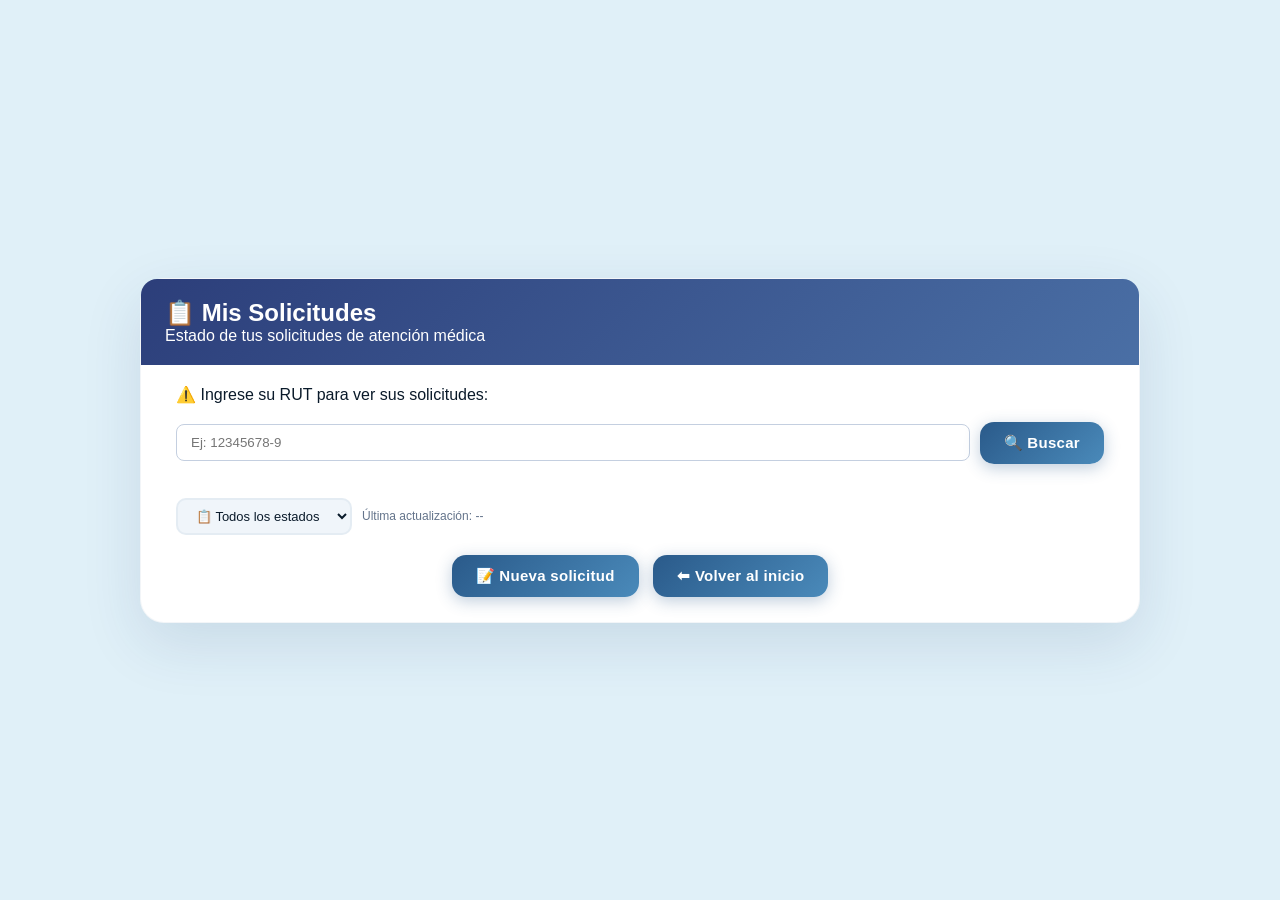
<file: mis_atenciones.html>
<!DOCTYPE html>
<html lang="es">
<head>
    <meta charset="UTF-8">
    <meta name="viewport" content="width=device-width, initial-scale=1.0">
    <title>Mis Solicitudes - Enfermería</title>
    <link rel="stylesheet" href="styles.css">
    <script src="config.js"></script>
</head>
<body>
    <div class="card card-wide" style="max-width: 1000px;">
        <div class="paciente-header" style="background: linear-gradient(135deg, #2c3e7a 0%, #4a6fa5 100%); color: white; padding: 20px 24px; border-radius: 16px 16px 0 0; margin: -30px -35px 20px -35px;">
            <h2>📋 Mis Solicitudes</h2>
            <p>Estado de tus solicitudes de atención médica</p>
        </div>
        
        <div id="pacienteInfo" style="margin-bottom: 16px;">
            <strong>👤 Paciente:</strong> <span id="nombrePaciente">Cargando...</span><br>
            <strong>📋 RUT:</strong> <span id="rutPaciente">Cargando...</span>
        </div>
        
        <div class="filtros-mis">
            <select id="filtroEstado" onchange="cargarSolicitudes()">
                <option value="todos">📋 Todos los estados</option>
                <option value="Pendiente">⏳ Pendientes</option>
                <option value="Aceptada">✅ Aceptadas</option>
                <option value="Atendida">🩺 Atendidas</option>
                <option value="Rechazada">❌ Rechazadas</option>
            </select>
            <span style="font-size:12px; color:#64748b; align-self:center;">Última actualización: <span id="ultimaActualizacion">--</span></span>
        </div>
        
        <div id="contenedorSolicitudes"></div>
        
        <div style="margin-top: 20px; text-align: center;">
            <button class="btn btn-primary" onclick="window.location.href='registro_paciente.html'">📝 Nueva solicitud</button>
            <button class="btn btn-secondary" onclick="window.location.href='index.html'" style="margin-left: 10px;">⬅ Volver al inicio</button>
        </div>
    </div>

    <script>
        function getParametro(param) {
            const urlParams = new URLSearchParams(window.location.search);
            return urlParams.get(param);
        }

        let rutPaciente = getParametro('rut');
        let nombrePaciente = getParametro('nombre') || 'Paciente';

        function cargarInfoPaciente() {
            if (rutPaciente) {
                document.getElementById('nombrePaciente').textContent = nombrePaciente;
                document.getElementById('rutPaciente').textContent = rutPaciente;
                cargarSolicitudes();
            } else {
                document.getElementById('pacienteInfo').innerHTML = `
                    <strong>⚠️</strong> Ingrese su RUT para ver sus solicitudes:
                    <br><br>
                    <div style="display:flex; gap:10px; align-items:center; flex-wrap:wrap;">
                        <input type="text" id="rutInput" placeholder="Ej: 12345678-9" style="padding:10px 14px; border:1px solid #c4cfe0; border-radius:8px; flex:1; min-width:200px;">
                        <button class="btn btn-primary" onclick="buscarPorRUT()">🔍 Buscar</button>
                    </div>
                    <br>
                    <div id="mensajeError" style="color:#b05a6e; display:none;">❌ No se encontraron solicitudes para este RUT</div>
                `;
                
                document.addEventListener('keydown', function(e) {
                    if (e.key === 'Enter' && document.getElementById('rutInput')) {
                        buscarPorRUT();
                    }
                });
            }
        }

        function buscarPorRUT() {
            const rut = document.getElementById('rutInput').value.trim();
            if (!rut) {
                alert("❌ Ingrese un RUT");
                return;
            }
            
            const solicitudes = JSON.parse(localStorage.getItem('solicitudes_pacientes')) || [];
            const paciente = solicitudes.find(s => s.rut === rut);
            
            if (paciente) {
                window.location.href = 'mis_atenciones.html?rut=' + rut + '&nombre=' + encodeURIComponent(paciente.nombre);
            } else {
                document.getElementById('mensajeError').style.display = 'block';
                setTimeout(() => {
                    document.getElementById('mensajeError').style.display = 'none';
                }, 3000);
            }
        }

        function cargarSolicitudes() {
            const rut = document.getElementById('rutPaciente').textContent;
            if (!rut || rut === 'Cargando...' || rut === 'No especificado') {
                document.getElementById('contenedorSolicitudes').innerHTML = `
                    <div class="empty-message">
                        🔍 Ingrese su RUT para ver sus solicitudes
                    </div>
                `;
                return;
            }
            
            const todasSolicitudes = JSON.parse(localStorage.getItem('solicitudes_pacientes')) || [];
            let solicitudes = todasSolicitudes.filter(s => s.rut === rut);
            
            const estadoFiltro = document.getElementById('filtroEstado').value;
            if (estadoFiltro !== 'todos') {
                solicitudes = solicitudes.filter(s => s.estado === estadoFiltro);
            }
            
            solicitudes.sort((a, b) => new Date(b.fecha_solicitud) - new Date(a.fecha_solicitud));
            
            document.getElementById('ultimaActualizacion').textContent = new Date().toLocaleString();
            
            const container = document.getElementById('contenedorSolicitudes');
            
            if (solicitudes.length === 0) {
                container.innerHTML = `
                    <div class="empty-message">
                        📭 No tienes solicitudes registradas.
                        <br><br>
                        <button class="btn btn-primary" onclick="window.location.href='registro_paciente.html'">
                            📝 Solicitar atención médica
                        </button>
                    </div>
                `;
                return;
            }
            
            let html = `<p style="color:#64748b; margin-bottom:12px;">📌 Total de solicitudes: ${solicitudes.length}</p>`;
            
            for (const s of solicitudes) {
                const estadoClass = s.estado === 'Pendiente' ? 'estado-pendiente' :
                                   s.estado === 'Aceptada' ? 'estado-aceptada' :
                                   s.estado === 'Rechazada' ? 'estado-rechazada' : 'estado-atendida';
                
                const cardClass = s.estado === 'Aceptada' ? 'solicitud-card aceptada' :
                                  s.estado === 'Rechazada' ? 'solicitud-card rechazada' :
                                  s.estado === 'Atendida' ? 'solicitud-card atendida' : 'solicitud-card';
                
                const fechaSolicitud = new Date(s.fecha_solicitud).toLocaleString('es-CL', {
                    day: '2-digit',
                    month: '2-digit',
                    year: 'numeric',
                    hour: '2-digit',
                    minute: '2-digit'
                });
                
                let estadoTexto = s.estado;
                if (s.estado === 'Pendiente') estadoTexto = '⏳ Pendiente - Esperando enfermero';
                else if (s.estado === 'Aceptada') estadoTexto = '✅ Aceptada - Hora asignada';
                else if (s.estado === 'Rechazada') estadoTexto = '❌ Rechazada';
                else if (s.estado === 'Atendida') estadoTexto = '🩺 Atendida';
                
                html += `
                    <div class="${cardClass}">
                        <div class="header-row">
                            <div>
                                <span class="fecha">📅 ${fechaSolicitud}</span>
                            </div>
                            <div>
                                <span class="estado ${estadoClass}">${estadoTexto}</span>
                            </div>
                        </div>
                        <div class="detalle">
                            <strong>🤧 Alergias:</strong> ${escapeHtml(s.alergias || 'Ninguna')}<br>
                            <strong>📝 Motivo:</strong> ${escapeHtml(s.motivo)}<br>
                            ${s.enfermero_asignado ? `<strong>👨‍⚕️ Enfermero:</strong> ${escapeHtml(s.enfermero_asignado)}<br>` : ''}
                            ${s.hora_asignada ? `<strong>🕐 Hora asignada:</strong> ${s.hora_asignada}<br>` : ''}
                            ${s.fecha_atencion ? `<strong>📅 Fecha atención:</strong> ${s.fecha_atencion}` : ''}
                        </div>
                    </div>
                `;
            }
            
            container.innerHTML = html;
        }

        function escapeHtml(str) {
            if (!str) return '';
            return str.replace(/[&<>]/g, function(m) {
                if (m === '&') return '&amp;';
                if (m === '<') return '&lt;';
                if (m === '>') return '&gt;';
                return m;
            });
        }

        cargarInfoPaciente();
    </script>
</body>
</html>
</file>
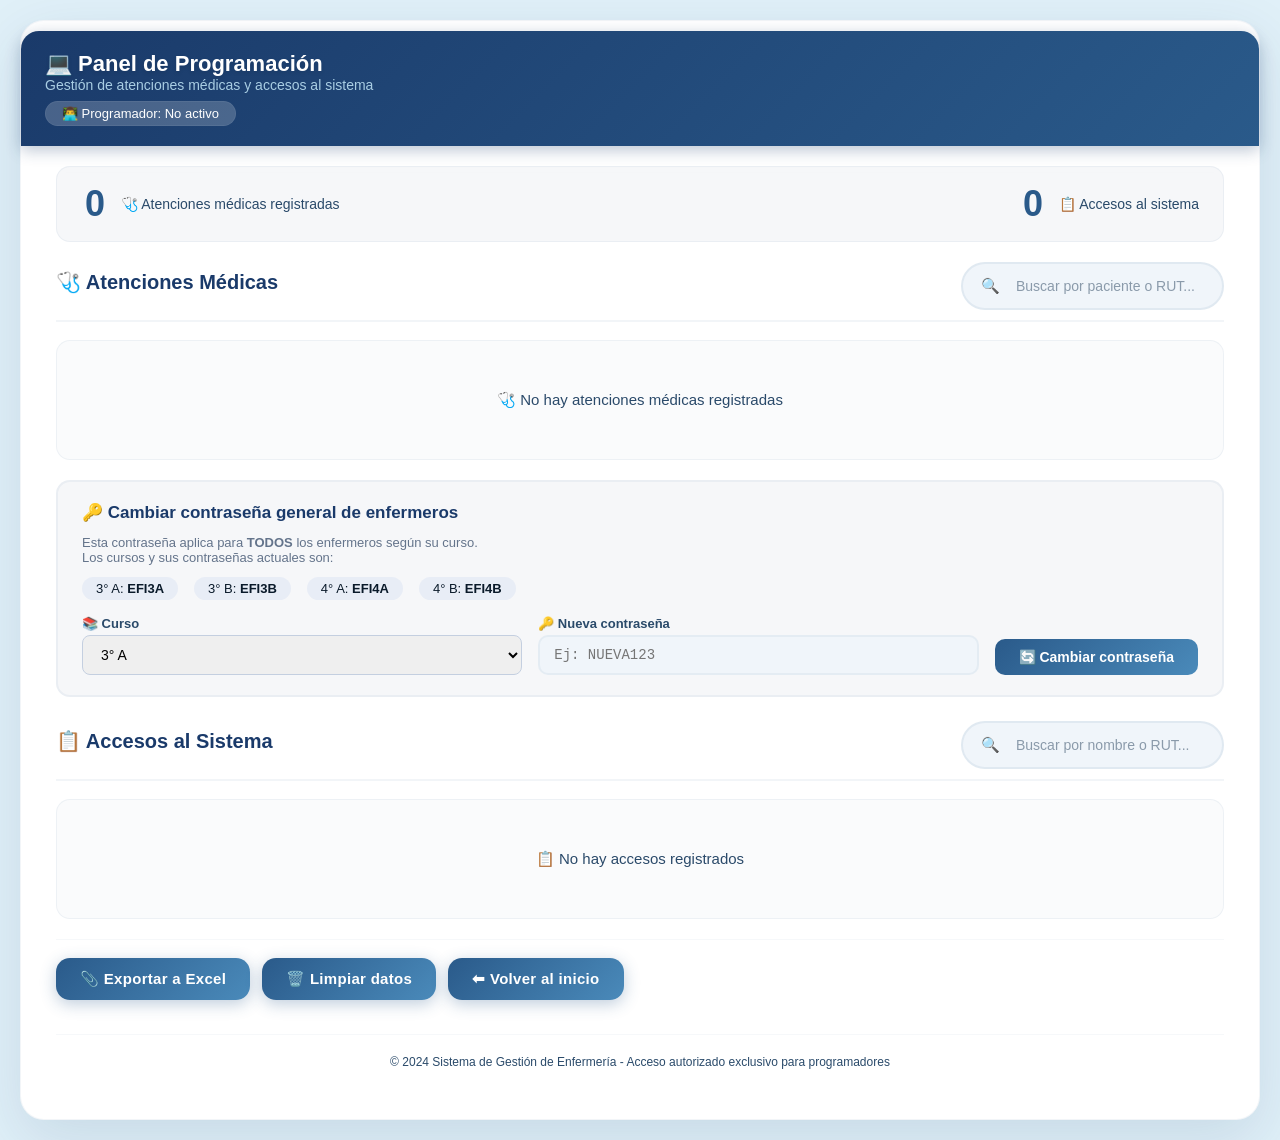
<file: panel_programacion.html>
<!DOCTYPE html>
<html lang="es">
<head>
    <meta charset="UTF-8">
    <meta name="viewport" content="width=device-width, initial-scale=1.0">
    <title>Panel de Programación - Enfermería</title>
    <link rel="stylesheet" href="styles.css">
    <script src="https://cdn.sheetjs.com/xlsx-0.20.2/package/dist/xlsx.full.min.js"></script>
    <script src="config.js"></script>
</head>
<body>
    <div class="card panel-container" style="max-width: 1400px;">
        <div class="programador-header">
            <h2>💻 Panel de Programación</h2>
            <p>Gestión de atenciones médicas y accesos al sistema</p>
            <div class="badge" style="background: rgba(255,255,255,0.2); display:inline-block; padding:4px 16px; border-radius:30px; font-size:13px; margin-top:8px;">
                👨‍💻 Programador: <span id="infoProgramador">Cargando...</span>
            </div>
        </div>

        <div class="stat-unica">
            <div class="stat-item">
                <span class="numero" id="totalAtenciones">0</span>
                <div class="label">🩺 Atenciones médicas registradas</div>
            </div>
            <div class="stat-item">
                <span class="numero" id="totalAccesos">0</span>
                <div class="label">📋 Accesos al sistema</div>
            </div>
        </div>

        <div style="display: flex; justify-content: space-between; align-items: center; flex-wrap: wrap; gap: 12px; margin-bottom: 6px;">
            <h2 class="section-title">🩺 Atenciones Médicas</h2>
            <div class="search-box">
                <span class="search-icon">🔍</span>
                <input type="text" id="searchAtenciones" placeholder="Buscar por paciente o RUT...">
            </div>
        </div>
        <hr class="section-divider">
        <div class="table-wrapper" id="tablaAtenciones"></div>

        <div class="cambiar-pass-section">
            <div class="titulo">🔑 Cambiar contraseña general de enfermeros</div>
            <p style="color: #64748b; font-size: 13px; margin-bottom: 12px;">
                Esta contraseña aplica para <strong>TODOS</strong> los enfermeros según su curso.
                <br>Los cursos y sus contraseñas actuales son:
            </p>
            <div style="display: flex; gap: 16px; flex-wrap: wrap; margin-bottom: 16px; font-size: 13px;">
                <span style="background: #e8edf6; padding: 4px 14px; border-radius: 20px;">3° A: <strong id="pass3A">EFI3A</strong></span>
                <span style="background: #e8edf6; padding: 4px 14px; border-radius: 20px;">3° B: <strong id="pass3B">EFI3B</strong></span>
                <span style="background: #e8edf6; padding: 4px 14px; border-radius: 20px;">4° A: <strong id="pass4A">EFI4A</strong></span>
                <span style="background: #e8edf6; padding: 4px 14px; border-radius: 20px;">4° B: <strong id="pass4B">EFI4B</strong></span>
            </div>
            
            <div class="row">
                <div class="grupo">
                    <label for="cursoSeleccionado">📚 Curso</label>
                    <select id="cursoSeleccionado" style="width:100%; padding:10px 14px; border:1px solid #c4cfe0; border-radius:8px; font-size:14px; font-family:inherit;">
                        <option value="3° A">3° A</option>
                        <option value="3° B">3° B</option>
                        <option value="4° A">4° A</option>
                        <option value="4° B">4° B</option>
                    </select>
                </div>
                <div class="grupo">
                    <label for="nuevaPass">🔑 Nueva contraseña</label>
                    <input type="text" id="nuevaPass" placeholder="Ej: NUEVA123" style="font-family: 'Courier New', monospace;">
                </div>
                <div class="grupo" style="flex: 0 0 auto;">
                    <button class="btn-cambiar-pass" onclick="cambiarContrasena()">🔄 Cambiar contraseña</button>
                </div>
            </div>
            <div id="mensajePass" class="mensaje-pass"></div>
        </div>

        <div style="margin-top: 24px;">
            <div style="display: flex; justify-content: space-between; align-items: center; flex-wrap: wrap; gap: 12px; margin-bottom: 6px;">
                <h2 class="section-title">📋 Accesos al Sistema</h2>
                <div class="search-box">
                    <span class="search-icon">🔍</span>
                    <input type="text" id="searchAccesos" placeholder="Buscar por nombre o RUT...">
                </div>
            </div>
            <hr class="section-divider">
            <div class="table-wrapper" id="tablaAccesosUnificados"></div>
        </div>

        <div class="btn-group">
            <button class="btn btn-success" onclick="exportarExcel()">📎 Exportar a Excel</button>
            <button class="btn btn-danger" onclick="abrirModalLimpieza()">🗑️ Limpiar datos</button>
            <button class="btn btn-secondary" onclick="window.location.href='index.html'">⬅ Volver al inicio</button>
        </div>

        <div class="footer">
            © 2024 Sistema de Gestión de Enfermería - Acceso autorizado exclusivo para programadores
        </div>
    </div>

    <div class="modal-overlay" id="modalFicha">
        <div class="modal-content">
            <div class="modal-header">
                <h3>📋 Ficha Médica Completa</h3>
                <button class="close-btn" onclick="cerrarModalFicha()">✕</button>
            </div>
            <div id="modalFichaBody"></div>
        </div>
    </div>

    <div class="modal-overlay" id="modalLimpieza">
        <div class="modal-content">
            <div class="modal-header">
                <h3>🧹 Limpiar datos</h3>
                <button class="close-btn" onclick="cerrarModalLimpieza()">✕</button>
            </div>
            <div class="aviso-limpieza">
                ⚠️ Seleccione qué datos desea eliminar. Esta acción es <strong>irreversible</strong>.
            </div>
            <div class="opcion-limpieza" onclick="toggleCheckbox('checkAtenciones')">
                <input type="checkbox" id="checkAtenciones">
                <div class="info">
                    <div class="titulo">🩺 Atenciones médicas</div>
                    <div class="descripcion">Elimina todas las fichas médicas y atenciones registradas</div>
                </div>
            </div>
            <div class="opcion-limpieza" onclick="toggleCheckbox('checkEnfermeros')">
                <input type="checkbox" id="checkEnfermeros">
                <div class="info">
                    <div class="titulo">🩺 Accesos de enfermeros</div>
                    <div class="descripcion">Elimina el historial de accesos de enfermeros al sistema</div>
                </div>
            </div>
            <div class="opcion-limpieza" onclick="toggleCheckbox('checkAdmin')">
                <input type="checkbox" id="checkAdmin">
                <div class="info">
                    <div class="titulo">🔐 Accesos de administradores</div>
                    <div class="descripcion">Elimina el historial de accesos de administradores al sistema</div>
                </div>
            </div>
            <div class="opcion-limpieza" onclick="toggleCheckbox('checkProgramacion')">
                <input type="checkbox" id="checkProgramacion">
                <div class="info">
                    <div class="titulo">💻 Accesos de programación</div>
                    <div class="descripcion">Elimina el historial de accesos del equipo de programación</div>
                </div>
            </div>
            <button class="btn-limpiar-seleccion" id="btnLimpiarSeleccion" onclick="ejecutarLimpieza()" disabled>
                🗑️ Limpiar seleccionados
            </button>
        </div>
    </div>

    <script>
        let atencionesData = [];
        let programacionData = [];
        let enfermerosData = [];
        let adminData = [];
        let filaEnEdicion = null;

        function getContrasenas() {
            const defaultPass = {
                "3° A": "EFI3A",
                "3° B": "EFI3B",
                "4° A": "EFI4A",
                "4° B": "EFI4B"
            };
            const stored = localStorage.getItem('contrasenas_enfermeros');
            if (stored) {
                try {
                    const parsed = JSON.parse(stored);
                    for (const curso of ["3° A", "3° B", "4° A", "4° B"]) {
                        if (!parsed[curso]) parsed[curso] = defaultPass[curso];
                    }
                    return parsed;
                } catch (e) { return defaultPass; }
            }
            return defaultPass;
        }

        function guardarContrasenas(contrasenas) {
            localStorage.setItem('contrasenas_enfermeros', JSON.stringify(contrasenas));
        }

        function getContrasenaPorCurso(curso) {
            const contrasenas = getContrasenas();
            return contrasenas[curso] || null;
        }

        function cargarDatos() {
            atencionesData = JSON.parse(localStorage.getItem('fichas_medicas')) || [];
            if (atencionesData.length === 0) {
                atencionesData = JSON.parse(localStorage.getItem('atenciones_enfermeria')) || [];
            }
            programacionData = JSON.parse(localStorage.getItem('accesos_programacion')) || [];
            enfermerosData = JSON.parse(localStorage.getItem('accesos_enfermeros')) || [];
            adminData = JSON.parse(localStorage.getItem('accesos_admin')) || [];
            
            const prog = JSON.parse(localStorage.getItem('programador_actual'));
            document.getElementById('infoProgramador').innerText = prog ? `${prog.nombre} (${prog.rut})` : "No activo";
            
            actualizarDisplayContrasenas();
            renderAtenciones();
            renderAccesosUnificados();
            actualizarContador();
        }

        function actualizarDisplayContrasenas() {
            const contrasenas = getContrasenas();
            document.getElementById('pass3A').textContent = contrasenas["3° A"] || "EFI3A";
            document.getElementById('pass3B').textContent = contrasenas["3° B"] || "EFI3B";
            document.getElementById('pass4A').textContent = contrasenas["4° A"] || "EFI4A";
            document.getElementById('pass4B').textContent = contrasenas["4° B"] || "EFI4B";
        }

        function cambiarContrasena() {
            const curso = document.getElementById('cursoSeleccionado').value;
            const nuevaPass = document.getElementById('nuevaPass').value.trim();
            const mensajeDiv = document.getElementById('mensajePass');
            
            if (!nuevaPass) {
                mensajeDiv.className = 'mensaje-pass error';
                mensajeDiv.textContent = '❌ Ingrese una nueva contraseña';
                return;
            }
            if (nuevaPass.length < 4) {
                mensajeDiv.className = 'mensaje-pass error';
                mensajeDiv.textContent = '❌ La contraseña debe tener al menos 4 caracteres';
                return;
            }
            
            const contrasenas = getContrasenas();
            const passAnterior = contrasenas[curso] || 'No definida';
            contrasenas[curso] = nuevaPass;
            guardarContrasenas(contrasenas);
            
            actualizarDisplayContrasenas();
            document.getElementById('nuevaPass').value = '';
            
            mensajeDiv.className = 'mensaje-pass exito';
            mensajeDiv.textContent = `✅ Contraseña de ${curso} cambiada exitosamente de "${passAnterior}" a "${nuevaPass}"`;
            
            setTimeout(() => { mensajeDiv.className = 'mensaje-pass'; }, 5000);
        }

        function actualizarContador() {
            document.getElementById('totalAtenciones').textContent = atencionesData.length;
            const totalAccesos = enfermerosData.length + adminData.length + programacionData.length;
            document.getElementById('totalAccesos').textContent = totalAccesos;
        }

        function renderAtenciones(filtro = '') {
            let data = [...atencionesData];
            
            if (filtro) {
                const term = filtro.toLowerCase();
                data = data.filter(a => 
                    (a.nombre && a.nombre.toLowerCase().includes(term)) || 
                    (a.nombrePaciente && a.nombrePaciente.toLowerCase().includes(term)) ||
                    (a.rut && a.rut.includes(term)) ||
                    (a.rutPaciente && a.rutPaciente.includes(term))
                );
            }
            
            data.sort((a, b) => new Date(b.fecha + ' ' + b.hora) - new Date(a.fecha + ' ' + a.hora));
            
            const container = document.getElementById('tablaAtenciones');
            
            if (data.length === 0) {
                container.innerHTML = '<div class="empty-message">🩺 No hay atenciones médicas registradas</div>';
                return;
            }
            
            let html = `<div style="padding: 10px 0;"><span class="badge-count">📌 Total de atenciones: ${data.length}</span></div>
                <table class="tabla-atenciones-edit">
                    <thead>
                        <tr>
                            <th>ID</th>
                            <th>Paciente</th>
                            <th>RUT</th>
                            <th>Fecha</th>
                            <th>Hora</th>
                            <th>Enfermero</th>
                            <th>Temp.</th>
                            <th>F.C.</th>
                            <th>Presión</th>
                            <th>Sat. O₂</th>
                            <th>Resultado</th>
                            <th>Estado</th>
                            <th>Acciones</th>
                        </tr>
                    </thead>
                    <tbody>`;
            
            data.forEach(a => {
                const nombre = a.nombre || a.nombrePaciente || 'Paciente';
                const rut = a.rut || a.rutPaciente || 'N/E';
                const enfermero = a.enfermero_registro || a.enfermero || 'N/E';
                const estado = a.estado || 'Registrado';
                
                const estadoClass = estado === 'Registrado' ? 'badge-registrado' :
                                   estado === 'Atendido' ? 'badge-atendido' :
                                   estado === 'Pendiente' ? 'badge-pendiente' : 'badge-cancelado';
                
                const enEdicion = filaEnEdicion === a.id;
                
                html += `<tr class="${enEdicion ? 'en-edicion' : ''}" data-id="${a.id}">`;
                html += `<td>${a.id}</td>`;
                
                if (enEdicion) {
                    html += `<td><input type="text" id="edit_nombre_${a.id}" value="${escapeHtml(nombre)}"></td>`;
                    html += `<td><input type="text" id="edit_rut_${a.id}" value="${escapeHtml(rut)}"></td>`;
                    html += `<td><input type="date" id="edit_fecha_${a.id}" value="${a.fecha || ''}"></td>`;
                    html += `<td><input type="time" id="edit_hora_${a.id}" value="${a.hora || ''}"></td>`;
                    html += `<td><input type="text" id="edit_enfermero_${a.id}" value="${escapeHtml(enfermero)}"></td>`;
                    html += `<td><input type="number" step="0.1" id="edit_temp_${a.id}" value="${a.temperatura || ''}" placeholder="36.5"></td>`;
                    html += `<td><input type="number" id="edit_fc_${a.id}" value="${a.frecuenciaCardiaca || ''}" placeholder="72"></td>`;
                    html += `<td><input type="text" id="edit_presion_${a.id}" value="${a.presion || ''}" placeholder="120/80"></td>`;
                    html += `<td><input type="number" id="edit_sat_${a.id}" value="${a.saturacion || ''}" placeholder="98" min="0" max="100"></td>`;
                    html += `<td><textarea id="edit_resultado_${a.id}" rows="1">${escapeHtml(a.resultado || a.descripcion || '')}</textarea></td>`;
                    html += `<td>
                        <select id="edit_estado_${a.id}">
                            <option value="Registrado" ${estado === 'Registrado' ? 'selected' : ''}>Registrado</option>
                            <option value="Atendido" ${estado === 'Atendido' ? 'selected' : ''}>Atendido</option>
                            <option value="Pendiente" ${estado === 'Pendiente' ? 'selected' : ''}>Pendiente</option>
                            <option value="Cancelado" ${estado === 'Cancelado' ? 'selected' : ''}>Cancelado</option>
                        </select>
                    </td>`;
                    html += `<td>
                        <div class="acciones-celda">
                            <button class="btn-accion btn-guardar-edit" onclick="guardarEdicion(${a.id})">💾 Guardar</button>
                            <button class="btn-accion btn-cancelar-edit" onclick="cancelarEdicion()">✖</button>
                        </div>
                    </td>`;
                } else {
                    const fechaMostrar = a.fecha || 'N/E';
                    const horaMostrar = a.hora || 'N/E';
                    
                    html += `<td>${escapeHtml(nombre)}</td>`;
                    html += `<td>${escapeHtml(rut)}</td>`;
                    html += `<td>${fechaMostrar}</td>`;
                    html += `<td>${horaMostrar}</td>`;
                    html += `<td>${escapeHtml(enfermero)}</td>`;
                    html += `<td>${a.temperatura || 'N/E'}</td>`;
                    html += `<td>${a.frecuenciaCardiaca || 'N/E'}</td>`;
                    html += `<td>${a.presion || 'N/E'}</td>`;
                    html += `<td>${a.saturacion || 'N/E'}</td>`;
                    html += `<td>${escapeHtml(a.resultado || a.descripcion || 'Sin observaciones')}</td>`;
                    html += `<td><span class="badge-estado ${estadoClass}">${estado}</span></td>`;
                    html += `<td>
                        <div class="acciones-celda">
                            <button class="btn-accion btn-ver-ficha" onclick="verFichaCompleta(${a.id})">📋 Ver ficha</button>
                            <button class="btn-accion btn-editar" onclick="iniciarEdicion(${a.id})">✏️ Editar</button>
                            <button class="btn-accion btn-eliminar" onclick="eliminarAtencion(${a.id})">🗑️</button>
                        </div>
                    </td>`;
                }
                
                html += '</tr>';
            });
            
            html += '</tbody></table>';
            container.innerHTML = html;
        }

        function verFichaCompleta(id) {
            const atencion = atencionesData.find(a => a.id === id);
            if (!atencion) {
                alert("No se encontró la atención");
                return;
            }
            
            const modalBody = document.getElementById('modalFichaBody');
            
            const campos = [
                { etiqueta: '👤 Paciente', valor: atencion.nombre || atencion.nombrePaciente || 'No especificado' },
                { etiqueta: '📋 RUT', valor: atencion.rut || atencion.rutPaciente || 'No especificado' },
                { etiqueta: '📅 Fecha', valor: atencion.fecha || 'No especificada' },
                { etiqueta: '🕐 Hora', valor: atencion.hora || 'No especificada' },
                { etiqueta: '👨‍⚕️ Enfermero', valor: atencion.enfermero_registro || atencion.enfermero || 'No especificado' },
                { etiqueta: '🎂 Edad', valor: atencion.edad || 'No especificada' },
                { etiqueta: '📚 Curso', valor: atencion.curso || 'No especificado' },
                { etiqueta: '📍 Dirección', valor: atencion.direccion || 'No especificada' },
                { etiqueta: '👤 Encargado', valor: atencion.encargado || 'No especificado' },
                { etiqueta: '📋 Antecedentes familiares', valor: atencion.antecedentesFamiliares || 'No registrados' },
                { etiqueta: '📋 Antecedentes mórbidos', valor: atencion.antecedentesMorbidos || 'No registrados' },
                { etiqueta: '🌡️ Temperatura', valor: atencion.temperatura ? atencion.temperatura + ' °C' : 'No registrada' },
                { etiqueta: '❤️ Frecuencia Cardíaca', valor: atencion.frecuenciaCardiaca ? atencion.frecuenciaCardiaca + ' lpm' : 'No registrada' },
                { etiqueta: '💓 Presión', valor: atencion.presion ? atencion.presion + ' mmHg' : 'No registrada' },
                { etiqueta: '🫁 Saturación O₂', valor: atencion.saturacion ? atencion.saturacion + ' %' : 'No registrada' },
                { etiqueta: '📝 Resultado', valor: atencion.resultado || atencion.descripcion || atencion.observaciones || 'Sin observaciones' },
                { etiqueta: '📅 Fecha registro', valor: atencion.fecha_registro || 'No especificada' },
                { etiqueta: '📌 Estado', valor: atencion.estado || 'Registrado' }
            ];
            
            let html = '';
            campos.forEach(c => {
                html += `
                    <div class="campo">
                        <span class="etiqueta">${c.etiqueta}</span>
                        <span class="valor">${c.valor}</span>
                    </div>
                `;
            });
            
            modalBody.innerHTML = html;
            document.getElementById('modalFicha').classList.add('active');
        }

        function cerrarModalFicha() {
            document.getElementById('modalFicha').classList.remove('active');
        }

        document.getElementById('modalFicha').addEventListener('click', function(e) {
            if (e.target === this) cerrarModalFicha();
        });

        function renderAccesosUnificados(filtro = '') {
            let accesosCombinados = [];
            
            enfermerosData.forEach(e => {
                accesosCombinados.push({
                    id: e.id,
                    nombre: e.nombre || 'Enfermero',
                    rut: e.rut || 'N/E',
                    fecha: e.fecha || 'N/E',
                    tipo: '🩺 Enfermero',
                    clase: 'badge-enfermero',
                    accion: e.accion || 'Acceso'
                });
            });
            
            adminData.forEach(a => {
                accesosCombinados.push({
                    id: a.id,
                    nombre: 'Administrador',
                    rut: a.rutAdmin || a.rut || 'N/E',
                    fecha: a.fecha || 'N/E',
                    tipo: '🔐 Administrador',
                    clase: 'badge-admin',
                    accion: a.accion || 'Acceso'
                });
            });
            
            programacionData.forEach(p => {
                accesosCombinados.push({
                    id: p.id,
                    nombre: p.nombre || 'Programador',
                    rut: p.rut || 'N/E',
                    fecha: p.fecha || 'N/E',
                    tipo: '💻 Programador',
                    clase: 'badge-programador',
                    accion: p.accion || 'Acceso'
                });
            });
            
            accesosCombinados.sort((a, b) => new Date(b.fecha) - new Date(a.fecha));
            
            if (filtro) {
                const term = filtro.toLowerCase();
                accesosCombinados = accesosCombinados.filter(a => 
                    a.nombre.toLowerCase().includes(term) || 
                    a.rut.includes(term) ||
                    a.tipo.toLowerCase().includes(term)
                );
            }
            
            const container = document.getElementById('tablaAccesosUnificados');
            
            if (accesosCombinados.length === 0) {
                container.innerHTML = '<div class="empty-message">📋 No hay accesos registrados</div>';
                return;
            }
            
            let html = `<div style="padding: 10px 0;"><span class="badge-count">📌 Total de accesos: ${accesosCombinados.length}</span></div>
                <table class="tabla-atenciones-edit">
                    <thead><tr>
                        <th>ID</th>
                        <th>Tipo</th>
                        <th>Nombre</th>
                        <th>RUT</th>
                        <th>Fecha</th>
                        <th>Acción</th>
                    </tr></thead>
                    <tbody>`;
            
            accesosCombinados.forEach(a => {
                html += `<tr>
                    <td>${a.id}</td>
                    <td><span class="badge-tipo ${a.clase}">${a.tipo}</span></td>
                    <td>${escapeHtml(a.nombre)}</td>
                    <td>${escapeHtml(a.rut)}</td>
                    <td>${a.fecha}</td>
                    <td>${a.accion}</td>
                </tr>`;
            });
            
            html += '</tbody></table>';
            container.innerHTML = html;
        }

        function iniciarEdicion(id) {
            filaEnEdicion = id;
            renderAtenciones(document.getElementById('searchAtenciones').value);
        }

        function cancelarEdicion() {
            filaEnEdicion = null;
            renderAtenciones(document.getElementById('searchAtenciones').value);
        }

        function guardarEdicion(id) {
            const nombre = document.getElementById(`edit_nombre_${id}`).value.trim();
            const rut = document.getElementById(`edit_rut_${id}`).value.trim();
            const fecha = document.getElementById(`edit_fecha_${id}`).value;
            const hora = document.getElementById(`edit_hora_${id}`).value;
            const enfermero = document.getElementById(`edit_enfermero_${id}`).value.trim();
            const temperatura = document.getElementById(`edit_temp_${id}`).value.trim();
            const frecuenciaCardiaca = document.getElementById(`edit_fc_${id}`).value.trim();
            const presion = document.getElementById(`edit_presion_${id}`).value.trim();
            const saturacion = document.getElementById(`edit_sat_${id}`).value.trim();
            const resultado = document.getElementById(`edit_resultado_${id}`).value.trim();
            const estado = document.getElementById(`edit_estado_${id}`).value;
            
            if (!nombre || !rut) {
                alert("❌ El nombre y RUT son obligatorios");
                return;
            }
            
            const index = atencionesData.findIndex(a => a.id === id);
            if (index === -1) {
                alert("❌ No se encontró la atención");
                return;
            }
            
            atencionesData[index].nombre = nombre;
            atencionesData[index].nombrePaciente = nombre;
            atencionesData[index].rut = rut;
            atencionesData[index].rutPaciente = rut;
            atencionesData[index].fecha = fecha;
            atencionesData[index].hora = hora;
            atencionesData[index].enfermero_registro = enfermero;
            atencionesData[index].enfermero = enfermero;
            atencionesData[index].temperatura = temperatura || undefined;
            atencionesData[index].frecuenciaCardiaca = frecuenciaCardiaca || undefined;
            atencionesData[index].presion = presion || undefined;
            atencionesData[index].saturacion = saturacion || undefined;
            atencionesData[index].resultado = resultado;
            atencionesData[index].descripcion = resultado;
            atencionesData[index].estado = estado;
            
            localStorage.setItem('fichas_medicas', JSON.stringify(atencionesData));
            localStorage.setItem('atenciones_enfermeria', JSON.stringify(atencionesData));
            
            filaEnEdicion = null;
            actualizarContador();
            renderAtenciones(document.getElementById('searchAtenciones').value);
            alert("✅ Atención actualizada correctamente");
        }

        function eliminarAtencion(id) {
            if (!confirm("⚠️ ¿Está seguro de eliminar esta atención? Esta acción es irreversible.")) return;
            
            const index = atencionesData.findIndex(a => a.id === id);
            if (index === -1) {
                alert("❌ No se encontró la atención");
                return;
            }
            
            atencionesData.splice(index, 1);
            
            localStorage.setItem('fichas_medicas', JSON.stringify(atencionesData));
            localStorage.setItem('atenciones_enfermeria', JSON.stringify(atencionesData));
            
            actualizarContador();
            renderAtenciones(document.getElementById('searchAtenciones').value);
            alert("✅ Atención eliminada correctamente");
        }

        document.getElementById('searchAtenciones').addEventListener('keyup', function() {
            renderAtenciones(this.value);
        });
        
        document.getElementById('searchAccesos').addEventListener('keyup', function() {
            renderAccesosUnificados(this.value);
        });

        function escapeHtml(str) {
            if (!str) return '';
            return str.replace(/[&<>]/g, function(m) {
                if (m === '&') return '&amp;';
                if (m === '<') return '&lt;';
                if (m === '>') return '&gt;';
                return m;
            });
        }

        function abrirModalLimpieza() {
            document.getElementById('modalLimpieza').classList.add('active');
            document.querySelectorAll('#modalLimpieza input[type="checkbox"]').forEach(cb => cb.checked = false);
            document.getElementById('btnLimpiarSeleccion').disabled = true;
        }

        function cerrarModalLimpieza() {
            document.getElementById('modalLimpieza').classList.remove('active');
        }

        function toggleCheckbox(id) {
            const cb = document.getElementById(id);
            cb.checked = !cb.checked;
            actualizarBotonLimpieza();
        }

        function actualizarBotonLimpieza() {
            const checkboxes = document.querySelectorAll('#modalLimpieza input[type="checkbox"]');
            const algunSeleccionado = Array.from(checkboxes).some(cb => cb.checked);
            document.getElementById('btnLimpiarSeleccion').disabled = !algunSeleccionado;
        }

        document.querySelectorAll('#modalLimpieza input[type="checkbox"]').forEach(cb => {
            cb.addEventListener('change', actualizarBotonLimpieza);
        });

        document.getElementById('modalLimpieza').addEventListener('click', function(e) {
            if (e.target === this) cerrarModalLimpieza();
        });

        function ejecutarLimpieza() {
            const checks = {
                atenciones: document.getElementById('checkAtenciones').checked,
                enfermeros: document.getElementById('checkEnfermeros').checked,
                admin: document.getElementById('checkAdmin').checked,
                programacion: document.getElementById('checkProgramacion').checked
            };
            
            const seleccionados = Object.values(checks).some(v => v);
            if (!seleccionados) {
                alert("❌ Seleccione al menos un tipo de datos para limpiar.");
                return;
            }
            
            let mensaje = "⚠️ ¿Está seguro de eliminar los siguientes datos?\n\n";
            if (checks.atenciones) mensaje += "• 🩺 Atenciones médicas\n";
            if (checks.enfermeros) mensaje += "• 🩺 Accesos de enfermeros\n";
            if (checks.admin) mensaje += "• 🔐 Accesos de administradores\n";
            if (checks.programacion) mensaje += "• 💻 Accesos de programación\n";
            mensaje += "\nEsta acción es irreversible.";
            
            if (!confirm(mensaje)) return;
            
            if (checks.atenciones) {
                localStorage.removeItem('fichas_medicas');
                localStorage.removeItem('atenciones_enfermeria');
            }
            if (checks.enfermeros) {
                localStorage.removeItem('accesos_enfermeros');
            }
            if (checks.admin) {
                localStorage.removeItem('accesos_admin');
            }
            if (checks.programacion) {
                localStorage.removeItem('accesos_programacion');
            }
            
            cerrarModalLimpieza();
            cargarDatos();
            alert("✅ Datos eliminados correctamente.");
        }

        function exportarExcel() {
            const ws1 = XLSX.utils.json_to_sheet(atencionesData.map(a => ({
                ID: a.id,
                Paciente: a.nombre || a.nombrePaciente || 'Paciente',
                RUT: a.rut || a.rutPaciente || 'N/E',
                Fecha: a.fecha || 'N/E',
                Hora: a.hora || 'N/E',
                Enfermero: a.enfermero_registro || a.enfermero || 'N/E',
                Temperatura: a.temperatura || 'N/E',
                Frecuencia_Cardiaca: a.frecuenciaCardiaca || 'N/E',
                Presion: a.presion || 'N/E',
                Saturacion_O2: a.saturacion || 'N/E',
                Resultado: a.resultado || a.descripcion || 'Sin observaciones',
                Estado: a.estado || 'Registrado'
            })));
            
            let accesos = [];
            enfermerosData.forEach(e => {
                accesos.push({ Tipo: 'Enfermero', Nombre: e.nombre || 'N/E', RUT: e.rut || 'N/E', Fecha: e.fecha || 'N/E', Accion: e.accion || 'Acceso' });
            });
            adminData.forEach(a => {
                accesos.push({ Tipo: 'Administrador', Nombre: 'Administrador', RUT: a.rutAdmin || a.rut || 'N/E', Fecha: a.fecha || 'N/E', Accion: a.accion || 'Acceso' });
            });
            programacionData.forEach(p => {
                accesos.push({ Tipo: 'Programador', Nombre: p.nombre || 'N/E', RUT: p.rut || 'N/E', Fecha: p.fecha || 'N/E', Accion: p.accion || 'Acceso' });
            });
            
            const ws2 = XLSX.utils.json_to_sheet(accesos);
            
            const wb = XLSX.utils.book_new();
            XLSX.utils.book_append_sheet(wb, ws1, 'Atenciones');
            XLSX.utils.book_append_sheet(wb, ws2, 'Accesos');
            
            const fecha = new Date().toISOString().slice(0,19).replace(/:/g, '-');
            XLSX.writeFile(wb, `reporte_programacion_${fecha}.xlsx`);
            alert("✅ Reporte exportado a Excel");
        }

        cargarDatos();

        window.verContrasenas = function() {
            console.log("🔑 Contraseñas actuales de enfermeros:");
            const contrasenas = getContrasenas();
            for (const curso of ["3° A", "3° B", "4° A", "4° B"]) {
                console.log(`  ${curso}: ${contrasenas[curso]}`);
            }
            return contrasenas;
        };
    </script>
</body>
</html>
</file>
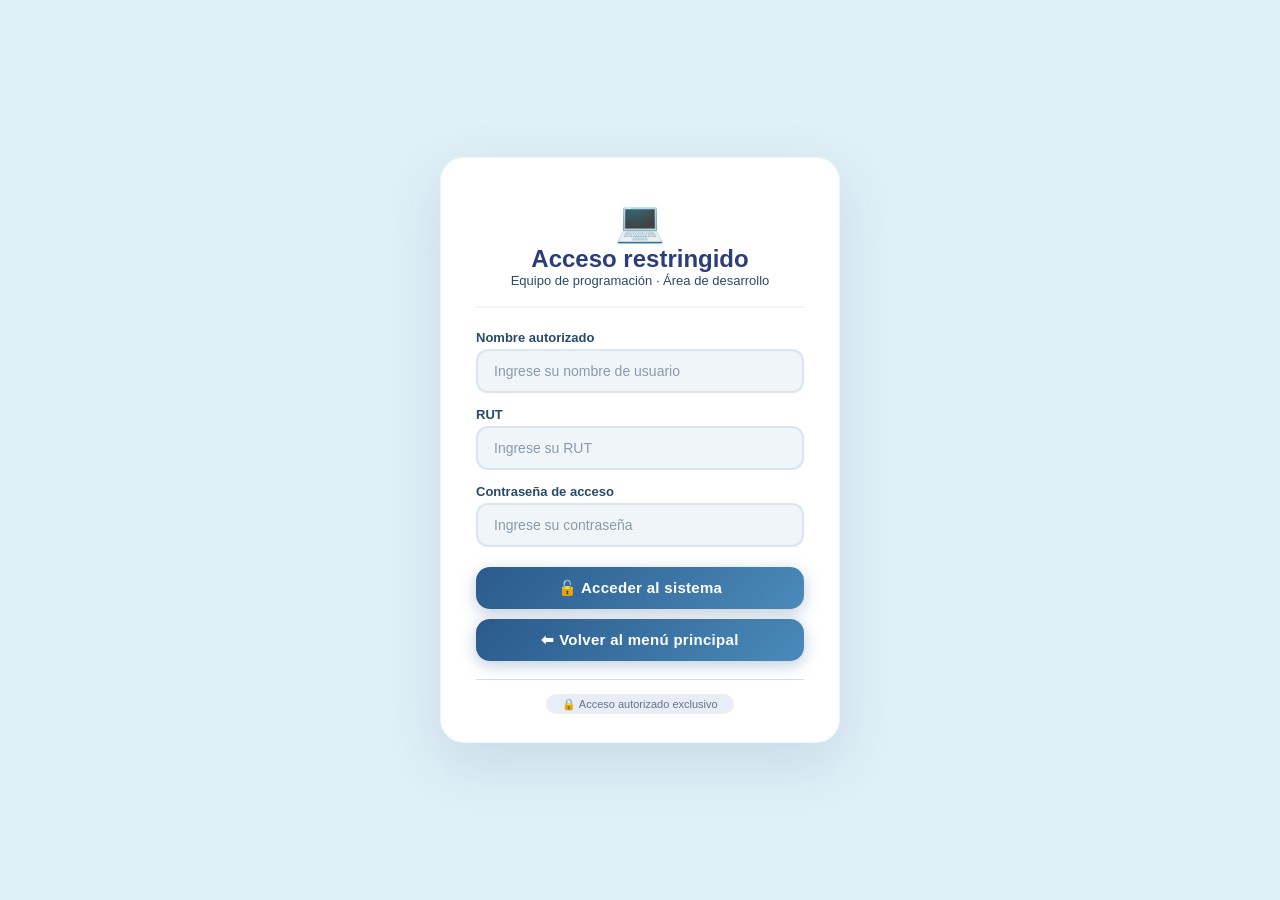
<file: programacion.html>
<!DOCTYPE html>
<html lang="es">
<head>
    <meta charset="UTF-8">
    <meta name="viewport" content="width=device-width, initial-scale=1.0">
    <title>Acceso Programación - Enfermería</title>
    <link rel="stylesheet" href="styles.css">
    <script src="config.js"></script>
</head>
<body>
    <div class="card" style="max-width: 400px;">
        <div class="text-center">
            <span style="font-size: 40px;">💻</span>
            <h2 style="color: #2c3e7a; font-size: 24px; font-weight: 700;">Acceso restringido</h2>
            <p class="text-muted text-small">Equipo de programación · Área de desarrollo</p>
        </div>
        
        <form id="programacionForm">
            <label for="nombreProg">Nombre autorizado</label>
            <input type="text" id="nombreProg" placeholder="Ingrese su nombre de usuario" required>
            
            <label for="rutProg">RUT</label>
            <input type="text" id="rutProg" placeholder="Ingrese su RUT" required>
            
            <label for="passwordProg">Contraseña de acceso</label>
            <input type="password" id="passwordProg" placeholder="Ingrese su contraseña" required>
            
            <button type="submit" class="btn btn-primary btn-block" style="margin-top: 20px;">🔓 Acceder al sistema</button>
            <button type="button" class="btn btn-secondary btn-block" style="margin-top: 10px;" onclick="window.location.href='index.html'">⬅ Volver al menú principal</button>
        </form>
        
        <div style="text-align: center; margin-top: 18px; padding-top: 14px; border-top: 1px solid #d4dcec;">
            <span style="background: #e8edf6; padding: 4px 16px; border-radius: 30px; font-size: 11px; color: #64748b;">
                🔒 Acceso autorizado exclusivo
            </span>
        </div>
    </div>

    <script>
        const usuariosAutorizados = [
            { nombre: "mayckool", rut: "22793944-3" },
            { nombre: "diego", rut: "22824389-2" },
            { nombre: "luciano", rut: "22100293-8" },
            { nombre: "joaquin", rut: "22894216-2" }
        ];
        
        const CONTRASENA_CORRECTA = "2448programacion";
        
        document.getElementById('programacionForm').addEventListener('submit', function(event) {
            event.preventDefault();
            
            const nombreIngresado = document.getElementById('nombreProg').value.trim().toLowerCase();
            const rutIngresado = document.getElementById('rutProg').value.trim();
            const contrasena = document.getElementById('passwordProg').value;
            
            if (!nombreIngresado || !rutIngresado || !contrasena) {
                alert("❌ Acceso denegado.");
                return;
            }
            
            const usuarioValido = usuariosAutorizados.find(
                u => u.nombre === nombreIngresado && u.rut === rutIngresado
            );
            
            if (!usuarioValido) {
                alert("❌ Acceso denegado. El nombre y RUT no coinciden.");
                return;
            }
            
            if (contrasena !== CONTRASENA_CORRECTA) {
                alert("❌ Acceso denegado. Contraseña incorrecta.");
                return;
            }
            
            let accesosProg = JSON.parse(localStorage.getItem('accesos_programacion')) || [];
            accesosProg.push({
                id: Date.now(),
                nombre: usuarioValido.nombre,
                rut: usuarioValido.rut,
                fecha: new Date().toLocaleString(),
                accion: "Ingreso al sistema de programación"
            });
            localStorage.setItem('accesos_programacion', JSON.stringify(accesosProg));
            
            localStorage.setItem('programador_actual', JSON.stringify({
                nombre: usuarioValido.nombre,
                rut: usuarioValido.rut,
                hora: new Date().toLocaleString()
            }));
            
            alert("✅ Acceso concedido. Bienvenido " + usuarioValido.nombre);
            window.location.href = "panel_programacion.html";
        });
        
        window.verUsuarios = function() {
            console.log("👥 Usuarios autorizados:");
            usuariosAutorizados.forEach(u => {
                console.log(`  - ${u.nombre}: ${u.rut}`);
            });
            return usuariosAutorizados;
        };
        
        window.agregarUsuario = function(nombre, rut) {
            const nombreLower = nombre.toLowerCase();
            const existe = usuariosAutorizados.some(u => u.nombre === nombreLower || u.rut === rut);
            if (existe) {
                alert("⚠️ Ese nombre o RUT ya está registrado.");
                return false;
            }
            usuariosAutorizados.push({ nombre: nombreLower, rut: rut });
            alert(`✅ Usuario ${nombre} agregado correctamente.`);
            return true;
        };
        
        window.eliminarUsuario = function(nombre) {
            const nombreLower = nombre.toLowerCase();
            const index = usuariosAutorizados.findIndex(u => u.nombre === nombreLower);
            if (index !== -1) {
                usuariosAutorizados.splice(index, 1);
                alert(`❌ Usuario ${nombre} eliminado correctamente.`);
                return true;
            } else {
                alert(`⚠️ No se encontró el usuario: ${nombre}`);
                return false;
            }
        };
    </script>
</body>
</html>
</file>
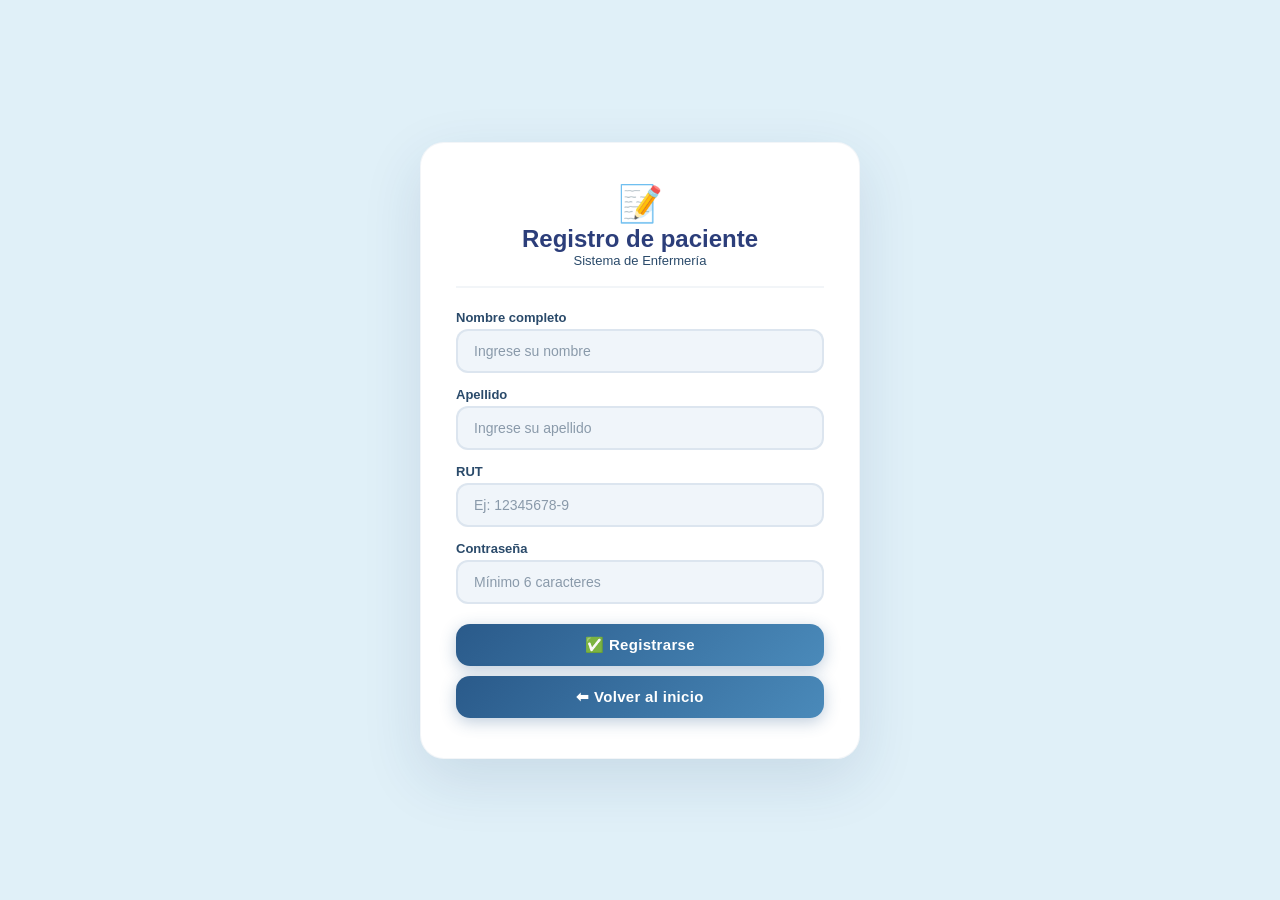
<file: registro.html>
<!DOCTYPE html>
<html lang="es">
<head>
    <meta charset="UTF-8">
    <meta name="viewport" content="width=device-width, initial-scale=1.0">
    <title>Registro de paciente - Enfermería</title>
    <link rel="stylesheet" href="styles.css">
    <script src="config.js"></script>
</head>
<body>
    <div class="card">
        <div class="text-center">
            <span style="font-size: 36px;">📝</span>
            <h2 style="color: #2c3e7a; font-size: 24px; font-weight: 700;">Registro de paciente</h2>
            <p class="text-muted text-small">Sistema de Enfermería</p>
        </div>
        
        <form id="registroForm">
            <label for="nombre">Nombre completo</label>
            <input type="text" id="nombre" placeholder="Ingrese su nombre" required>
            
            <label for="apellido">Apellido</label>
            <input type="text" id="apellido" placeholder="Ingrese su apellido" required>
            
            <label for="rut">RUT</label>
            <input type="text" id="rut" placeholder="Ej: 12345678-9" required>
            
            <label for="password">Contraseña</label>
            <input type="password" id="password" placeholder="Mínimo 6 caracteres" required>
            
            <button type="submit" class="btn btn-success btn-block" style="margin-top: 20px;">✅ Registrarse</button>
            <button type="button" class="btn btn-secondary btn-block" style="margin-top: 10px;" onclick="window.location.href='index.html'">⬅ Volver al inicio</button>
        </form>
    </div>

    <script>
        document.getElementById('registroForm').addEventListener('submit', function(event) {
            event.preventDefault();
            
            const nombre = document.getElementById('nombre').value.trim();
            const apellido = document.getElementById('apellido').value.trim();
            const rut = document.getElementById('rut').value.trim();
            const password = document.getElementById('password').value;
            
            if (!nombre || !apellido || !rut || !password) {
                alert("❌ Complete todos los campos");
                return;
            }
            
            if (password.length < 6) {
                alert("❌ La contraseña debe tener al menos 6 caracteres");
                return;
            }
            
            const registro = {
                id: Date.now(),
                nombre: nombre,
                apellido: apellido,
                rut: rut,
                password: password,
                fecha: new Date().toLocaleString(),
                accion: "Registro de usuario"
            };
            
            let registros = JSON.parse(localStorage.getItem('registros_enfermeria')) || [];
            registros.push(registro);
            localStorage.setItem('registros_enfermeria', JSON.stringify(registros));
            
            alert("✅ Registro exitoso. Bienvenido/a " + nombre + " " + apellido);
            document.getElementById('registroForm').reset();
        });
    </script>
</body>
</html>
</file>
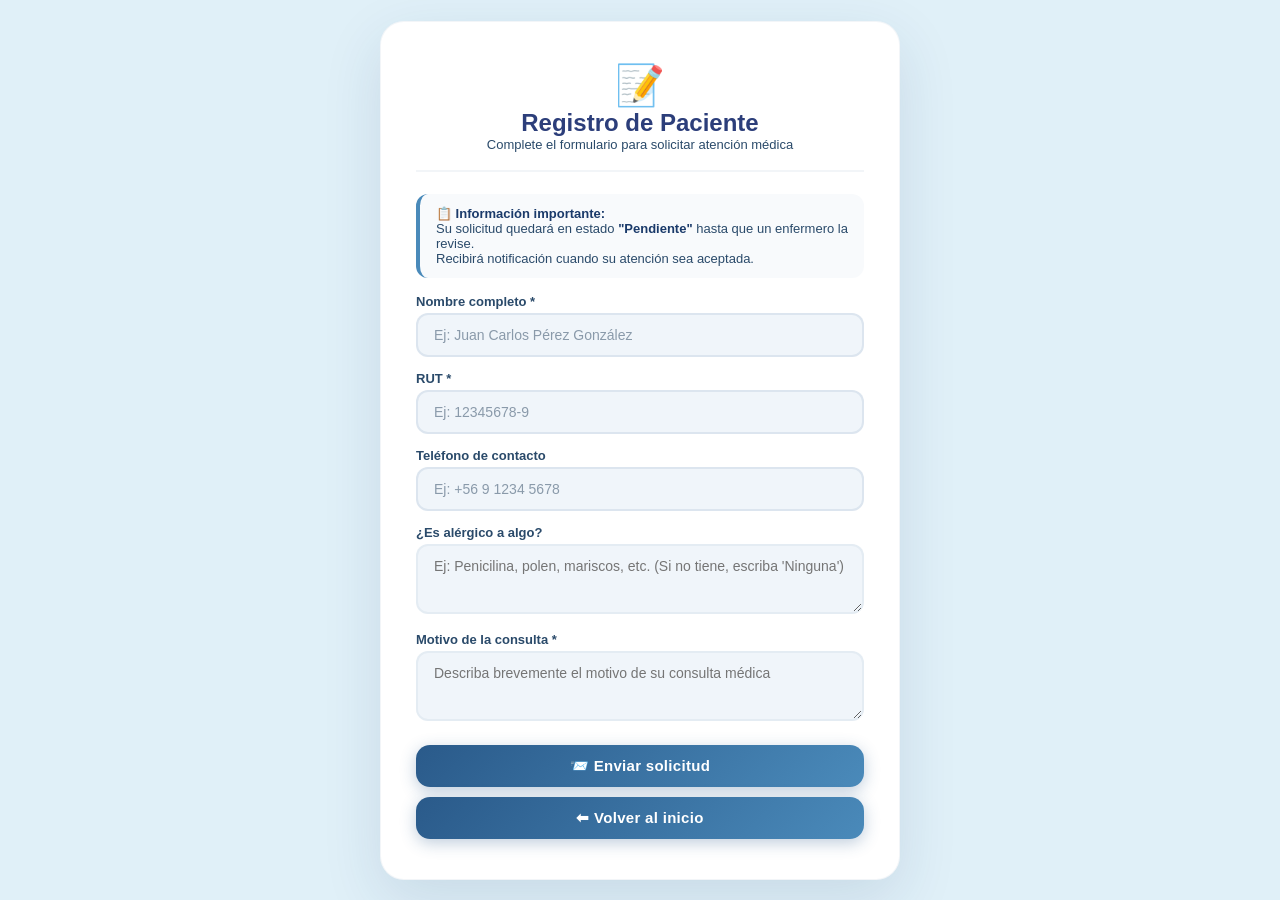
<file: registro_paciente.html>
<!DOCTYPE html>
<html lang="es">
<head>
    <meta charset="UTF-8">
    <meta name="viewport" content="width=device-width, initial-scale=1.0">
    <title>Registro de Paciente - Enfermería</title>
    <link rel="stylesheet" href="styles.css">
    <script src="config.js"></script>
</head>
<body>
    <div class="card form-card" style="max-width: 520px;">
        <div style="text-align: center;">
            <span style="font-size: 40px;">📝</span>
            <h2 style="color: #2c3e7a; font-size: 24px; font-weight: 700;">Registro de Paciente</h2>
            <p class="text-muted text-small">Complete el formulario para solicitar atención médica</p>
        </div>
        
        <div class="info-box">
            <strong>📋 Información importante:</strong><br>
            Su solicitud quedará en estado <strong>"Pendiente"</strong> hasta que un enfermero la revise.<br>
            Recibirá notificación cuando su atención sea aceptada.
        </div>
        
        <form id="registroPacienteForm">
            <label for="pacienteNombre">Nombre completo *</label>
            <input type="text" id="pacienteNombre" placeholder="Ej: Juan Carlos Pérez González" required>
            
            <label for="pacienteRut">RUT *</label>
            <input type="text" id="pacienteRut" placeholder="Ej: 12345678-9" required>
            
            <label for="pacienteTelefono">Teléfono de contacto</label>
            <input type="text" id="pacienteTelefono" placeholder="Ej: +56 9 1234 5678">
            
            <label for="pacienteAlergias">¿Es alérgico a algo?</label>
            <textarea id="pacienteAlergias" placeholder="Ej: Penicilina, polen, mariscos, etc. (Si no tiene, escriba 'Ninguna')"></textarea>
            
            <label for="pacienteMotivo">Motivo de la consulta *</label>
            <textarea id="pacienteMotivo" placeholder="Describa brevemente el motivo de su consulta médica" required></textarea>
            
            <button type="submit" class="btn btn-primary btn-block" style="margin-top: 20px;">📨 Enviar solicitud</button>
            <button type="button" class="btn btn-secondary btn-block" style="margin-top: 10px;" onclick="window.location.href='index.html'">⬅ Volver al inicio</button>
        </form>
        
        <div class="success-message" id="successMessage">
            ✅ Solicitud enviada exitosamente.<br>
            <span style="font-size: 13px;">Su atención quedó en estado <strong>Pendiente</strong>. Espere la confirmación de un enfermero.</span>
        </div>
    </div>

    <script>
document.getElementById('registroPacienteForm').addEventListener('submit', async function(event) {
    event.preventDefault();
    
    const nombre = document.getElementById('pacienteNombre').value.trim();
    const rut = document.getElementById('pacienteRut').value.trim();
    const telefono = document.getElementById('pacienteTelefono').value.trim();
    const alergias = document.getElementById('pacienteAlergias').value.trim() || 'Ninguna';
    const motivo = document.getElementById('pacienteMotivo').value.trim();
    
    if (!nombre || !rut || !motivo) {
        alert("❌ Los campos Nombre, RUT y Motivo son obligatorios");
        return;
    }
    
    // Mostrar mensaje de carga
    const btn = document.querySelector('#registroPacienteForm button[type="submit"]');
    const textoOriginal = btn.textContent;
    btn.textContent = '⏳ Guardando...';
    btn.disabled = true;
    
    const datos = {
        nombre: nombre,
        rut: rut,
        telefono: telefono || 'No especificado',
        alergias: alergias,
        motivo: motivo
    };
    
    // ✅ Guardar en Google Sheets
    const resultado = await guardarPacienteCloud(datos);
    
    if (resultado.success) {
        // Guardar también localmente como respaldo
        const solicitud = {
            id: resultado.id || Date.now(),
            nombre: nombre,
            rut: rut,
            telefono: telefono || 'No especificado',
            alergias: alergias,
            motivo: motivo,
            estado: 'Pendiente',
            fecha_solicitud: new Date().toLocaleString(),
            enfermero_asignado: null,
            hora_asignada: null,
            fecha_atencion: null
        };
        
        let solicitudes = JSON.parse(localStorage.getItem('solicitudes_pacientes')) || [];
        solicitudes.push(solicitud);
        localStorage.setItem('solicitudes_pacientes', JSON.stringify(solicitudes));
        
        const successMsg = document.getElementById('successMessage');
        successMsg.classList.add('show');
        document.getElementById('pacienteNombre').value = '';
        document.getElementById('pacienteRut').value = '';
        document.getElementById('pacienteTelefono').value = '';
        document.getElementById('pacienteAlergias').value = '';
        document.getElementById('pacienteMotivo').value = '';
        
        setTimeout(() => { successMsg.classList.remove('show'); }, 5000);
    } else {
        alert('❌ Error al guardar en la nube: ' + (resultado.error || 'Desconocido'));
    }
    
    btn.textContent = textoOriginal;
    btn.disabled = false;
});
            
            const nombre = document.getElementById('pacienteNombre').value.trim();
            const rut = document.getElementById('pacienteRut').value.trim();
            const telefono = document.getElementById('pacienteTelefono').value.trim();
            const alergias = document.getElementById('pacienteAlergias').value.trim() || 'Ninguna';
            const motivo = document.getElementById('pacienteMotivo').value.trim();
            
            if (!nombre || !rut || !motivo) {
                alert("❌ Los campos Nombre, RUT y Motivo son obligatorios");
                return;
            }
            
            const solicitud = {
                id: Date.now(),
                nombre: nombre,
                rut: rut,
                telefono: telefono || 'No especificado',
                alergias: alergias,
                motivo: motivo,
                estado: 'Pendiente',
                fecha_solicitud: new Date().toLocaleString(),
                enfermero_asignado: null,
                hora_asignada: null,
                fecha_atencion: null
            };
            
            let solicitudes = JSON.parse(localStorage.getItem('solicitudes_pacientes')) || [];
            solicitudes.push(solicitud);
            localStorage.setItem('solicitudes_pacientes', JSON.stringify(solicitudes));
            
            let registros = JSON.parse(localStorage.getItem('registros_enfermeria')) || [];
            const existe = registros.some(r => r.rut === rut);
            if (!existe) {
                registros.push({
                    id: solicitud.id,
                    nombre: nombre,
                    apellido: '',
                    rut: rut,
                    password: 'paciente2024',
                    fecha: new Date().toLocaleString(),
                    accion: 'Registro por paciente'
                });
                localStorage.setItem('registros_enfermeria', JSON.stringify(registros));
            }
            
            const successMsg = document.getElementById('successMessage');
            successMsg.classList.add('show');
            
            document.getElementById('pacienteNombre').value = '';
            document.getElementById('pacienteRut').value = '';
            document.getElementById('pacienteTelefono').value = '';
            document.getElementById('pacienteAlergias').value = '';
            document.getElementById('pacienteMotivo').value = '';
            
            setTimeout(() => {
                successMsg.classList.remove('show');
            }, 5000);
        ;
    </script>
</body>
</html>
</file>
<file: styles.css>
/* ============================================
   SISTEMA DE ENFERMERÍA
   PALETA: Azul, Celeste y Blanco
   ESTRUCTURA ORIGINAL (sin estirar)
   ============================================ */

:root {
    --azul-oscuro: #1a3a6a;
    --azul-medio: #2a5a8a;
    --azul-claro: #4a8aba;
    --celeste: #7ab8d8;
    --celeste-claro: #b8ddf0;
    --celeste-muy-claro: #e0f0f8;
    --blanco: #ffffff;
    --blanco-humo: #f0f5fa;
    --texto-claro: #1a2a3a;
    --texto-medio: #2a4a6a;
    --texto-oscuro: #0a1a2a;
}

/* ---------- RESET Y BASE ---------- */
* {
    margin: 0;
    padding: 0;
    box-sizing: border-box;
}

body {
    font-family: 'Segoe UI', 'Roboto', 'Helvetica Neue', Arial, sans-serif;
    background: var(--celeste-muy-claro);
    min-height: 100vh;
    display: flex;
    justify-content: center;
    align-items: center;
    padding: 20px;
    margin: 0;
    color: var(--texto-oscuro);
}

/* ---------- CONTENEDORES ---------- */
.container {
    width: 100%;
    max-width: 1400px;
    margin: 0 auto;
}

/* ============================================
   TARJETAS - MANTENIENDO ANCHO ORIGINAL
   ============================================ */
.card {
    background: var(--blanco);
    backdrop-filter: blur(10px);
    border-radius: 24px;
    box-shadow: 0 20px 60px rgba(26, 58, 106, 0.12);
    padding: 40px 35px 30px;
    width: 100%;
    max-width: 440px;
    border: 1px solid rgba(42, 90, 138, 0.06);
    transition: box-shadow 0.3s ease, transform 0.2s ease;
}

.card:hover {
    box-shadow: 0 25px 70px rgba(26, 58, 106, 0.16);
    transform: translateY(-2px);
}

.card-wide {
    max-width: 1400px;
    padding: 30px 35px 25px;
}

/* ============================================
   PANEL CONTAINER - ANCHO COMPLETO PERO SIN ESTIRAR
   ============================================ */
.panel-container {
    max-width: 1400px !important;
    width: 100% !important;
}

/* ============================================
   ESPACIADOS - MENÚ PRINCIPAL
   ============================================ */
.card .logo-icon {
    display: block;
    font-size: 52px;
    margin-bottom: 4px;
}

.card h1 {
    color: var(--azul-oscuro);
    font-size: 28px;
    font-weight: 700;
    margin-bottom: 4px;
}

.card .text-muted {
    border-bottom: 2px solid rgba(42, 90, 138, 0.06);
    padding-bottom: 18px;
    margin-bottom: 22px;
    color: var(--texto-medio);
}

.card .btn-block {
    margin-bottom: 10px;
}

.card .footer-menu {
    margin-top: 16px;
    padding-top: 14px;
    border-top: 1px solid rgba(42, 90, 138, 0.04);
}

.card .footer-menu span {
    background: rgba(42, 90, 138, 0.04);
    padding: 4px 18px;
    border-radius: 30px;
    font-size: 12px;
    color: var(--texto-medio);
}

/* ============================================
   ESPACIADOS - LOGIN
   ============================================ */
.login-card .icon {
    display: block;
    font-size: 48px;
    margin-bottom: 6px;
}

.login-card h2 {
    color: var(--azul-oscuro);
    font-size: 24px;
    font-weight: 700;
    margin-bottom: 4px;
}

.login-card .subtitle {
    color: var(--texto-medio);
    font-size: 13px;
    margin-bottom: 22px;
}

.login-card .info-nombre {
    background: rgba(74, 138, 186, 0.06);
    padding: 10px 14px;
    border-radius: 8px;
    margin-top: 8px;
    font-size: 14px;
    color: var(--texto-oscuro);
    border-left: 3px solid var(--azul-claro);
    display: none;
}

.login-card .info-nombre strong {
    color: var(--azul-oscuro);
}

.login-card .info-nombre .curso-badge {
    display: inline-block;
    background: rgba(42, 90, 138, 0.06);
    color: var(--azul-medio);
    padding: 2px 12px;
    border-radius: 20px;
    font-size: 12px;
    font-weight: 600;
}

.login-card .info-contrasena {
    background: rgba(74, 138, 186, 0.04);
    padding: 8px 12px;
    border-radius: 8px;
    margin-top: 6px;
    font-size: 13px;
    color: var(--texto-medio);
    border-left: 3px solid var(--azul-claro);
    display: none;
}

.login-card .info-contrasena strong {
    color: var(--azul-medio);
}

.login-card .info-contrasena .hint {
    font-size: 12px;
    color: #8a9aaa;
}

.login-card .info-rut {
    background: rgba(74, 138, 186, 0.06);
    padding: 8px 12px;
    border-radius: 8px;
    margin-top: 6px;
    font-size: 13px;
    color: var(--texto-oscuro);
    border-left: 3px solid var(--azul-claro);
    display: none;
}

.login-card .info-rut strong {
    color: var(--azul-oscuro);
}

.login-card .info-rut .badge-autorizado {
    background: rgba(42, 90, 138, 0.06);
    color: var(--azul-medio);
    padding: 2px 12px;
    border-radius: 20px;
    font-size: 11px;
    font-weight: 600;
    margin-left: 6px;
}

.login-card .info-contrasena-admin {
    background: rgba(74, 138, 186, 0.04);
    padding: 8px 12px;
    border-radius: 8px;
    margin-top: 6px;
    font-size: 13px;
    color: var(--texto-medio);
    border-left: 3px solid var(--azul-claro);
    display: none;
}

.login-card .info-contrasena-admin strong {
    color: var(--azul-medio);
}

.login-card .info-contrasena-admin .hint {
    font-size: 12px;
    color: #8a9aaa;
}

.login-card form label {
    display: block;
    font-weight: 600;
    color: var(--texto-medio);
    margin-top: 16px;
    margin-bottom: 4px;
}

.login-card form input {
    width: 100%;
    padding: 12px 16px;
    border-radius: 12px;
    border: 2px solid rgba(42, 90, 138, 0.10);
    background: var(--blanco-humo);
    color: var(--texto-oscuro);
}

.login-card form input:focus {
    outline: none;
    border-color: var(--azul-claro);
    box-shadow: 0 0 0 4px rgba(74, 138, 186, 0.12);
}

.login-card form .btn-block {
    margin-top: 20px;
}

.login-card form .btn-block + .btn-block {
    margin-top: 10px;
}

.login-card .footer-login {
    text-align: center;
    margin-top: 18px;
    padding-top: 14px;
    border-top: 1px solid rgba(42, 90, 138, 0.04);
}

.login-card .footer-login span {
    background: rgba(42, 90, 138, 0.04);
    padding: 4px 18px;
    border-radius: 30px;
    font-size: 11px;
    color: var(--texto-medio);
}

.login-card .total-users {
    font-size: 12px;
    color: #8a9aaa;
    text-align: center;
    margin-top: 12px;
    padding-top: 12px;
    border-top: 1px solid rgba(42, 90, 138, 0.04);
}

/* ============================================
   ENCABEZADOS
   ============================================ */
.header {
    background: linear-gradient(135deg, var(--azul-oscuro), var(--azul-medio));
    color: var(--blanco);
    padding: 25px 30px;
    border-radius: 18px 18px 0 0;
    box-shadow: 0 4px 16px rgba(26, 58, 106, 0.20);
}

.header h1 {
    font-size: 28px;
    font-weight: 700;
    letter-spacing: -0.5px;
    text-shadow: 0 2px 4px rgba(0, 0, 0, 0.10);
    color: var(--blanco);
}

.header p {
    margin-top: 6px;
    opacity: 0.9;
    font-size: 14px;
    color: var(--celeste-claro);
}

.badge {
    background: rgba(255, 255, 255, 0.10);
    display: inline-block;
    padding: 6px 18px;
    border-radius: 30px;
    font-size: 13px;
    font-weight: 500;
    margin-top: 12px;
    border: 1px solid rgba(255, 255, 255, 0.06);
    color: var(--blanco);
}

/* ============================================
   TÍTULOS DE SECCIÓN
   ============================================ */
.section-title {
    font-size: 20px;
    font-weight: 700;
    color: var(--azul-oscuro);
    display: flex;
    align-items: center;
    gap: 10px;
    margin-bottom: 8px;
}

.section-title::after {
    content: '';
    flex: 1;
    height: 2px;
    background: linear-gradient(90deg, var(--azul-claro), transparent);
}

.section-divider {
    border: none;
    border-top: 2px solid rgba(42, 90, 138, 0.06);
    margin: 10px 0 18px 0;
}

/* ============================================
   FORMULARIOS
   ============================================ */
form label {
    display: block;
    font-size: 13px;
    font-weight: 600;
    color: var(--texto-medio);
    margin-top: 14px;
    margin-bottom: 4px;
}

form input,
form select,
form textarea {
    width: 100%;
    padding: 12px 16px;
    border: 2px solid rgba(42, 90, 138, 0.10);
    border-radius: 12px;
    font-size: 14px;
    font-family: inherit;
    transition: border-color 0.2s ease, box-shadow 0.2s ease;
    background: var(--blanco-humo);
    color: var(--texto-oscuro);
}

form input::placeholder {
    color: #8a9aaa;
}

form input:focus,
form select:focus,
form textarea:focus {
    outline: none;
    border-color: var(--azul-claro);
    box-shadow: 0 0 0 4px rgba(74, 138, 186, 0.12);
    background: var(--blanco);
}

form select option {
    background: var(--blanco);
    color: var(--texto-oscuro);
}

form textarea {
    resize: vertical;
    min-height: 70px;
}

/* ============================================
   BOTONES - MANTENIENDO ESTILO ORIGINAL
   ============================================ */

.btn {
    padding: 12px 24px;
    border: none;
    border-radius: 14px;
    font-size: 15px;
    font-weight: 600;
    cursor: pointer;
    font-family: inherit;
    transition: all 0.25s ease;
    display: inline-flex;
    align-items: center;
    justify-content: center;
    gap: 8px;
    text-decoration: none;
    letter-spacing: 0.3px;
    color: var(--blanco);
}

.btn-block {
    width: 100%;
    display: flex;
}

/* Quitar subrayado de los enlaces que contienen botones */
a {
    text-decoration: none !important;
}

a .btn {
    text-decoration: none !important;
}

a:hover,
a:visited,
a:active,
a:focus {
    text-decoration: none !important;
}

/* Para el botón del juego que es un enlace directo */
#gameLauncher {
    text-decoration: none !important;
}

.btn-primary {
    background: linear-gradient(135deg, var(--azul-medio), var(--azul-claro));
    box-shadow: 0 4px 16px rgba(42, 90, 138, 0.30);
    color: var(--blanco);
}

.btn-primary:hover {
    transform: translateY(-3px);
    box-shadow: 0 8px 28px rgba(42, 90, 138, 0.40);
    background: linear-gradient(135deg, var(--azul-oscuro), var(--azul-medio));
}

.btn-success {
    background: linear-gradient(135deg, var(--azul-medio), var(--azul-claro));
    box-shadow: 0 4px 16px rgba(42, 90, 138, 0.30);
    color: var(--blanco);
}

.btn-success:hover {
    transform: translateY(-3px);
    box-shadow: 0 8px 28px rgba(42, 90, 138, 0.40);
    background: linear-gradient(135deg, var(--azul-oscuro), var(--azul-medio));
}

.btn-danger {
    background: linear-gradient(135deg, var(--azul-medio), var(--azul-claro));
    box-shadow: 0 4px 16px rgba(42, 90, 138, 0.30);
    color: var(--blanco);
}

.btn-danger:hover {
    transform: translateY(-3px);
    box-shadow: 0 8px 28px rgba(42, 90, 138, 0.40);
    background: linear-gradient(135deg, var(--azul-oscuro), var(--azul-medio));
}

.btn-secondary {
    background: linear-gradient(135deg, var(--azul-medio), var(--azul-claro));
    box-shadow: 0 4px 16px rgba(42, 90, 138, 0.30);
    color: var(--blanco);
}

.btn-secondary:hover {
    transform: translateY(-3px);
    box-shadow: 0 8px 28px rgba(42, 90, 138, 0.40);
    background: linear-gradient(135deg, var(--azul-oscuro), var(--azul-medio));
}

.btn-info {
    background: linear-gradient(135deg, var(--celeste), var(--azul-claro));
    box-shadow: 0 4px 16px rgba(74, 138, 186, 0.25);
    color: var(--blanco);
}

.btn-info:hover {
    transform: translateY(-3px);
    box-shadow: 0 8px 28px rgba(74, 138, 186, 0.35);
    background: linear-gradient(135deg, var(--azul-claro), var(--celeste));
}

.btn-outline {
    background: transparent;
    color: var(--azul-medio);
    border: 2px solid var(--azul-claro);
}

.btn-outline:hover {
    background: var(--azul-medio);
    color: var(--blanco);
    transform: translateY(-2px);
}

.btn-sm {
    padding: 8px 16px;
    font-size: 13px;
    border-radius: 10px;
}

/* ============================================
   TABLAS
   ============================================ */
.table-wrapper {
    overflow-x: auto;
    margin-top: 4px;
    border-radius: 14px;
    border: 1px solid rgba(42, 90, 138, 0.06);
    background: rgba(26, 58, 106, 0.02);
    backdrop-filter: blur(4px);
}

table {
    width: 100%;
    border-collapse: collapse;
    font-size: 14px;
}

table thead th {
    background: linear-gradient(135deg, var(--azul-oscuro), var(--azul-medio));
    color: var(--blanco);
    padding: 14px 14px;
    text-align: left;
    font-weight: 600;
    font-size: 13px;
    letter-spacing: 0.3px;
    white-space: nowrap;
}

table tbody td {
    padding: 12px 14px;
    border-bottom: 1px solid rgba(42, 90, 138, 0.04);
    color: var(--texto-oscuro);
    vertical-align: middle;
}

table tbody tr:hover {
    background: rgba(74, 138, 186, 0.04);
}

table tbody tr:last-child td {
    border-bottom: none;
}

/* ============================================
   ETIQUETAS / BADGES
   ============================================ */
.tag {
    background: rgba(42, 90, 138, 0.06);
    padding: 4px 14px;
    border-radius: 30px;
    font-size: 12px;
    font-weight: 500;
    color: var(--texto-medio);
    display: inline-block;
    white-space: nowrap;
}

.tag-blue {
    background: rgba(74, 138, 186, 0.10);
    color: var(--azul-medio);
}

.tag-purple {
    background: rgba(42, 90, 138, 0.06);
    color: var(--azul-medio);
}

.tag-green {
    background: rgba(42, 90, 138, 0.04);
    color: var(--azul-medio);
}

.tag-red {
    background: rgba(42, 90, 138, 0.06);
    color: var(--azul-medio);
}

.badge-tipo {
    padding: 2px 12px;
    border-radius: 20px;
    font-size: 11px;
    font-weight: 600;
}

.badge-enfermero {
    background: rgba(74, 138, 186, 0.10);
    color: var(--azul-medio);
}

.badge-admin {
    background: rgba(42, 90, 138, 0.06);
    color: var(--azul-oscuro);
}

.badge-programador {
    background: rgba(74, 138, 186, 0.06);
    color: var(--azul-medio);
}

.badge-estado {
    padding: 2px 12px;
    border-radius: 20px;
    font-size: 11px;
    font-weight: 600;
}

.badge-registrado {
    background: rgba(42, 90, 138, 0.06);
    color: var(--azul-medio);
}

.badge-atendido {
    background: rgba(42, 90, 138, 0.04);
    color: var(--azul-medio);
}

.badge-pendiente {
    background: rgba(74, 138, 186, 0.08);
    color: var(--azul-medio);
}

.badge-cancelado {
    background: rgba(180, 200, 220, 0.08);
    color: #8a9aaa;
}

.badge-count {
    background: rgba(42, 90, 138, 0.06);
    padding: 4px 16px;
    border-radius: 30px;
    font-size: 13px;
    font-weight: 500;
    color: var(--azul-medio);
    display: inline-block;
}

/* ============================================
   BUSCADOR
   ============================================ */
.search-box {
    display: flex;
    align-items: center;
    gap: 8px;
    background: var(--blanco-humo);
    padding: 4px 14px 4px 18px;
    border-radius: 40px;
    border: 2px solid rgba(42, 90, 138, 0.08);
    transition: border-color 0.2s ease, box-shadow 0.2s ease;
}

.search-box:focus-within {
    border-color: var(--azul-claro);
    box-shadow: 0 0 0 4px rgba(74, 138, 186, 0.08);
}

.search-box input {
    border: none;
    padding: 10px 8px;
    font-size: 14px;
    width: 200px;
    outline: none;
    background: transparent;
    font-family: inherit;
    color: var(--texto-oscuro);
}

.search-box input::placeholder {
    color: #8a9aaa;
}

.search-box .search-icon {
    color: var(--azul-claro);
    font-size: 15px;
}

/* ============================================
   ESTADÍSTICAS
   ============================================ */
.stats-bar {
    display: flex;
    flex-wrap: wrap;
    gap: 16px;
    padding: 16px 24px;
    background: rgba(26, 58, 106, 0.03);
    backdrop-filter: blur(4px);
    border-radius: 14px;
    margin-top: 16px;
    border: 1px solid rgba(42, 90, 138, 0.06);
}

.stat-item {
    background: rgba(26, 58, 106, 0.04);
    padding: 10px 24px;
    border-radius: 12px;
    border: 1px solid rgba(42, 90, 138, 0.04);
    font-size: 14px;
    font-weight: 500;
    color: var(--texto-medio);
}

.stat-item span {
    font-weight: 700;
    color: var(--azul-medio);
    margin-left: 4px;
}

.stat-unica {
    background: rgba(26, 58, 106, 0.04);
    backdrop-filter: blur(4px);
    border-radius: 14px;
    padding: 16px 24px;
    border: 1px solid rgba(42, 90, 138, 0.06);
    margin-bottom: 20px;
    display: flex;
    justify-content: space-between;
    align-items: center;
    flex-wrap: wrap;
    gap: 12px;
}

.stat-unica .stat-item {
    display: flex;
    align-items: center;
    gap: 16px;
    border: none;
    background: transparent;
    padding: 0;
    box-shadow: none;
}

.stat-unica .stat-item .numero {
    font-size: 36px;
    font-weight: 800;
    color: var(--azul-medio);
}

.stat-unica .stat-item .label {
    font-size: 14px;
    color: var(--texto-medio);
}

/* ============================================
   MENSAJES VACÍOS
   ============================================ */
.empty-message {
    text-align: center;
    padding: 50px 20px;
    color: var(--texto-medio);
    font-size: 15px;
}

/* ============================================
   FOOTER GENERAL
   ============================================ */
.footer {
    text-align: center;
    margin-top: 30px;
    padding: 20px;
    color: var(--texto-medio);
    font-size: 12px;
    border-top: 1px solid rgba(42, 90, 138, 0.04);
}

/* ============================================
   GRUPO DE BOTONES
   ============================================ */
.btn-group {
    display: flex;
    flex-wrap: wrap;
    gap: 12px;
    padding: 18px 0 4px 0;
    border-top: 1px solid rgba(42, 90, 138, 0.04);
    margin-top: 20px;
}

/* ============================================
   UTILIDADES
   ============================================ */
.logo-icon {
    font-size: 52px;
    display: block;
    margin-bottom: 4px;
}

.text-center {
    text-align: center;
}

.text-muted {
    color: var(--texto-medio);
}

.text-small {
    font-size: 13px;
}

.mt-8 { margin-top: 8px; }
.mt-12 { margin-top: 12px; }
.mt-16 { margin-top: 16px; }
.mt-20 { margin-top: 20px; }
.mt-24 { margin-top: 24px; }
.mb-8 { margin-bottom: 8px; }
.mb-12 { margin-bottom: 12px; }
.mb-16 { margin-bottom: 16px; }

/* ============================================
   INTRO ÉPICA
   ============================================ */
#introOverlay {
    position: fixed;
    top: 0;
    left: 0;
    width: 100%;
    height: 100%;
    background: linear-gradient(145deg, var(--azul-oscuro), #0a1a3a);
    z-index: 9999;
    display: flex;
    justify-content: center;
    align-items: center;
    flex-direction: column;
    overflow: hidden;
    transition: opacity 1.5s ease;
}

#introOverlay.oculto {
    opacity: 0;
    pointer-events: none;
}

#introOverlay .estrellas {
    position: absolute;
    width: 100%;
    height: 100%;
    background-image:
        radial-gradient(2px 2px at 20px 30px, rgba(122, 184, 216, 0.20), transparent),
        radial-gradient(2px 2px at 40px 70px, rgba(184, 221, 240, 0.12), transparent),
        radial-gradient(2px 2px at 50px 160px, rgba(122, 184, 216, 0.15), transparent),
        radial-gradient(2px 2px at 90px 40px, rgba(184, 221, 240, 0.12), transparent),
        radial-gradient(2px 2px at 130px 80px, rgba(122, 184, 216, 0.20), transparent),
        radial-gradient(2px 2px at 160px 30px, rgba(184, 221, 240, 0.12), transparent);
    background-size: 200px 200px;
    background-repeat: repeat;
    opacity: 0.6;
}

.intro-titulo {
    font-size: 80px;
    font-weight: 900;
    letter-spacing: 10px;
    text-transform: uppercase;
    position: relative;
    z-index: 2;
    font-family: 'Segoe UI', 'Roboto', Arial, sans-serif;
    text-shadow: 0 0 80px rgba(74, 138, 186, 0.05);
    transform: translateY(-300px);
    opacity: 0;
    animation: caerTitulo 1.8s cubic-bezier(0.22, 1, 0.36, 1) forwards;
}

@keyframes caerTitulo {
    0% { transform: translateY(-300px) scale(0.8); opacity: 0; }
    40% { transform: translateY(20px) scale(1.05); opacity: 1; }
    60% { transform: translateY(-8px) scale(0.98); opacity: 1; }
    100% { transform: translateY(0px) scale(1); opacity: 1; }
}

.intro-titulo .letra {
    display: inline-block;
    background: linear-gradient(135deg, var(--celeste), var(--azul-claro), var(--celeste), var(--azul-claro));
    background-size: 300% 300%;
    -webkit-background-clip: text;
    -webkit-text-fill-color: transparent;
    background-clip: text;
    animation: arcoiris 4s ease infinite;
    text-shadow: none;
    filter: drop-shadow(0 0 60px rgba(74, 138, 186, 0.05));
    font-weight: 900;
}

@keyframes arcoiris {
    0% { background-position: 0% 50%; }
    50% { background-position: 100% 50%; }
    100% { background-position: 0% 50%; }
}

.intro-curso {
    color: rgba(255, 255, 255, 0.80);
    font-size: 28px;
    letter-spacing: 6px;
    font-weight: 700;
    margin-top: 8px;
    z-index: 2;
    opacity: 0;
    animation: fadeInUp 1s ease 1.2s forwards;
    font-family: 'Segoe UI', 'Roboto', Arial, sans-serif;
    text-transform: uppercase;
    text-shadow: 0 0 40px rgba(74, 138, 186, 0.02);
}

.intro-curso .curso-3 {
    color: var(--celeste);
    -webkit-text-fill-color: var(--celeste);
    text-shadow: 0 0 40px rgba(122, 184, 216, 0.08);
}

.intro-curso .curso-4 {
    color: var(--azul-claro);
    -webkit-text-fill-color: var(--azul-claro);
    text-shadow: 0 0 40px rgba(74, 138, 186, 0.08);
}

.intro-curso .separador {
    color: rgba(255, 255, 255, 0.10);
    margin: 0 12px;
}

.intro-subtitulo {
    color: rgba(255, 255, 255, 0.30);
    font-size: 18px;
    letter-spacing: 14px;
    font-weight: 300;
    margin-top: 6px;
    z-index: 2;
    opacity: 0;
    animation: fadeInUp 1s ease 1.6s forwards;
    font-family: 'Segoe UI', 'Roboto', Arial, sans-serif;
    text-transform: uppercase;
}

@keyframes fadeInUp {
    from { opacity: 0; transform: translateY(20px); }
    to { opacity: 1; transform: translateY(0); }
}

.polvo-container {
    position: absolute;
    top: 0;
    left: 0;
    width: 100%;
    height: 100%;
    pointer-events: none;
    z-index: 1;
    overflow: hidden;
}

.polvo {
    position: absolute;
    border-radius: 50%;
    background: radial-gradient(circle, rgba(74, 138, 186, 0.03), transparent 70%);
    animation: polvoExpand 2s ease-out forwards;
}

@keyframes polvoExpand {
    0% { transform: scale(0) translateY(0); opacity: 0.8; }
    100% { transform: scale(4) translateY(100px); opacity: 0; }
}

.impacto {
    position: absolute;
    border-radius: 50%;
    background: radial-gradient(circle, rgba(74, 138, 186, 0.04), transparent 70%);
    animation: impactoExpand 1.5s ease-out forwards;
    pointer-events: none;
    z-index: 0;
}

@keyframes impactoExpand {
    0% { transform: scale(0); opacity: 0.8; }
    100% { transform: scale(8); opacity: 0; }
}

.linea-luz {
    position: absolute;
    height: 2px;
    background: linear-gradient(90deg, transparent, rgba(74, 138, 186, 0.06), transparent);
    animation: lineaLuz 2s ease-in-out infinite;
    z-index: 1;
}

@keyframes lineaLuz {
    0% { transform: translateX(-100%) scaleX(0); opacity: 0; }
    50% { opacity: 1; transform: translateX(0) scaleX(1); }
    100% { transform: translateX(100%) scaleX(0); opacity: 0; }
}

/* ============================================
   MENÚ PRINCIPAL
   ============================================ */
#menuPrincipal {
    opacity: 0;
    transform: scale(0.95);
    transition: all 1s ease 0.5s;
    pointer-events: none;
}

#menuPrincipal.visible {
    opacity: 1;
    transform: scale(1);
    pointer-events: all;
}

/* ============================================
   BOTÓN DEL JUEGO
   ============================================ */
#gameLauncher {
    position: fixed;
    bottom: 8px;
    right: 8px;
    background: transparent;
    border: none;
    font-size: 12px;
    cursor: pointer;
    opacity: 0.08;
    transition: opacity 0.3s ease;
    z-index: 100;
    padding: 4px 6px;
    border-radius: 8px;
    color: var(--texto-medio);
    font-family: inherit;
}

#gameLauncher:hover {
    opacity: 0.4;
    background: rgba(74, 138, 186, 0.04);
}

/* ============================================
   JUEGO
   ============================================ */
#gameOverlay {
    display: none;
    position: fixed;
    top: 0;
    left: 0;
    width: 100%;
    height: 100%;
    background: rgba(10, 26, 42, 0.92);
    z-index: 9999;
    justify-content: center;
    align-items: center;
    flex-direction: column;
    font-family: 'Segoe UI', Arial, sans-serif;
}

#gameOverlay.active {
    display: flex;
}

#gameCanvas {
    background: var(--azul-oscuro);
    border: 3px solid var(--azul-medio);
    border-radius: 14px;
    box-shadow: 0 0 80px rgba(74, 138, 186, 0.04);
    cursor: none;
}

.game-header {
    display: flex;
    justify-content: space-between;
    align-items: center;
    width: 600px;
    margin-bottom: 10px;
    color: var(--texto-claro);
    font-size: 15px;
    font-weight: 600;
    flex-wrap: wrap;
    gap: 6px;
}

.game-header span {
    background: rgba(26, 58, 106, 0.06);
    padding: 5px 16px;
    border-radius: 20px;
    border: 1px solid rgba(42, 90, 138, 0.06);
    color: var(--texto-oscuro);
}

.game-controls {
    display: flex;
    gap: 10px;
    align-items: center;
    margin-top: 12px;
    flex-wrap: wrap;
    justify-content: center;
}

.game-controls button {
    padding: 7px 18px;
    border: none;
    border-radius: 10px;
    font-size: 12px;
    font-weight: 600;
    cursor: pointer;
    transition: all 0.2s ease;
    font-family: inherit;
    color: var(--blanco);
}

.btn-skin {
    background: rgba(26, 58, 106, 0.06);
    color: var(--texto-oscuro);
    border: 1px solid rgba(42, 90, 138, 0.06);
}

.btn-skin:hover {
    background: var(--azul-medio);
    color: var(--blanco);
    transform: scale(1.05);
}

.btn-skin.active {
    box-shadow: 0 0 40px rgba(74, 138, 186, 0.08);
    border-color: var(--azul-claro);
}

.btn-skin[data-skin="0"].active { background: var(--azul-medio); }
.btn-skin[data-skin="1"].active { background: var(--azul-claro); }
.btn-skin[data-skin="2"].active { background: var(--celeste); }

.btn-close-game {
    background: var(--azul-medio);
    padding: 7px 20px;
}

.btn-close-game:hover {
    background: var(--azul-claro);
    transform: scale(1.05);
}

.skin-indicator {
    color: rgba(0, 0, 0, 0.20);
    font-size: 12px;
    margin-top: 6px;
}

.game-over-overlay {
    position: absolute;
    top: 0;
    left: 0;
    width: 100%;
    height: 100%;
    background: rgba(10, 26, 42, 0.88);
    display: none;
    justify-content: center;
    align-items: center;
    flex-direction: column;
    border-radius: 14px;
    color: var(--blanco);
}

.game-over-overlay.show {
    display: flex;
}

.game-over-overlay h2 {
    font-size: 44px;
    margin-bottom: 8px;
    text-shadow: 0 0 60px rgba(122, 184, 216, 0.06);
    color: var(--celeste);
}

.game-over-overlay p {
    font-size: 18px;
    opacity: 0.7;
    color: var(--celeste-claro);
}

.game-over-overlay .btn-restart {
    margin-top: 18px;
    padding: 10px 30px;
    border: none;
    border-radius: 12px;
    background: linear-gradient(135deg, var(--azul-medio), var(--azul-claro));
    color: var(--blanco);
    font-size: 15px;
    font-weight: 600;
    cursor: pointer;
    transition: all 0.2s ease;
}

.game-over-overlay .btn-restart:hover {
    transform: scale(1.05);
    box-shadow: 0 0 60px rgba(74, 138, 186, 0.04);
}

.canvas-wrapper {
    position: relative;
    display: inline-block;
}

.difficulty-indicator {
    color: rgba(0, 0, 0, 0.15);
    font-size: 11px;
    margin-top: 4px;
}

.difficulty-indicator span {
    color: var(--azul-medio);
    font-weight: 700;
}

.direction-hint {
    color: rgba(0, 0, 0, 0.04);
    font-size: 11px;
    margin-top: 4px;
    text-align: center;
}

/* ============================================
   ADMIN PANEL
   ============================================ */
.admin-header {
    background: linear-gradient(135deg, var(--azul-oscuro), var(--azul-medio));
    color: var(--blanco);
    padding: 20px 24px;
    border-radius: 18px 18px 0 0;
    margin: -30px -35px 20px -35px;
    box-shadow: 0 4px 16px rgba(26, 58, 106, 0.30);
}

.admin-header h2 {
    font-size: 22px;
    font-weight: 600;
    color: var(--blanco);
    text-shadow: 0 2px 4px rgba(0, 0, 0, 0.10);
}

.admin-header p {
    opacity: 0.9;
    font-size: 14px;
    color: var(--celeste-claro);
}

/* ============================================
   CALENDARIO
   ============================================ */
.calendario-container {
    background: rgba(26, 58, 106, 0.04);
    backdrop-filter: blur(4px);
    border-radius: 14px;
    padding: 20px;
    border: 1px solid rgba(42, 90, 138, 0.06);
    margin-bottom: 24px;
    width: 100% !important;
    max-width: 100% !important;
    overflow-x: auto !important;
}

.calendario-header {
    display: flex;
    justify-content: space-between;
    align-items: center;
    margin-bottom: 16px;
    flex-wrap: wrap;
    gap: 10px;
}

.calendario-header h3 {
    font-size: 18px;
    color: var(--azul-oscuro);
    font-weight: 600;
}

.calendario-header .mes-ano {
    display: flex;
    align-items: center;
    gap: 12px;
}

.calendario-header .mes-ano button {
    background: var(--blanco-humo);
    border: 1px solid rgba(42, 90, 138, 0.08);
    border-radius: 8px;
    padding: 6px 16px;
    cursor: pointer;
    font-size: 16px;
    transition: all 0.2s ease;
    color: var(--azul-medio);
    font-weight: 600;
}

.calendario-header .mes-ano button:hover {
    background: rgba(74, 138, 186, 0.08);
}

.calendario-header .mes-ano span {
    font-weight: 600;
    font-size: 16px;
    min-width: 140px;
    text-align: center;
    color: var(--texto-oscuro);
}

.calendario-grid {
    display: grid !important;
    grid-template-columns: repeat(7, 1fr) !important;
    gap: 4px !important;
    width: 100% !important;
}

.calendario-grid .dia-semana {
    text-align: center;
    font-weight: 600;
    font-size: 13px;
    color: var(--azul-medio);
    padding: 8px 0;
    width: 100% !important;
}

.calendario-grid .dia {
    text-align: center;
    padding: 10px 4px;
    border-radius: 10px;
    font-size: 14px;
    cursor: pointer;
    transition: all 0.2s ease;
    background: rgba(26, 58, 106, 0.04);
    color: var(--texto-oscuro);
    min-height: 45px;
    display: flex;
    flex-direction: column;
    align-items: center;
    justify-content: center;
    position: relative;
    border: 1px solid transparent;
    width: 100% !important;
}

.calendario-grid .dia:hover {
    background: rgba(74, 138, 186, 0.06);
    transform: scale(1.02);
    border-color: rgba(42, 90, 138, 0.08);
}

.calendario-grid .dia.vacio {
    background: transparent;
    cursor: default;
    border: none;
}

.calendario-grid .dia.otro-mes {
    color: #aab8c8;
}

.calendario-grid .dia.hoy {
    background: rgba(42, 90, 138, 0.08);
    border: 2px solid var(--azul-claro);
    font-weight: 700;
    color: var(--azul-oscuro);
}

.calendario-grid .dia.con-atencion {
    background: rgba(74, 138, 186, 0.08);
    border: 2px solid var(--azul-claro);
    font-weight: 600;
    color: var(--azul-medio);
}

.calendario-grid .dia.con-atencion:hover {
    background: rgba(74, 138, 186, 0.14);
}

.calendario-grid .dia .indicador {
    font-size: 8px;
    margin-top: 2px;
}

.calendario-grid .dia .badge-cantidad {
    position: absolute;
    top: -6px;
    right: -6px;
    background: var(--azul-medio);
    color: var(--blanco);
    font-size: 9px;
    font-weight: 700;
    border-radius: 50%;
    width: 20px;
    height: 20px;
    display: flex;
    align-items: center;
    justify-content: center;
    box-shadow: 0 2px 8px rgba(26, 58, 106, 0.15);
}

.calendario-leyenda {
    display: flex;
    gap: 20px;
    margin-top: 12px;
    flex-wrap: wrap;
    justify-content: center;
}

.calendario-leyenda .item {
    display: flex;
    align-items: center;
    gap: 6px;
    font-size: 12px;
    color: var(--texto-medio);
}

.calendario-leyenda .item .color {
    width: 18px;
    height: 18px;
    border-radius: 6px;
    border: 1px solid rgba(42, 90, 138, 0.06);
}

.calendario-leyenda .item .color.verde {
    background: var(--celeste);
    border-color: var(--azul-claro);
}

.calendario-leyenda .item .color.azul {
    background: var(--azul-claro);
    border-color: var(--azul-medio);
}

.calendario-leyenda .item .color.naranja {
    background: var(--celeste);
    border-color: var(--azul-medio);
}

.calendario-leyenda .item .color.gris {
    background: #c8d8e8;
    border-color: #aab8c8;
}

/* ============================================
   ATENCIÓN ITEM DETALLE
   ============================================ */
.atencion-item-detalle {
    background: rgba(26, 58, 106, 0.04);
    backdrop-filter: blur(4px);
    border-radius: 12px;
    padding: 14px 18px;
    margin-bottom: 10px;
    border-left: 4px solid var(--azul-claro);
    transition: all 0.2s ease;
    cursor: pointer;
}

.atencion-item-detalle:hover {
    background: rgba(74, 138, 186, 0.06);
    transform: translateX(6px);
}

.atencion-item-detalle .header-row {
    display: flex;
    justify-content: space-between;
    align-items: center;
    flex-wrap: wrap;
    gap: 6px;
}

.atencion-item-detalle .fecha {
    font-weight: 600;
    color: var(--azul-oscuro);
}

.atencion-item-detalle .paciente-nombre {
    font-weight: 600;
    color: var(--texto-oscuro);
}

.atencion-item-detalle .enfermero {
    color: var(--texto-medio);
    font-size: 13px;
}

.atencion-item-detalle .resultado {
    margin-top: 6px;
    color: var(--texto-oscuro);
    font-size: 14px;
    padding: 8px 14px;
    background: rgba(26, 58, 106, 0.04);
    border-radius: 8px;
    border: 1px solid rgba(42, 90, 138, 0.03);
}

.atencion-item-detalle .resultado strong {
    color: var(--azul-oscuro);
}

/* ============================================
   TABLA ACCESOS
   ============================================ */
.tabla-accesos {
    width: 100%;
    border-collapse: collapse;
    font-size: 13px;
}

.tabla-accesos thead th {
    background: linear-gradient(135deg, var(--azul-oscuro), var(--azul-medio));
    color: var(--blanco);
    padding: 10px 14px;
    text-align: left;
    font-weight: 600;
}

.tabla-accesos tbody td {
    padding: 10px 14px;
    border-bottom: 1px solid rgba(42, 90, 138, 0.04);
    color: var(--texto-oscuro);
}

.tabla-accesos tbody tr:hover {
    background: rgba(74, 138, 186, 0.04);
}

.accesos-wrapper {
    max-height: 300px;
    overflow-y: auto;
}

.accesos-wrapper::-webkit-scrollbar {
    width: 6px;
}

.accesos-wrapper::-webkit-scrollbar-track {
    background: rgba(26, 58, 106, 0.04);
    border-radius: 10px;
}

.accesos-wrapper::-webkit-scrollbar-thumb {
    background: var(--azul-claro);
    border-radius: 10px;
}

.accesos-wrapper::-webkit-scrollbar-thumb:hover {
    background: var(--azul-medio);
}

/* ============================================
   MODALES
   ============================================ */
.modal-overlay {
    display: none;
    position: fixed;
    top: 0;
    left: 0;
    width: 100%;
    height: 100%;
    background: rgba(0, 0, 0, 0.40);
    backdrop-filter: blur(4px);
    z-index: 1000;
    justify-content: center;
    align-items: center;
    padding: 20px;
}

.modal-overlay.active {
    display: flex;
}

.modal-content {
    background: var(--blanco);
    backdrop-filter: blur(8px);
    border-radius: 20px;
    padding: 30px;
    max-width: 600px;
    width: 100%;
    max-height: 80vh;
    overflow-y: auto;
    box-shadow: 0 30px 80px rgba(0, 0, 0, 0.15);
    border: 1px solid rgba(42, 90, 138, 0.04);
}

.modal-content .modal-header {
    display: flex;
    justify-content: space-between;
    align-items: center;
    margin-bottom: 16px;
    border-bottom: 2px solid rgba(42, 90, 138, 0.04);
    padding-bottom: 12px;
}

.modal-content .modal-header h3 {
    color: var(--azul-oscuro);
    font-size: 20px;
}

.modal-content .modal-header .close-btn {
    background: none;
    border: none;
    font-size: 24px;
    cursor: pointer;
    color: var(--texto-medio);
    transition: all 0.2s ease;
}

.modal-content .modal-header .close-btn:hover {
    color: var(--azul-oscuro);
    transform: rotate(90deg);
}

.modal-content .modal-body .campo {
    display: flex;
    padding: 6px 0;
    border-bottom: 1px solid rgba(42, 90, 138, 0.03);
}

.modal-content .modal-body .campo .etiqueta {
    font-weight: 600;
    color: var(--azul-oscuro);
    min-width: 140px;
}

.modal-content .modal-body .campo .valor {
    color: var(--texto-oscuro);
}

/* ============================================
   MODAL LIMPIEZA
   ============================================ */
.modal-limpieza .aviso-limpieza {
    background: rgba(74, 138, 186, 0.06);
    border: 1px solid rgba(74, 138, 186, 0.10);
    border-radius: 10px;
    padding: 10px 16px;
    font-size: 13px;
    color: var(--texto-medio);
    margin-bottom: 16px;
}

.modal-limpieza .opcion-limpieza {
    display: flex;
    align-items: flex-start;
    gap: 12px;
    padding: 12px 16px;
    border: 2px solid rgba(42, 90, 138, 0.06);
    border-radius: 12px;
    margin-bottom: 10px;
    cursor: pointer;
    transition: all 0.2s ease;
}

.modal-limpieza .opcion-limpieza:hover {
    background: rgba(74, 138, 186, 0.03);
    border-color: rgba(42, 90, 138, 0.08);
}

.modal-limpieza .opcion-limpieza input[type="checkbox"] {
    width: 20px;
    height: 20px;
    cursor: pointer;
    margin-top: 2px;
    flex-shrink: 0;
    accent-color: var(--azul-claro);
}

.modal-limpieza .opcion-limpieza .info {
    flex: 1;
}

.modal-limpieza .opcion-limpieza .info .titulo {
    font-weight: 600;
    color: var(--texto-oscuro);
}

.modal-limpieza .opcion-limpieza .info .descripcion {
    font-size: 12px;
    color: var(--texto-medio);
    margin-top: 2px;
}

.btn-limpiar-seleccion {
    background: linear-gradient(135deg, var(--azul-medio), var(--azul-claro));
    color: var(--blanco);
    padding: 12px 24px;
    border: none;
    border-radius: 12px;
    font-weight: 600;
    cursor: pointer;
    width: 100%;
    font-size: 15px;
    transition: all 0.2s ease;
    margin-top: 12px;
}

.btn-limpiar-seleccion:hover {
    transform: translateY(-2px);
    box-shadow: 0 8px 28px rgba(42, 90, 138, 0.20);
}

.btn-limpiar-seleccion:disabled {
    background: #aab8c8;
    color: #d8e0e8;
    cursor: not-allowed;
    transform: none;
    box-shadow: none;
}

/* ============================================
   ENFERMERO PANEL
   ============================================ */
.enfermero-header {
    background: linear-gradient(135deg, var(--azul-oscuro), var(--azul-medio));
    color: var(--blanco);
    padding: 20px 24px;
    border-radius: 18px 18px 0 0;
    margin: -30px -35px 20px -35px;
    display: flex;
    justify-content: space-between;
    align-items: center;
    flex-wrap: wrap;
    gap: 12px;
    box-shadow: 0 4px 16px rgba(26, 58, 106, 0.30);
}

.enfermero-header .header-text h2 {
    font-size: 22px;
    font-weight: 600;
    color: var(--blanco);
    text-shadow: 0 2px 4px rgba(0, 0, 0, 0.10);
}

.enfermero-header .header-text p {
    opacity: 0.9;
    font-size: 14px;
    color: var(--celeste-claro);
}

.btn-casa {
    background: rgba(255, 255, 255, 0.06);
    border: 2px solid rgba(255, 255, 255, 0.08);
    color: var(--blanco);
    padding: 10px 18px;
    border-radius: 12px;
    font-size: 22px;
    cursor: pointer;
    transition: all 0.3s ease;
    font-family: inherit;
    display: flex;
    align-items: center;
    gap: 8px;
}

.btn-casa:hover {
    background: rgba(255, 255, 255, 0.12);
    transform: scale(1.05);
    border-color: rgba(255, 255, 255, 0.20);
}

.btn-casa .texto {
    font-size: 14px;
    font-weight: 500;
}

/* ============================================
   FICHA MÉDICA
   ============================================ */
.ficha-medica {
    background: var(--blanco);
    backdrop-filter: blur(4px);
    border-radius: 18px;
    padding: 24px 28px;
    border: 2px solid rgba(42, 90, 138, 0.08);
    transition: all 0.3s ease;
    margin-bottom: 24px;
}

.ficha-medica:hover {
    border-color: rgba(42, 90, 138, 0.20);
    box-shadow: 0 4px 20px rgba(74, 138, 186, 0.10);
}

.ficha-medica .titulo-ficha {
    display: flex;
    align-items: center;
    gap: 12px;
    color: var(--azul-oscuro);
    font-size: 20px;
    font-weight: 600;
    margin-bottom: 16px;
    border-bottom: 2px solid rgba(42, 90, 138, 0.06);
    padding-bottom: 12px;
}

.ficha-medica .seccion {
    background: rgba(26, 58, 106, 0.03);
    border-radius: 12px;
    padding: 16px 18px;
    margin-bottom: 16px;
    border: 1px solid rgba(42, 90, 138, 0.04);
}

.ficha-medica .seccion .seccion-titulo {
    font-size: 14px;
    font-weight: 600;
    color: var(--azul-medio);
    margin-bottom: 12px;
    display: flex;
    align-items: center;
    gap: 8px;
}

.ficha-medica .seccion .seccion-titulo span {
    background: rgba(42, 90, 138, 0.06);
    padding: 2px 12px;
    border-radius: 20px;
    font-size: 11px;
    color: var(--azul-medio);
}

.ficha-medica .row {
    display: grid;
    grid-template-columns: 1fr 1fr;
    gap: 14px;
}

.ficha-medica .row-full {
    grid-column: 1 / -1;
}

.ficha-medica .row-triple {
    display: grid;
    grid-template-columns: 1fr 1fr 1fr;
    gap: 14px;
}

.ficha-medica label {
    display: block;
    font-size: 13px;
    font-weight: 600;
    color: var(--texto-medio);
    margin-bottom: 4px;
}

.ficha-medica label .required {
    color: var(--azul-claro);
}

.ficha-medica input,
.ficha-medica select,
.ficha-medica textarea {
    width: 100%;
    padding: 10px 14px;
    border: 2px solid rgba(42, 90, 138, 0.08);
    border-radius: 10px;
    font-size: 14px;
    font-family: inherit;
    background: var(--blanco-humo);
    color: var(--texto-oscuro);
    transition: border-color 0.2s ease, box-shadow 0.2s ease;
}

.ficha-medica input:focus,
.ficha-medica select:focus,
.ficha-medica textarea:focus {
    outline: none;
    border-color: var(--azul-claro);
    box-shadow: 0 0 0 4px rgba(74, 138, 186, 0.08);
    background: var(--blanco);
}

.ficha-medica textarea {
    resize: vertical;
    min-height: 60px;
}

.ficha-medica .signos-vitales {
    display: grid;
    grid-template-columns: 1fr 1fr 1fr 1fr;
    gap: 12px;
}

.ficha-medica .signos-vitales input {
    text-align: center;
    font-weight: 500;
}

.ficha-medica .btn-guardar {
    background: linear-gradient(135deg, var(--azul-medio), var(--azul-claro));
    color: var(--blanco);
    padding: 12px 24px;
    border: none;
    border-radius: 10px;
    font-weight: 600;
    cursor: pointer;
    transition: all 0.2s ease;
    font-size: 15px;
    display: inline-flex;
    align-items: center;
    gap: 8px;
    box-shadow: 0 4px 16px rgba(42, 90, 138, 0.20);
}

.ficha-medica .btn-guardar:hover {
    transform: translateY(-2px);
    box-shadow: 0 8px 28px rgba(42, 90, 138, 0.30);
    background: linear-gradient(135deg, var(--azul-oscuro), var(--azul-medio));
}

.ficha-medica .btn-limpiar {
    background: rgba(42, 90, 138, 0.06);
    color: var(--texto-medio);
    padding: 12px 24px;
    border: 2px solid rgba(42, 90, 138, 0.06);
    border-radius: 10px;
    font-weight: 600;
    cursor: pointer;
    transition: all 0.2s ease;
    font-size: 15px;
}

.ficha-medica .btn-limpiar:hover {
    background: rgba(74, 138, 186, 0.08);
    transform: translateY(-2px);
}

.ficha-medica .btn-cancelar-edicion {
    background: linear-gradient(135deg, var(--azul-medio), var(--azul-claro));
    color: var(--blanco);
    padding: 12px 24px;
    border: none;
    border-radius: 10px;
    font-weight: 600;
    cursor: pointer;
    transition: all 0.2s ease;
    font-size: 15px;
    box-shadow: 0 4px 16px rgba(42, 90, 138, 0.20);
}

.ficha-medica .btn-cancelar-edicion:hover {
    transform: translateY(-2px);
    box-shadow: 0 8px 28px rgba(42, 90, 138, 0.30);
    background: linear-gradient(135deg, var(--azul-oscuro), var(--azul-medio));
}

.ficha-medica .acciones {
    display: flex;
    gap: 12px;
    margin-top: 16px;
    flex-wrap: wrap;
}

.success-message {
    display: none;
    background: rgba(74, 138, 186, 0.08);
    color: var(--azul-medio);
    padding: 12px 16px;
    border-radius: 10px;
    margin-top: 16px;
    text-align: center;
    font-weight: 500;
    border: 1px solid rgba(74, 138, 186, 0.08);
}

.success-message.show {
    display: block;
    animation: fadeInMsg 0.5s ease;
}

@keyframes fadeInMsg {
    from { opacity: 0; transform: translateY(-10px); }
    to { opacity: 1; transform: translateY(0); }
}

/* ============================================
   TABLA REGISTROS
   ============================================ */
.tabla-registros {
    width: 100%;
    border-collapse: collapse;
    font-size: 13px;
}

.tabla-registros thead th {
    background: linear-gradient(135deg, var(--azul-oscuro), var(--azul-medio));
    color: var(--blanco);
    padding: 10px 14px;
    text-align: left;
    font-weight: 600;
    font-size: 12px;
    white-space: nowrap;
}

.tabla-registros tbody td {
    padding: 8px 12px;
    border-bottom: 1px solid rgba(42, 90, 138, 0.04);
    color: var(--texto-oscuro);
    vertical-align: middle;
}

.tabla-registros tbody tr:hover {
    background: rgba(74, 138, 186, 0.04);
}

.tabla-registros tbody tr.en-edicion {
    background: rgba(74, 138, 186, 0.06);
}

.tabla-registros tbody td input,
.tabla-registros tbody td select,
.tabla-registros tbody td textarea {
    width: 100%;
    padding: 4px 8px;
    border: 2px solid rgba(42, 90, 138, 0.06);
    border-radius: 6px;
    font-size: 12px;
    font-family: inherit;
    background: var(--blanco-humo);
    color: var(--texto-oscuro);
}

.tabla-registros tbody td input:focus,
.tabla-registros tbody td select:focus,
.tabla-registros tbody td textarea:focus {
    outline: none;
    border-color: var(--azul-claro);
}

.tabla-registros tbody td textarea {
    resize: vertical;
    min-height: 30px;
}

/* ============================================
   BOTONES DE ACCIÓN (tablas)
   ============================================ */
.btn-accion {
    padding: 3px 12px;
    border: none;
    border-radius: 6px;
    font-size: 11px;
    font-weight: 600;
    cursor: pointer;
    transition: all 0.2s ease;
    font-family: inherit;
    color: var(--blanco);
}

.btn-editar-reg { background: var(--azul-medio); }
.btn-editar-reg:hover { background: var(--azul-claro); }

.btn-guardar-reg { background: var(--azul-medio); }
.btn-guardar-reg:hover { background: var(--azul-claro); }

.btn-cancelar-reg { background: var(--azul-medio); }
.btn-cancelar-reg:hover { background: var(--azul-claro); }

.btn-eliminar-reg { background: var(--azul-medio); }
.btn-eliminar-reg:hover { background: var(--azul-claro); }

.btn-editar { background: var(--azul-medio); color: var(--blanco); }
.btn-editar:hover { background: var(--azul-claro); }

.btn-ver-ficha { background: var(--azul-medio); color: var(--blanco); }
.btn-ver-ficha:hover { background: var(--azul-claro); }

.btn-guardar-edit { background: var(--azul-medio); color: var(--blanco); }
.btn-guardar-edit:hover { background: var(--azul-claro); }

.btn-cancelar-edit { background: var(--azul-medio); color: var(--blanco); }
.btn-cancelar-edit:hover { background: var(--azul-claro); }

.btn-eliminar { background: var(--azul-medio); color: var(--blanco); }
.btn-eliminar:hover { background: var(--azul-claro); }
.btn-eliminar:disabled { background: #aab8c8; cursor: not-allowed; }

.acciones-celda {
    display: flex;
    gap: 4px;
    flex-wrap: wrap;
}

/* ============================================
   MODAL CONFIRMACIÓN
   ============================================ */
.modal-confirm {
    display: none;
    position: fixed;
    top: 0;
    left: 0;
    width: 100%;
    height: 100%;
    background: rgba(0, 0, 0, 0.40);
    backdrop-filter: blur(4px);
    z-index: 9999;
    justify-content: center;
    align-items: center;
    padding: 20px;
}

.modal-confirm.active {
    display: flex;
}

.modal-confirm .modal-box {
    background: var(--blanco);
    backdrop-filter: blur(8px);
    border-radius: 20px;
    padding: 30px;
    max-width: 400px;
    width: 100%;
    text-align: center;
    box-shadow: 0 30px 80px rgba(0, 0, 0, 0.15);
    border: 1px solid rgba(42, 90, 138, 0.04);
}

.modal-confirm .modal-box .icono {
    font-size: 48px;
    margin-bottom: 12px;
}

.modal-confirm .modal-box h3 {
    color: var(--azul-oscuro);
    font-size: 20px;
    margin-bottom: 8px;
}

.modal-confirm .modal-box p {
    color: var(--texto-medio);
    font-size: 14px;
    margin-bottom: 20px;
}

.modal-confirm .modal-box .btn-group-modal {
    display: flex;
    gap: 12px;
    justify-content: center;
}

.modal-confirm .modal-box .btn-group-modal button {
    padding: 10px 24px;
    border: none;
    border-radius: 10px;
    font-weight: 600;
    cursor: pointer;
    font-size: 14px;
    transition: all 0.2s ease;
    color: var(--blanco);
}

.modal-confirm .modal-box .btn-si {
    background: linear-gradient(135deg, var(--azul-medio), var(--azul-claro));
}

.modal-confirm .modal-box .btn-si:hover {
    transform: scale(1.05);
}

.modal-confirm .modal-box .btn-no {
    background: rgba(42, 90, 138, 0.06);
    color: var(--texto-medio);
}

.modal-confirm .modal-box .btn-no:hover {
    background: rgba(74, 138, 186, 0.08);
}

/* ============================================
   SUGERENCIAS RUT
   ============================================ */
#sugerenciasRut {
    background: var(--blanco);
    border: 2px solid rgba(42, 90, 138, 0.08);
    border-radius: 10px;
    max-height: 200px;
    overflow-y: auto;
    display: none;
    position: absolute;
    width: 100%;
    z-index: 1000;
    box-shadow: 0 8px 30px rgba(0, 0, 0, 0.15);
}

#sugerenciasRut div {
    padding: 8px 14px;
    cursor: pointer;
    border-bottom: 1px solid rgba(42, 90, 138, 0.04);
    display: flex;
    justify-content: space-between;
    align-items: center;
    color: var(--texto-oscuro);
}

#sugerenciasRut div:hover {
    background: rgba(74, 138, 186, 0.04);
}

/* ============================================
   REGISTRO DE PACIENTE
   ============================================ */
.form-card textarea {
    width: 100%;
    padding: 12px 16px;
    border: 2px solid rgba(42, 90, 138, 0.06);
    border-radius: 12px;
    font-size: 14px;
    font-family: inherit;
    transition: border-color 0.2s ease;
    background: var(--blanco-humo);
    color: var(--texto-oscuro);
    resize: vertical;
    min-height: 70px;
}

.form-card textarea:focus {
    outline: none;
    border-color: var(--azul-claro);
    box-shadow: 0 0 0 4px rgba(74, 138, 186, 0.06);
}

.info-box {
    background: rgba(74, 138, 186, 0.04);
    padding: 12px 16px;
    border-radius: 12px;
    margin-bottom: 16px;
    font-size: 13px;
    border-left: 4px solid var(--azul-claro);
    color: var(--texto-medio);
}

.info-box strong {
    color: var(--azul-oscuro);
}

/* ============================================
   SOLICITUDES
   ============================================ */
.solicitud-card {
    background: rgba(26, 58, 106, 0.04);
    backdrop-filter: blur(4px);
    border-radius: 12px;
    padding: 16px 20px;
    margin-bottom: 12px;
    border-left: 4px solid var(--azul-claro);
    transition: all 0.2s ease;
}

.solicitud-card:hover {
    background: rgba(26, 58, 106, 0.06);
    transform: translateX(6px);
}

.solicitud-card.aceptada {
    border-left-color: var(--azul-medio);
}

.solicitud-card.rechazada {
    border-left-color: #aab8c8;
    opacity: 0.6;
}

.solicitud-card.atendida {
    border-left-color: var(--celeste);
}

.solicitud-card .header-row {
    display: flex;
    justify-content: space-between;
    align-items: center;
    flex-wrap: wrap;
    gap: 8px;
}

.solicitud-card .fecha {
    font-weight: 600;
    color: var(--azul-oscuro);
}

.solicitud-card .estado {
    font-size: 12px;
    font-weight: 600;
    padding: 4px 14px;
    border-radius: 30px;
}

.estado-pendiente {
    background: rgba(74, 138, 186, 0.10);
    color: var(--azul-medio);
}

.estado-aceptada {
    background: rgba(42, 90, 138, 0.06);
    color: var(--azul-medio);
}

.estado-rechazada {
    background: rgba(180, 200, 220, 0.08);
    color: #8a9aaa;
}

.estado-atendida {
    background: rgba(42, 90, 138, 0.04);
    color: var(--azul-medio);
}

.solicitud-card .detalle {
    margin-top: 8px;
    color: var(--texto-oscuro);
    font-size: 14px;
}

.solicitud-card .detalle strong {
    color: var(--azul-oscuro);
}

/* ============================================
   FILTROS - MIS SOLICITUDES
   ============================================ */
.filtros-mis {
    display: flex;
    gap: 10px;
    flex-wrap: wrap;
    margin-bottom: 16px;
}

.filtros-mis select,
.filtros-mis input {
    padding: 8px 14px;
    border: 2px solid rgba(42, 90, 138, 0.06);
    border-radius: 10px;
    font-size: 13px;
    font-family: inherit;
    background: var(--blanco-humo);
    color: var(--texto-oscuro);
}

.filtros-mis select:focus,
.filtros-mis input:focus {
    outline: none;
    border-color: var(--azul-claro);
}

/* ============================================
   PANEL PROGRAMACIÓN
   ============================================ */
.programador-header {
    background: linear-gradient(135deg, var(--azul-oscuro), var(--azul-medio));
    color: var(--blanco);
    padding: 20px 24px;
    border-radius: 18px 18px 0 0;
    margin: -30px -35px 20px -35px;
    box-shadow: 0 4px 16px rgba(26, 58, 106, 0.30);
}

.programador-header h2 {
    font-size: 22px;
    font-weight: 600;
    color: var(--blanco);
    text-shadow: 0 2px 4px rgba(0, 0, 0, 0.10);
}

.programador-header p {
    opacity: 0.9;
    font-size: 14px;
    color: var(--celeste-claro);
}

.tabla-atenciones-edit {
    width: 100%;
    border-collapse: collapse;
    font-size: 13px;
}

.tabla-atenciones-edit thead th {
    background: linear-gradient(135deg, var(--azul-oscuro), var(--azul-medio));
    color: var(--blanco);
    padding: 10px 14px;
    text-align: left;
    font-weight: 600;
    font-size: 12px;
    white-space: nowrap;
}

.tabla-atenciones-edit tbody td {
    padding: 8px 12px;
    border-bottom: 1px solid rgba(42, 90, 138, 0.04);
    color: var(--texto-oscuro);
    vertical-align: middle;
}

.tabla-atenciones-edit tbody tr:hover {
    background: rgba(74, 138, 186, 0.04);
}

.tabla-atenciones-edit tbody tr.en-edicion {
    background: rgba(74, 138, 186, 0.06);
}

.tabla-atenciones-edit tbody td input,
.tabla-atenciones-edit tbody td select,
.tabla-atenciones-edit tbody td textarea {
    width: 100%;
    padding: 6px 10px;
    border: 2px solid rgba(42, 90, 138, 0.06);
    border-radius: 8px;
    font-size: 13px;
    font-family: inherit;
    background: var(--blanco-humo);
    color: var(--texto-oscuro);
}

.tabla-atenciones-edit tbody td input:focus,
.tabla-atenciones-edit tbody td select:focus,
.tabla-atenciones-edit tbody td textarea:focus {
    outline: none;
    border-color: var(--azul-claro);
}

.tabla-atenciones-edit tbody td textarea {
    resize: vertical;
    min-height: 40px;
}

/* ============================================
   CAMBIAR CONTRASEÑA
   ============================================ */
.cambiar-pass-section {
    background: rgba(26, 58, 106, 0.04);
    backdrop-filter: blur(4px);
    border: 2px solid rgba(42, 90, 138, 0.06);
    border-radius: 14px;
    padding: 20px 24px;
    margin-top: 20px;
    transition: all 0.3s ease;
}

.cambiar-pass-section:hover {
    border-color: rgba(42, 90, 138, 0.10);
}

.cambiar-pass-section .titulo {
    display: flex;
    align-items: center;
    gap: 10px;
    font-size: 17px;
    font-weight: 600;
    color: var(--azul-oscuro);
    margin-bottom: 12px;
}

.cambiar-pass-section .row {
    display: flex;
    gap: 16px;
    flex-wrap: wrap;
    align-items: flex-end;
}

.cambiar-pass-section .row .grupo {
    flex: 1;
    min-width: 200px;
}

.cambiar-pass-section label {
    display: block;
    font-size: 13px;
    font-weight: 600;
    color: var(--texto-medio);
    margin-bottom: 4px;
}

.cambiar-pass-section input {
    width: 100%;
    padding: 10px 14px;
    border: 2px solid rgba(42, 90, 138, 0.06);
    border-radius: 10px;
    font-size: 14px;
    font-family: inherit;
    transition: border-color 0.2s ease;
    background: var(--blanco-humo);
    color: var(--texto-oscuro);
}

.cambiar-pass-section input:focus {
    outline: none;
    border-color: var(--azul-claro);
    box-shadow: 0 0 0 4px rgba(74, 138, 186, 0.06);
}

.btn-cambiar-pass {
    background: linear-gradient(135deg, var(--azul-medio), var(--azul-claro));
    color: var(--blanco);
    padding: 10px 24px;
    border: none;
    border-radius: 10px;
    font-weight: 600;
    cursor: pointer;
    transition: all 0.2s ease;
    font-size: 14px;
    font-family: inherit;
    white-space: nowrap;
}

.btn-cambiar-pass:hover {
    transform: translateY(-2px);
    box-shadow: 0 8px 28px rgba(42, 90, 138, 0.20);
}

.pass-actual-display {
    background: rgba(42, 90, 138, 0.04);
    padding: 10px 14px;
    border-radius: 8px;
    font-family: 'Courier New', monospace;
    font-weight: 700;
    color: var(--azul-medio);
    font-size: 15px;
    border: 1px solid rgba(42, 90, 138, 0.04);
}

.mensaje-pass {
    padding: 10px 14px;
    border-radius: 10px;
    margin-top: 12px;
    display: none;
    font-weight: 500;
}

.mensaje-pass.exito {
    display: block;
    background: rgba(74, 138, 186, 0.06);
    color: var(--azul-medio);
    border: 1px solid rgba(74, 138, 186, 0.06);
}

.mensaje-pass.error {
    display: block;
    background: rgba(74, 138, 186, 0.06);
    color: var(--azul-medio);
    border: 1px solid rgba(74, 138, 186, 0.06);
}

.mensaje-pass.info {
    display: block;
    background: rgba(74, 138, 186, 0.04);
    color: var(--azul-medio);
    border: 1px solid rgba(42, 90, 138, 0.04);
}

/* ============================================
   FICHA COMPLETA
   ============================================ */
.ficha-completa {
    background: rgba(26, 58, 106, 0.04);
    border-radius: 10px;
    padding: 16px;
    margin-bottom: 8px;
    border-left: 4px solid var(--azul-claro);
}

.ficha-completa .row {
    display: grid;
    grid-template-columns: 1fr 1fr;
    gap: 8px 16px;
}

.ficha-completa .row-full {
    grid-column: 1 / -1;
}

.ficha-completa .campo-ficha {
    display: flex;
    flex-direction: column;
}

.ficha-completa .campo-ficha .label {
    font-size: 11px;
    font-weight: 600;
    color: var(--texto-medio);
    text-transform: uppercase;
    letter-spacing: 0.5px;
}

.ficha-completa .campo-ficha .value {
    font-size: 14px;
    color: var(--texto-oscuro);
    padding: 4px 0;
}

/* ============================================
   INDICADOR DE FIEBRE
   ============================================ */
.fiebre-container {
    margin-top: 10px;
    padding: 8px 14px;
    border-radius: 12px;
    background: rgba(26, 58, 106, 0.03);
    text-align: center;
    border: 1px solid rgba(42, 90, 138, 0.04);
    transition: all 0.3s ease;
}

#estadoFiebre {
    font-size: 15px;
    font-weight: 600;
    padding: 8px 18px;
    border-radius: 10px;
    display: inline-block;
    transition: all 0.3s ease;
    background: rgba(26, 58, 106, 0.04);
    min-width: 180px;
}

.fiebre-esperando {
    color: var(--texto-medio);
    background: rgba(74, 138, 186, 0.04);
}

.fiebre-normal {
    color: var(--azul-medio);
    background: rgba(42, 90, 138, 0.08);
    border: 1px solid rgba(42, 90, 138, 0.10);
}

.fiebre-leve {
    color: var(--azul-medio);
    background: rgba(74, 138, 186, 0.08);
    border: 1px solid rgba(74, 138, 186, 0.10);
}

.fiebre-moderada {
    color: var(--azul-medio);
    background: rgba(74, 138, 186, 0.10);
    border: 1px solid rgba(74, 138, 186, 0.12);
}

.fiebre-alta {
    color: var(--azul-oscuro);
    background: rgba(26, 58, 106, 0.10);
    border: 1px solid rgba(26, 58, 106, 0.12);
}

.fiebre-muy-alta {
    color: var(--azul-oscuro);
    background: rgba(26, 58, 106, 0.12);
    border: 1px solid rgba(26, 58, 106, 0.20);
    animation: pulse-fiebre 1.0s ease-in-out infinite;
}

.fiebre-hipotermia {
    color: var(--azul-medio);
    background: rgba(42, 90, 138, 0.08);
    border: 1px solid rgba(42, 90, 138, 0.10);
}

.fiebre-hipotermia-grave {
    color: var(--azul-oscuro);
    background: rgba(26, 58, 106, 0.12);
    border: 1px solid rgba(26, 58, 106, 0.20);
    animation: pulse-fiebre 1.0s ease-in-out infinite;
}

.fiebre-baja {
    color: var(--texto-medio);
    background: rgba(42, 90, 138, 0.04);
    border: 1px solid rgba(42, 90, 138, 0.06);
}
@keyframes pulse-fiebre {
    0%, 100% { opacity: 1; transform: scale(1); }
    50% { opacity: 0.6; transform: scale(0.98); }
}

@keyframes fadeInFiebre {
    from { opacity: 0; transform: translateY(-5px); }
    to { opacity: 1; transform: translateY(0); }
}

#estadoFiebre {
    animation: fadeInFiebre 0.3s ease forwards;
}

/* ============================================
   CORRECCIÓN - CURSO Y EDAD
   ============================================ */
#pacienteCurso {
    background: var(--blanco-humo) !important;
    color: var(--texto-oscuro) !important;
    border: 2px solid rgba(42, 90, 138, 0.08) !important;
    border-radius: 10px !important;
    padding: 10px 14px !important;
    font-size: 14px !important;
    width: 100% !important;
    cursor: default !important;
}

#pacienteEdad {
    background: var(--blanco-humo) !important;
    color: var(--texto-oscuro) !important;
    border: 2px solid rgba(42, 90, 138, 0.08) !important;
    border-radius: 10px !important;
    padding: 10px 14px !important;
    font-size: 14px !important;
    width: 100% !important;
    transition: border-color 0.2s ease, box-shadow 0.2s ease !important;
}

#pacienteEdad:focus {
    outline: none !important;
    border-color: var(--azul-claro) !important;
    box-shadow: 0 0 0 4px rgba(74, 138, 186, 0.08) !important;
    background: var(--blanco) !important;
}

#pacienteEdad::placeholder {
    color: #8a9aaa !important;
}

.ficha-medica input[readonly] {
    background: var(--blanco-humo) !important;
    color: var(--texto-oscuro) !important;
    border: 2px solid rgba(42, 90, 138, 0.06) !important;
    cursor: default !important;
    opacity: 0.9 !important;
}

.ficha-medica input[readonly]#pacienteCurso {
    background: var(--blanco-humo) !important;
    color: var(--texto-oscuro) !important;
    border: 2px solid rgba(42, 90, 138, 0.06) !important;
}

/* ============================================
   RESPONSIVE
   ============================================ */
@media (max-width: 768px) {
    .card {
        padding: 28px 20px 22px;
        border-radius: 18px;
    }
    .card-wide {
        padding: 20px 16px 16px;
    }
    .header h1 {
        font-size: 22px;
    }
    .search-box input {
        width: 130px;
    }
    .btn {
        font-size: 14px;
        padding: 10px 16px;
    }
    .stats-bar {
        flex-direction: column;
        gap: 8px;
    }
    .stat-item {
        text-align: center;
    }
    .section-title {
        font-size: 17px;
    }
    table {
        font-size: 13px;
    }
    table thead th,
    table tbody td {
        padding: 8px 10px;
    }

    .ficha-medica .row {
        grid-template-columns: 1fr;
    }
    .ficha-medica .row-triple {
        grid-template-columns: 1fr 1fr;
    }
    .ficha-medica .signos-vitales {
        grid-template-columns: 1fr 1fr;
    }
    .tabla-registros {
        font-size: 12px;
    }
    .tabla-registros thead th,
    .tabla-registros tbody td {
        padding: 6px 8px;
    }

    .enfermero-header {
        margin: -20px -14px 16px -14px;
        padding: 16px 18px;
        flex-direction: column;
        text-align: center;
    }
    .ficha-medica {
        padding: 16px;
    }
    .ficha-medica .acciones {
        flex-direction: column;
    }
    .ficha-medica .btn-guardar,
    .ficha-medica .btn-limpiar,
    .ficha-medica .btn-cancelar-edicion {
        width: 100%;
        justify-content: center;
    }

    .btn-casa .texto {
        display: none;
    }

    .tabla-atenciones-edit {
        font-size: 12px;
    }
    .tabla-atenciones-edit thead th,
    .tabla-atenciones-edit tbody td {
        padding: 6px 8px;
    }

    .acciones-celda {
        flex-direction: column;
        gap: 4px;
    }
    .btn-accion {
        font-size: 11px;
        padding: 3px 10px;
    }

    .programador-header {
        margin: -20px -14px 16px -14px;
        padding: 16px 18px;
    }

    .stat-unica .stat-item .numero {
        font-size: 24px;
    }
    .modal-content {
        padding: 20px;
        margin: 10px;
    }

    .cambiar-pass-section .row {
        flex-direction: column;
    }
    .cambiar-pass-section .row .grupo {
        min-width: auto;
        width: 100%;
    }
    .btn-cambiar-pass {
        width: 100%;
        justify-content: center;
    }

    .ficha-completa .row {
        grid-template-columns: 1fr;
    }
    .modal-content .campo {
        flex-direction: column;
    }
    .modal-content .campo .etiqueta {
        min-width: auto;
    }

    .game-header {
        width: 100%;
        justify-content: center;
        font-size: 13px;
    }
    .game-header span {
        font-size: 12px;
        padding: 4px 12px;
    }
    #gameCanvas {
        width: 100%;
        height: auto;
        aspect-ratio: 600/400;
    }

    .intro-titulo {
        font-size: 40px;
        letter-spacing: 4px;
    }
    .intro-curso {
        font-size: 18px;
        letter-spacing: 4px;
    }
    .intro-subtitulo {
        font-size: 12px;
        letter-spacing: 6px;
    }
}

@media (max-width: 480px) {
    .card {
        padding: 20px 14px 16px;
        border-radius: 14px;
    }
    .header {
        padding: 18px 16px;
        border-radius: 14px 14px 0 0;
    }
    .header h1 {
        font-size: 19px;
    }
    .search-box input {
        width: 100px;
        font-size: 13px;
    }
    .btn-group {
        flex-direction: column;
    }
    .btn {
        width: 100%;
        justify-content: center;
    }

    .ficha-medica .row-triple {
        grid-template-columns: 1fr;
    }
    .ficha-medica .signos-vitales {
        grid-template-columns: 1fr;
    }
    .stat-unica .stat-item .numero {
        font-size: 20px;
    }
    .modal-confirm .modal-box .btn-group-modal {
        flex-direction: column;
    }

    .intro-titulo {
        font-size: 28px;
        letter-spacing: 2px;
    }
    .intro-curso {
        font-size: 14px;
        letter-spacing: 2px;
    }
    .intro-subtitulo {
        font-size: 10px;
        letter-spacing: 4px;
    }
}

/* ============================================
   PANELES MENSUALES (admin)
   ============================================ */
.mes-panel {
    background: rgba(26, 58, 106, 0.03);
    border-radius: 12px;
    margin-bottom: 12px;
    border: 1px solid rgba(42, 90, 138, 0.06);
    overflow: hidden;
}
.mes-header {
    display: flex;
    justify-content: space-between;
    align-items: center;
    padding: 14px 20px;
    cursor: pointer;
    transition: background 0.2s ease;
    background: rgba(26, 58, 106, 0.04);
    user-select: none;
}
.mes-header:hover {
    background: rgba(74, 138, 186, 0.04);
}
.mes-header .mes-titulo {
    font-size: 16px;
    font-weight: 600;
    color: var(--azul-oscuro);
    display: flex;
    align-items: center;
    gap: 12px;
}
.mes-header .mes-titulo .count {
    background: rgba(42, 90, 138, 0.06);
    padding: 2px 12px;
    border-radius: 20px;
    font-size: 12px;
    color: var(--azul-medio);
}
.mes-header .mes-flecha {
    font-size: 18px;
    color: var(--azul-claro);
    transition: transform 0.3s ease;
}
.mes-header .mes-flecha.abierto {
    transform: rotate(180deg);
}
.mes-contenido {
    max-height: 0;
    overflow: hidden;
    transition: max-height 0.4s ease;
}
.mes-contenido.abierto {
    max-height: 10000px;
}
.mes-contenido .padding {
    padding: 16px 20px;
}
.mes-contenido .atencion-item-detalle {
    margin-bottom: 8px;
}
.mes-contenido .atencion-item-detalle:last-child {
    margin-bottom: 0;
}

.badge-grave {
    background: rgba(26, 58, 106, 0.10);
    color: var(--azul-oscuro);
    padding: 2px 10px;
    border-radius: 20px;
    font-size: 11px;
    font-weight: 600;
    margin-left: 6px;
}
.badge-normal {
    background: rgba(42, 90, 138, 0.06);
    color: var(--azul-medio);
    padding: 2px 10px;
    border-radius: 20px;
    font-size: 11px;
    font-weight: 600;
    margin-left: 6px;
}
.badge-sobrepeso {
    background: rgba(74, 138, 186, 0.08);
    color: var(--azul-medio);
    padding: 2px 10px;
    border-radius: 20px;
    font-size: 11px;
    font-weight: 600;
    margin-left: 6px;
}
.badge-obesidad {
    background: rgba(26, 58, 106, 0.10);
    color: var(--azul-oscuro);
    padding: 2px 10px;
    border-radius: 20px;
    font-size: 11px;
    font-weight: 600;
    margin-left: 6px;
}
.badge-derivacion {
    background: rgba(74, 138, 186, 0.08);
    color: var(--azul-medio);
    padding: 2px 10px;
    border-radius: 20px;
    font-size: 11px;
    font-weight: 600;
    margin-left: 6px;
}

.busqueda-wrapper {
    display: flex;
    justify-content: space-between;
    align-items: center;
    flex-wrap: wrap;
    gap: 12px;
    margin-bottom: 6px;
}
.filtro-mes select, .filtro-mes input {
    padding: 8px 14px;
    border: 2px solid rgba(42, 90, 138, 0.06);
    border-radius: 10px;
    font-size: 13px;
    font-family: inherit;
    background: var(--blanco-humo);
    color: var(--texto-oscuro);
}
.filtro-mes select:focus, .filtro-mes input:focus {
    outline: none;
    border-color: var(--azul-claro);
}

.detalle-evaluacion {
    background: rgba(26, 58, 106, 0.04);
    border-radius: 10px;
    padding: 12px 16px;
    margin-bottom: 8px;
    border-left: 4px solid var(--azul-claro);
}
.detalle-evaluacion.finalizada {
    border-left-color: #aab8c8;
    opacity: 0.8;
}
.detalle-evaluacion .curso-tag {
    display: inline-block;
    background: rgba(42, 90, 138, 0.06);
    padding: 2px 12px;
    border-radius: 20px;
    font-size: 12px;
    font-weight: 600;
    color: var(--azul-medio);
}
.detalle-evaluacion .estado-badge.activo {
    background: rgba(74, 138, 186, 0.10);
    color: var(--azul-medio);
}
.detalle-evaluacion .estado-badge.finalizado {
    background: rgba(180, 200, 220, 0.08);
    color: #8a9aaa;
}
.detalle-evaluacion .admin-nombre {
    color: var(--texto-oscuro);
    font-weight: 600;
}
.detalle-evaluacion .campos-lista {
    color: var(--texto-medio);
    font-size: 13px;
}

@media (max-width: 768px) {
    .busqueda-wrapper {
        flex-direction: column;
        align-items: stretch;
    }
    .search-box input {
        width: 100%;
    }
    .mes-header {
        flex-wrap: wrap;
        gap: 8px;
    }
    .mes-header .mes-titulo {
        font-size: 14px;
    }
}

/* ============================================
   PANEL DE EVALUACIÓN - ESTILOS ESPECÍFICOS
   ============================================ */

.admin-header-eval {
    background: linear-gradient(135deg, var(--azul-oscuro), var(--azul-medio));
    color: var(--blanco);
    padding: 20px 24px;
    border-radius: 18px 18px 0 0;
    margin: -30px -35px 20px -35px;
    box-shadow: 0 4px 16px rgba(26, 58, 106, 0.30);
}

.admin-header-eval h2 {
    font-size: 22px;
    font-weight: 600;
    color: var(--blanco);
    text-shadow: 0 2px 4px rgba(0, 0, 0, 0.10);
    margin-bottom: 4px;
}

.admin-header-eval p {
    opacity: 0.9;
    font-size: 14px;
    color: var(--celeste-claro);
}

.admin-header-eval .badge {
    background: rgba(255, 255, 255, 0.10);
    display: inline-block;
    padding: 6px 18px;
    border-radius: 30px;
    font-size: 13px;
    font-weight: 500;
    margin-top: 12px;
    border: 1px solid rgba(255, 255, 255, 0.06);
    color: var(--blanco);
}

.badge-eval {
    background: rgba(255, 193, 7, 0.20);
    color: #ffc107;
    display: inline-block;
    padding: 6px 18px;
    border-radius: 30px;
    font-size: 13px;
    font-weight: 600;
    margin-top: 8px;
    border: 1px solid rgba(255, 193, 7, 0.20);
    animation: pulse-badge 1.5s ease-in-out infinite;
}

@keyframes pulse-badge {
    0%, 100% { opacity: 1; }
    50% { opacity: 0.6; }
}

/* Todas las evaluaciones */
.todas-evaluaciones {
    margin: 20px 0 16px 0;
    padding: 16px 20px;
    background: rgba(26, 58, 106, 0.03);
    border-radius: 14px;
    border: 1px solid rgba(42, 90, 138, 0.06);
}

.todas-evaluaciones .titulo {
    font-size: 16px;
    font-weight: 600;
    color: var(--azul-oscuro);
    margin-bottom: 12px;
}

.sin-evaluaciones {
    text-align: center;
    color: var(--texto-medio);
    padding: 20px 0;
    font-size: 14px;
}

.evaluacion-card {
    background: var(--blanco);
    border-radius: 12px;
    padding: 14px 18px;
    margin-bottom: 10px;
    border: 1px solid rgba(42, 90, 138, 0.06);
    box-shadow: 0 2px 8px rgba(0, 0, 0, 0.04);
    transition: all 0.2s ease;
}

.evaluacion-card:last-child {
    margin-bottom: 0;
}

.evaluacion-card:hover {
    border-color: rgba(42, 90, 138, 0.12);
    box-shadow: 0 4px 16px rgba(0, 0, 0, 0.06);
}

.evaluacion-card.mi-evaluacion {
    border-left: 4px solid #ffc107;
    background: rgba(255, 193, 7, 0.03);
}

.evaluacion-card .curso-tag {
    font-weight: 600;
    color: var(--azul-oscuro);
}

.evaluacion-card .admin-nombre {
    color: var(--texto-medio);
    font-size: 13px;
    margin-left: 12px;
}

.evaluacion-card .campos-bloqueados {
    margin-top: 6px;
    color: var(--texto-medio);
    font-size: 13px;
}

.evaluacion-card .tiempo-info {
    margin-top: 6px;
    font-size: 12px;
    color: #8a9aaa;
    display: flex;
    align-items: center;
    gap: 12px;
    flex-wrap: wrap;
}

.evaluacion-card .estado-activo {
    color: #28a745;
    font-weight: 600;
}

/* Estado de bloqueo */
.estado-bloqueo {
    margin: 16px 0;
}

.estado-card {
    background: rgba(26, 58, 106, 0.04);
    border-radius: 14px;
    padding: 20px 24px;
    display: flex;
    align-items: center;
    gap: 20px;
    border: 1px solid rgba(42, 90, 138, 0.06);
    transition: all 0.3s ease;
}

.estado-card.bloqueado {
    background: rgba(220, 53, 69, 0.04);
    border-color: rgba(220, 53, 69, 0.12);
}

.estado-icono {
    font-size: 48px;
    flex-shrink: 0;
}

.estado-info h3 {
    font-size: 18px;
    color: var(--azul-oscuro);
    margin-bottom: 4px;
}

.estado-info p {
    color: var(--texto-medio);
    font-size: 14px;
    margin: 0;
}

.estado-card.bloqueado .estado-info h3 {
    color: #dc3545;
}

/* Configuración */
.config-evaluacion {
    background: rgba(26, 58, 106, 0.03);
    border-radius: 14px;
    padding: 20px 24px;
    border: 1px solid rgba(42, 90, 138, 0.06);
    margin: 16px 0;
}

.config-duracion {
    display: flex;
    gap: 20px;
    flex-wrap: wrap;
    margin: 12px 0 16px 0;
}

.config-duracion .grupo {
    flex: 1;
    min-width: 180px;
}

.config-duracion label {
    display: block;
    font-size: 13px;
    font-weight: 600;
    color: var(--texto-medio);
    margin-bottom: 4px;
}

.config-duracion select,
.config-duracion input {
    width: 100%;
    padding: 10px 14px;
    border: 2px solid rgba(42, 90, 138, 0.08);
    border-radius: 10px;
    font-size: 14px;
    font-family: inherit;
    background: var(--blanco-humo);
    color: var(--texto-oscuro);
    transition: border-color 0.2s ease;
}

.config-duracion select:focus,
.config-duracion input:focus {
    outline: none;
    border-color: var(--azul-claro);
    box-shadow: 0 0 0 4px rgba(74, 138, 186, 0.08);
}

/* Opciones de bloqueo */
.opciones-bloqueo-grid {
    display: grid;
    grid-template-columns: 1fr 1fr;
    gap: 10px;
    margin: 12px 0;
}

.opcion-bloqueo-item {
    display: flex;
    align-items: center;
    gap: 12px;
    padding: 12px 16px;
    border: 2px solid rgba(42, 90, 138, 0.06);
    border-radius: 12px;
    cursor: pointer;
    transition: all 0.2s ease;
    background: var(--blanco);
    position: relative;
}

.opcion-bloqueo-item:hover {
    background: rgba(74, 138, 186, 0.04);
    border-color: rgba(42, 90, 138, 0.10);
}

.opcion-bloqueo-item.seleccionada {
    border-color: var(--azul-claro);
    background: rgba(74, 138, 186, 0.06);
}

.opcion-bloqueo-item input[type="checkbox"] {
    display: none;
}

.opcion-bloqueo-item .info-opcion {
    flex: 1;
}

.opcion-bloqueo-item .info-opcion .titulo {
    font-weight: 600;
    color: var(--texto-oscuro);
    font-size: 14px;
}

.opcion-bloqueo-item .info-opcion .descripcion {
    font-size: 12px;
    color: var(--texto-medio);
}

.opcion-bloqueo-item .check-icon {
    font-size: 20px;
    color: var(--texto-medio);
    flex-shrink: 0;
}

.opcion-bloqueo-item.seleccionada .check-icon {
    color: var(--azul-claro);
}

/* Acciones */
.acciones-evaluacion {
    display: flex;
    gap: 12px;
    flex-wrap: wrap;
    margin-top: 16px;
}

.btn-bloquear {
    background: linear-gradient(135deg, #dc3545, #c82333);
    color: var(--blanco);
    padding: 12px 28px;
    border: none;
    border-radius: 12px;
    font-weight: 600;
    font-size: 15px;
    cursor: pointer;
    transition: all 0.25s ease;
    font-family: inherit;
    display: inline-flex;
    align-items: center;
    gap: 8px;
    box-shadow: 0 4px 16px rgba(220, 53, 69, 0.30);
}

.btn-bloquear:hover {
    transform: translateY(-2px);
    box-shadow: 0 8px 28px rgba(220, 53, 69, 0.40);
}

.btn-desbloquear {
    background: linear-gradient(135deg, var(--azul-medio), var(--azul-claro));
    color: var(--blanco);
    padding: 12px 28px;
    border: none;
    border-radius: 12px;
    font-weight: 600;
    font-size: 15px;
    cursor: pointer;
    transition: all 0.25s ease;
    font-family: inherit;
    display: inline-flex;
    align-items: center;
    gap: 8px;
    box-shadow: 0 4px 16px rgba(42, 90, 138, 0.30);
}

.btn-desbloquear:hover {
    transform: translateY(-2px);
    box-shadow: 0 8px 28px rgba(42, 90, 138, 0.40);
}

/* Opciones bloqueadas activas */
.opciones-bloqueadas-lista {
    margin: 16px 0;
    padding: 16px 20px;
    background: rgba(26, 58, 106, 0.03);
    border-radius: 14px;
    border: 1px solid rgba(42, 90, 138, 0.06);
}

.opcion-bloqueada-activa {
    display: flex;
    align-items: center;
    gap: 10px;
    padding: 8px 14px;
    background: rgba(220, 53, 69, 0.06);
    border-radius: 8px;
    margin-bottom: 6px;
    border: 1px solid rgba(220, 53, 69, 0.08);
}

.opcion-bloqueada-activa:last-child {
    margin-bottom: 0;
}

.opcion-bloqueada-activa .icono {
    font-size: 16px;
}

/* Info evaluación activa */
.info-evaluacion-activa {
    background: rgba(74, 138, 186, 0.06);
    padding: 10px 16px;
    border-radius: 10px;
    margin: 12px 0;
    font-size: 14px;
    color: var(--texto-medio);
    border-left: 4px solid var(--azul-claro);
}

/* Responsive para panel de evaluación */
@media (max-width: 768px) {
    .admin-header-eval {
        margin: -20px -14px 16px -14px;
        padding: 16px 18px;
    }
    
    .admin-header-eval h2 {
        font-size: 18px;
    }
    
    .opciones-bloqueo-grid {
        grid-template-columns: 1fr;
    }
    
    .config-duracion {
        flex-direction: column;
    }
    
    .config-duracion .grupo {
        min-width: auto;
    }
    
    .estado-card {
        flex-direction: column;
        text-align: center;
    }
    
    .acciones-evaluacion {
        flex-direction: column;
    }
    
    .btn-bloquear,
    .btn-desbloquear {
        width: 100%;
        justify-content: center;
    }
}
</file>
